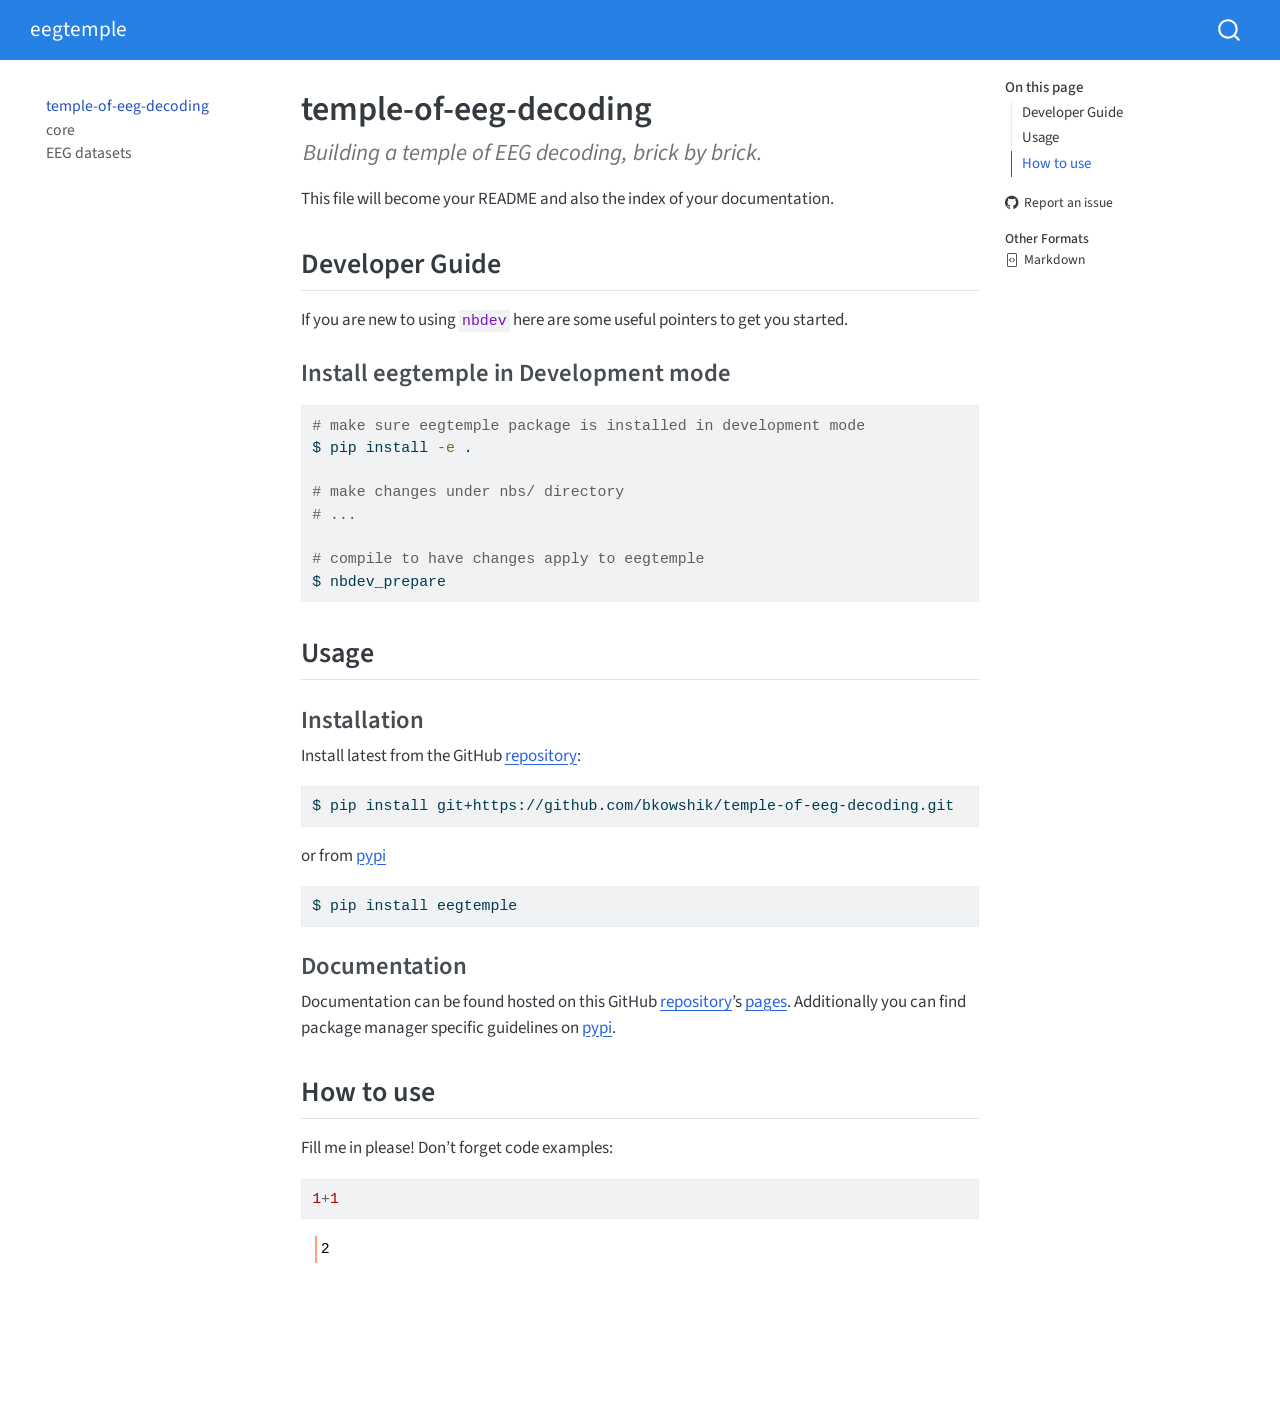
<file: index.html>
<!DOCTYPE html>
<html xmlns="http://www.w3.org/1999/xhtml" lang="en" xml:lang="en"><head>

<meta charset="utf-8">
<meta name="generator" content="quarto-1.11.9">

<meta name="viewport" content="width=device-width, initial-scale=1.0, user-scalable=yes">

<meta name="description" content="Building a temple of EEG decoding, brick by brick.">

<title>temple-of-eeg-decoding – eegtemple</title>
<style>
/* Default styles provided by pandoc.
** See https://pandoc.org/MANUAL.html#variables-for-html for config info.
*/
span.smallcaps{font-variant: small-caps;}
div.columns{display: flex; gap: 1.5em;}
div.column{flex: auto;}
@media screen {
div.columns{gap: min(4vw, 1.5em);}
div.column{overflow-x: auto;}
}
div.hanging-indent{margin-left: 1.5em; text-indent: -1.5em;}
ul.task-list{list-style: none;}
ul.task-list li input[type="checkbox"] {
  width: 0.8em;
  margin: 0 0.8em 0.2em -1em; /* quarto-specific, see https://github.com/quarto-dev/quarto-cli/issues/4556 */ 
  vertical-align: middle;
}
/* CSS for syntax highlighting */
html { -webkit-text-size-adjust: 100%; }
pre > code.sourceCode { white-space: pre; position: relative; }
pre > code.sourceCode > span { display: inline-block; line-height: 1.25; }
pre > code.sourceCode > span:empty { height: 1.2em; }
.sourceCode { overflow: visible; }
code.sourceCode > span { color: inherit; text-decoration: inherit; }
div.sourceCode { margin: 1em 0; }
pre.sourceCode { margin: 0; }
@media screen {
div.sourceCode { overflow: auto; }
}
@media print {
pre > code.sourceCode { white-space: pre-wrap; }
pre > code.sourceCode > span { text-indent: -5em; padding-left: 5em; }
}
pre.numberSource code
  { counter-reset: source-line 0; }
pre.numberSource code > span
  { position: relative; left: -4em; counter-increment: source-line; }
pre.numberSource code > span > a:first-child::before
  { content: counter(source-line);
    position: relative; left: -1em; text-align: right; vertical-align: baseline;
    border: none; display: inline-block;
    -webkit-touch-callout: none; -webkit-user-select: none;
    -khtml-user-select: none; -moz-user-select: none;
    -ms-user-select: none; user-select: none;
    padding: 0 4px; width: 4em;
  }
pre.numberSource { margin-left: 3em;  padding-left: 4px; }
div.sourceCode
  {   }
@media screen {
pre > code.sourceCode > span > a:first-child::before { text-decoration: underline; }
}
</style>


<script src="site_libs/quarto-nav/quarto-nav.js"></script>
<script src="site_libs/quarto-nav/headroom.min.js"></script>
<script src="site_libs/clipboard/clipboard.min.js"></script>
<script src="site_libs/quarto-search/autocomplete.umd.js"></script>
<script src="site_libs/quarto-search/fuse.min.js"></script>
<script src="site_libs/quarto-search/quarto-search.js"></script>
<meta name="quarto:offset" content="./">
<script src="site_libs/quarto-html/quarto.js" type="module"></script>
<script src="site_libs/quarto-html/tabsets/tabsets.js" type="module"></script>
<script src="site_libs/quarto-html/scrollable-regions/scrollable-regions.js" type="module"></script>
<script src="site_libs/quarto-html/popper.min.js"></script>
<script src="site_libs/quarto-html/tippy.umd.min.js"></script>
<script src="site_libs/quarto-html/anchor.min.js"></script>
<link href="site_libs/quarto-html/tippy.css" rel="stylesheet">
<link href="site_libs/quarto-html/quarto-syntax-highlighting-63b5708e65d6cd79cd7618c58d0c21e7.css" rel="stylesheet" id="quarto-text-highlighting-styles">
<script src="site_libs/bootstrap/bootstrap.min.js"></script>
<link href="site_libs/bootstrap/bootstrap-icons.css" rel="stylesheet">
<link href="site_libs/bootstrap/bootstrap-fd4adef244fdc67307115b663478f771.min.css" rel="stylesheet" append-hash="true" id="quarto-bootstrap" data-mode="light">
<script id="quarto-search-options" type="application/json">{
  "location": "navbar",
  "copy-button": false,
  "collapse-after": 3,
  "panel-placement": "end",
  "type": "overlay",
  "limit": 50,
  "keyboard-shortcut": [
    "f",
    "/",
    "s"
  ],
  "show-item-context": false,
  "language": {
    "search-no-results-text": "No results",
    "search-matching-documents-text": "matching documents",
    "search-copy-link-title": "Copy link to search",
    "search-hide-matches-text": "Hide additional matches",
    "search-more-match-text": "more match in this document",
    "search-more-matches-text": "more matches in this document",
    "search-clear-button-title": "Clear",
    "search-text-placeholder": "",
    "search-detached-cancel-button-title": "Cancel",
    "search-submit-button-title": "Submit",
    "search-label": "Search"
  }
}</script>


<link rel="stylesheet" href="styles.css">
<meta property="og:title" content="temple-of-eeg-decoding – eegtemple">
<meta property="og:description" content="Building a temple of EEG decoding, brick by brick.">
<meta property="og:site_name" content="eegtemple">
<meta name="twitter:title" content="temple-of-eeg-decoding – eegtemple">
<meta name="twitter:description" content="Building a temple of EEG decoding, brick by brick.">
<meta name="twitter:card" content="summary">
</head>

<body class="nav-sidebar floating nav-fixed quarto-light"><a id="quarto-skip-link" class="visually-hidden-focusable" href="#quarto-document-content">Skip to main content</a>

<div id="quarto-search-results"></div>
  <header id="quarto-header" class="headroom fixed-top">
    <nav class="navbar navbar-expand-lg " data-bs-theme="dark" aria-label="Site">
      <div class="navbar-container container-fluid">
      <div class="navbar-brand-container mx-auto">
    <a class="navbar-brand" href="./index.html">
    <span class="navbar-title">eegtemple</span>
    </a>
  </div>
        <div class="quarto-navbar-tools tools-end">
</div>
          <div id="quarto-search" class="" title="Search"></div>
      </div> <!-- /container-fluid -->
    </nav>
  <nav class="quarto-secondary-nav" aria-label="Toolbar">
    <div class="container-fluid d-flex">
      <button type="button" class="quarto-btn-toggle btn" data-bs-toggle="collapse" role="button" data-bs-target=".quarto-sidebar-collapse-item" aria-controls="quarto-sidebar" aria-expanded="false" aria-label="Toggle sidebar navigation" onclick="if (window.quartoToggleHeadroom) { window.quartoToggleHeadroom(); }">
        <i class="bi bi-layout-text-sidebar-reverse"></i>
      </button>
        <nav class="quarto-page-breadcrumbs" aria-label="Breadcrumbs"><ol class="breadcrumb"><li class="breadcrumb-item"><a href="./index.html">temple-of-eeg-decoding</a></li></ol></nav>
        <a class="flex-grow-1" data-bs-toggle="collapse" data-bs-target=".quarto-sidebar-collapse-item" onclick="if (window.quartoToggleHeadroom) { window.quartoToggleHeadroom(); }">      
        </a>
    </div>
  </nav>
</header>
<!-- content -->
<div id="quarto-content" class="quarto-container page-columns page-rows-contents page-layout-article page-navbar">
<!-- sidebar -->
  <nav id="quarto-sidebar" class="sidebar collapse collapse-horizontal quarto-sidebar-collapse-item sidebar-navigation floating overflow-auto" aria-label="Section">
    <div class="sidebar-menu-container"> 
    <ul class="list-unstyled mt-1">
        <li class="sidebar-item">
  <div class="sidebar-item-container"> 
  <a href="./index.html" class="sidebar-item-text sidebar-link active">
 <span class="menu-text">temple-of-eeg-decoding</span></a>
  </div>
</li>
        <li class="sidebar-item">
  <div class="sidebar-item-container"> 
  <a href="./core.html" class="sidebar-item-text sidebar-link">
 <span class="menu-text">core</span></a>
  </div>
</li>
        <li class="sidebar-item">
  <div class="sidebar-item-container"> 
  <a href="./datasets.html" class="sidebar-item-text sidebar-link">
 <span class="menu-text">EEG datasets</span></a>
  </div>
</li>
    </ul>
    </div>
</nav>
<div id="quarto-sidebar-glass" class="quarto-sidebar-collapse-item" data-bs-toggle="collapse" data-bs-target=".quarto-sidebar-collapse-item"></div>
<!-- margin-sidebar -->
    <div id="quarto-margin-sidebar" class="sidebar margin-sidebar">
        <nav id="TOC" role="doc-toc" aria-labelledby="toc-title" class="toc-active">
    <h2 id="toc-title">On this page</h2>
   
  <ul>
  <li><a href="#developer-guide" id="toc-developer-guide" class="nav-link active" data-scroll-target="#developer-guide">Developer Guide</a>
  <ul class="collapse">
  <li><a href="#install-eegtemple-in-development-mode" id="toc-install-eegtemple-in-development-mode" class="nav-link" data-scroll-target="#install-eegtemple-in-development-mode">Install eegtemple in Development mode</a></li>
  </ul></li>
  <li><a href="#usage" id="toc-usage" class="nav-link" data-scroll-target="#usage">Usage</a>
  <ul class="collapse">
  <li><a href="#installation" id="toc-installation" class="nav-link" data-scroll-target="#installation">Installation</a></li>
  <li><a href="#documentation" id="toc-documentation" class="nav-link" data-scroll-target="#documentation">Documentation</a></li>
  </ul></li>
  <li><a href="#how-to-use" id="toc-how-to-use" class="nav-link" data-scroll-target="#how-to-use">How to use</a></li>
  </ul>
<div class="toc-actions"><ul><li><a href="https://github.com/bkowshik/temple-of-eeg-decoding/issues/new" class="toc-action"><i class="bi bi-github"></i>Report an issue</a></li></ul></div><div class="quarto-alternate-formats"><h2>Other Formats</h2><ul><li><a href="index.html.md"><i class="bi bi-file-code"></i>Markdown</a></li></ul></div></nav>
    </div>
<!-- main -->
<main class="content" id="quarto-document-content" tabindex="-1">

<header id="title-block-header" class="quarto-title-block default">
<div class="quarto-title">
<h1 class="title">temple-of-eeg-decoding</h1>
</div>

<div>
  <div class="description">
    Building a temple of EEG decoding, brick by brick.
  </div>
</div>


<div class="quarto-title-meta">

    
  
    
  </div>
  


</header>


<!-- WARNING: THIS FILE WAS AUTOGENERATED! DO NOT EDIT! -->
<p>This file will become your README and also the index of your documentation.</p>
<section id="developer-guide" class="level2">
<h2 class="anchored" data-anchor-id="developer-guide">Developer Guide</h2>
<p>If you are new to using <code>nbdev</code> here are some useful pointers to get you started.</p>
<section id="install-eegtemple-in-development-mode" class="level3">
<h3 class="anchored" data-anchor-id="install-eegtemple-in-development-mode">Install eegtemple in Development mode</h3>
<div class="code-copy-outer-scaffold"><div class="sourceCode" id="cb1"><pre class="sourceCode sh code-with-copy"><code class="sourceCode bash"><span id="cb1-1"><a href="#cb1-1" aria-hidden="true" tabindex="-1"></a><span class="co"># make sure eegtemple package is installed in development mode</span></span>
<span id="cb1-2"><a href="#cb1-2" aria-hidden="true" tabindex="-1"></a><span class="ex">$</span> pip install <span class="at">-e</span> .</span>
<span id="cb1-3"><a href="#cb1-3" aria-hidden="true" tabindex="-1"></a></span>
<span id="cb1-4"><a href="#cb1-4" aria-hidden="true" tabindex="-1"></a><span class="co"># make changes under nbs/ directory</span></span>
<span id="cb1-5"><a href="#cb1-5" aria-hidden="true" tabindex="-1"></a><span class="co"># ...</span></span>
<span id="cb1-6"><a href="#cb1-6" aria-hidden="true" tabindex="-1"></a></span>
<span id="cb1-7"><a href="#cb1-7" aria-hidden="true" tabindex="-1"></a><span class="co"># compile to have changes apply to eegtemple</span></span>
<span id="cb1-8"><a href="#cb1-8" aria-hidden="true" tabindex="-1"></a><span class="ex">$</span> nbdev_prepare</span></code></pre></div><button title="Copy to Clipboard" class="code-copy-button"><i class="bi"></i></button></div>
</section>
</section>
<section id="usage" class="level2">
<h2 class="anchored" data-anchor-id="usage">Usage</h2>
<section id="installation" class="level3">
<h3 class="anchored" data-anchor-id="installation">Installation</h3>
<p>Install latest from the GitHub <a href="https://github.com/bkowshik/temple-of-eeg-decoding">repository</a>:</p>
<div class="code-copy-outer-scaffold"><div class="sourceCode" id="cb2"><pre class="sourceCode sh code-with-copy"><code class="sourceCode bash"><span id="cb2-1"><a href="#cb2-1" aria-hidden="true" tabindex="-1"></a><span class="ex">$</span> pip install git+https://github.com/bkowshik/temple-of-eeg-decoding.git</span></code></pre></div><button title="Copy to Clipboard" class="code-copy-button"><i class="bi"></i></button></div>
<p>or from <a href="https://pypi.org/project/eegtemple/">pypi</a></p>
<div class="code-copy-outer-scaffold"><div class="sourceCode" id="cb3"><pre class="sourceCode sh code-with-copy"><code class="sourceCode bash"><span id="cb3-1"><a href="#cb3-1" aria-hidden="true" tabindex="-1"></a><span class="ex">$</span> pip install eegtemple</span></code></pre></div><button title="Copy to Clipboard" class="code-copy-button"><i class="bi"></i></button></div>
</section>
<section id="documentation" class="level3">
<h3 class="anchored" data-anchor-id="documentation">Documentation</h3>
<p>Documentation can be found hosted on this GitHub <a href="https://github.com/bkowshik/temple-of-eeg-decoding">repository</a>’s <a href="https://bkowshik.github.io/temple-of-eeg-decoding/">pages</a>. Additionally you can find package manager specific guidelines on <a href="https://pypi.org/project/eegtemple/">pypi</a>.</p>
</section>
</section>
<section id="how-to-use" class="level2">
<h2 class="anchored" data-anchor-id="how-to-use">How to use</h2>
<p>Fill me in please! Don’t forget code examples:</p>
<div id="fc295cf3" class="cell">
<div class="code-copy-outer-scaffold"><div class="sourceCode cell-code" id="cb4"><pre class="sourceCode python code-with-copy"><code class="sourceCode python"><span id="cb4-1"><a href="#cb4-1" aria-hidden="true" tabindex="-1"></a><span class="dv">1</span><span class="op">+</span><span class="dv">1</span></span></code></pre></div><button title="Copy to Clipboard" class="code-copy-button"><i class="bi"></i></button></div>
<div class="cell-output cell-output-display">
<pre><code>2</code></pre>
</div>
</div>


</section>

</main> <!-- /main -->
<script id="quarto-html-after-body" type="application/javascript">
  window.document.addEventListener("DOMContentLoaded", function (event) {
    const icon = "";
    const anchorJS = new window.AnchorJS();
    anchorJS.options = {
      placement: 'right',
      icon: icon
    };
    anchorJS.add('.anchored');
    const isCodeAnnotation = (el) => {
      for (const clz of el.classList) {
        if (clz.startsWith('code-annotation-')) {                     
          return true;
        }
      }
      return false;
    }
    const onCopySuccess = function(e) {
      // button target
      const button = e.trigger;
      // don't keep focus
      button.blur();
      // flash "checked"
      button.classList.add('code-copy-button-checked');
      var currentTitle = button.getAttribute("title");
      button.setAttribute("title", "Copied!");
      let tooltip;
      if (window.bootstrap) {
        button.setAttribute("data-bs-toggle", "tooltip");
        button.setAttribute("data-bs-placement", "left");
        button.setAttribute("data-bs-title", "Copied!");
        tooltip = new bootstrap.Tooltip(button, 
          { trigger: "manual", 
            customClass: "code-copy-button-tooltip",
            offset: [0, -8]});
        tooltip.show();    
      }
      setTimeout(function() {
        if (tooltip) {
          tooltip.hide();
          button.removeAttribute("data-bs-title");
          button.removeAttribute("data-bs-toggle");
          button.removeAttribute("data-bs-placement");
        }
        button.setAttribute("title", currentTitle);
        button.classList.remove('code-copy-button-checked');
      }, 1000);
      // clear code selection
      e.clearSelection();
    }
    const getTextToCopy = function(trigger) {
      const outerScaffold = trigger.parentElement.cloneNode(true);
      const codeEl = outerScaffold.querySelector('code');
      for (const childEl of codeEl.children) {
        if (isCodeAnnotation(childEl)) {
          childEl.remove();
        }
      }
      return codeEl.innerText;
    }
    const clipboard = new window.ClipboardJS('.code-copy-button:not([data-in-quarto-modal])', {
      text: getTextToCopy
    });
    clipboard.on('success', onCopySuccess);
    if (window.document.getElementById('quarto-embedded-source-code-modal')) {
      const clipboardModal = new window.ClipboardJS('.code-copy-button[data-in-quarto-modal]', {
        text: getTextToCopy,
        container: window.document.getElementById('quarto-embedded-source-code-modal')
      });
      clipboardModal.on('success', onCopySuccess);
    }
      var localhostRegex = new RegExp(/^(?:http|https):\/\/localhost\:?[0-9]*\//);
      var mailtoRegex = new RegExp(/^mailto:/);
        var filterRegex = new RegExp("https:\/\/bkowshik\.github\.io\/temple-of-eeg-decoding");
      var isInternal = (href) => {
          return filterRegex.test(href) || localhostRegex.test(href) || mailtoRegex.test(href);
      }
      // Inspect non-navigation links and adorn them if external
      window.quartoDecorateExternalLinks = function (root) {
     var links = (root || window.document).querySelectorAll('a[href]:not(.nav-link):not(.navbar-brand):not(.toc-action):not(.sidebar-link):not(.sidebar-item-toggle):not(.pagination-link):not(.no-external):not([aria-hidden]):not(.dropdown-item):not(.quarto-navigation-tool):not(.about-link)');
      for (var i=0; i<links.length; i++) {
        const link = links[i];
        if (!isInternal(link.href)) {
          // undo the damage that might have been done by quarto-nav.js in the case of
          // links that we want to consider external
          if (link.dataset.originalHref !== undefined) {
            link.href = link.dataset.originalHref;
          }
          if (!link.classList.contains('no-external-icon')) {
          }
        }
      }
      };
      window.quartoDecorateExternalLinks(window.document);
    // Esc closes the popup (WCAG 1.4.13) and focus leaving both trigger and
    // popup closes it (WCAG 2.4.11); tippy handles neither for interactive popups.
    const hideOnEscAndFocusOut = {
      name: 'hideOnEscAndFocusOut',
      defaultValue: true,
      fn(instance) {
        const dismiss = () => {
          // A show scheduled by the trigger delay would otherwise reopen it
          instance.clearDelayTimeouts();
          instance.hide();
        };
        const onKeyDown = (event) => {
          if (event.key !== 'Escape') {
            return;
          }
          // Keep Esc from also reaching page handlers (e.g. reveal.js overview),
          // except an open reveal.js slide menu, which Esc should close too.
          // The menu handles keys only when its keyboard option is on.
          const menuHandlesEsc = window.Reveal?.getPlugin?.('menu')?.isOpen() &&
            window.Reveal.getConfig().menu?.keyboard !== false;
          if (!menuHandlesEsc) {
            event.stopPropagation();
          }
          if (instance.popper.contains(window.document.activeElement)) {
            // Disabled while refocusing so the focus trigger does not reopen it
            instance.disable();
            instance.reference.focus();
            instance.enable();
          }
          dismiss();
        };
        const onFocusOut = (event) => {
          const target = event.relatedTarget;
          if (target && !instance.reference.contains(target) &&
              !instance.popper.contains(target)) {
            dismiss();
          }
        };
        // On the trigger too: a click trigger (code-annotations: select) has no
        // blur handling. Attached for the instance's lifetime so leaving the
        // trigger also cancels a show still pending on the trigger delay.
        instance.reference.addEventListener('focusout', onFocusOut);
        return {
          onShow() {
            window.document.addEventListener('keydown', onKeyDown, true);
            instance.popper.addEventListener('focusout', onFocusOut);
          },
          onHide() {
            window.document.removeEventListener('keydown', onKeyDown, true);
            instance.popper.removeEventListener('focusout', onFocusOut);
          },
          onDestroy() {
            instance.reference.removeEventListener('focusout', onFocusOut);
          },
        };
      },
    };
    function tippyHover(el, contentFn, onTriggerFn, onUntriggerFn) {
      const config = {
        allowHTML: true,
        maxWidth: 500,
        delay: 100,
        arrow: false,
        appendTo: function(el) {
            return el.parentElement;
        },
        interactive: true,
        interactiveBorder: 10,
        theme: 'quarto',
        placement: 'bottom-start',
        plugins: [hideOnEscAndFocusOut],
      };
      if (contentFn) {
        config.content = contentFn;
      }
      if (onTriggerFn) {
        config.onTrigger = onTriggerFn;
      }
      if (onUntriggerFn) {
        config.onUntrigger = onUntriggerFn;
      }
      window.tippy(el, config); 
    }
    const noterefs = window.document.querySelectorAll('a[role="doc-noteref"]');
    for (var i=0; i<noterefs.length; i++) {
      const ref = noterefs[i];
      tippyHover(ref, function() {
        // use id or data attribute instead here
        let href = ref.getAttribute('data-footnote-href') || ref.getAttribute('href');
        try { href = new URL(href).hash; } catch {}
        const id = href.replace(/^#\/?/, "");
        const note = window.document.getElementById(id);
        if (note) {
          return note.innerHTML;
        } else {
          return "";
        }
      });
    }
    const xrefs = window.document.querySelectorAll('a.quarto-xref');
    const processXRef = (id, note) => {
      // Strip column container classes
      const stripColumnClz = (el) => {
        el.classList.remove("page-full", "page-columns");
        if (el.children) {
          for (const child of el.children) {
            stripColumnClz(child);
          }
        }
      }
      stripColumnClz(note)
      if (id === null || id.startsWith('sec-')) {
        // Special case sections, only their first couple elements
        const container = document.createElement("div");
        if (note.children && note.children.length > 2) {
          container.appendChild(note.children[0].cloneNode(true));
          for (let i = 1; i < note.children.length; i++) {
            const child = note.children[i];
            if (child.tagName === "P" && child.innerText === "") {
              continue;
            } else {
              container.appendChild(child.cloneNode(true));
              break;
            }
          }
          if (window.Quarto?.typesetMath) {
            window.Quarto.typesetMath(container);
          }
          return container.innerHTML
        } else {
          if (window.Quarto?.typesetMath) {
            window.Quarto.typesetMath(note);
          }
          return note.innerHTML;
        }
      } else {
        // Remove any anchor links if they are present
        const anchorLink = note.querySelector('a.anchorjs-link');
        if (anchorLink) {
          anchorLink.remove();
        }
        if (window.Quarto?.typesetMath) {
          window.Quarto.typesetMath(note);
        }
        if (note.classList.contains("callout")) {
          return note.outerHTML;
        } else {
          return note.innerHTML;
        }
      }
    }
    for (var i=0; i<xrefs.length; i++) {
      const xref = xrefs[i];
      tippyHover(xref, undefined, function(instance) {
        instance.disable();
        let url = xref.getAttribute('href');
        let hash = undefined; 
        if (url.startsWith('#')) {
          hash = url;
        } else {
          try { hash = new URL(url).hash; } catch {}
        }
        if (hash) {
          const id = hash.replace(/^#\/?/, "");
          const note = window.document.getElementById(id);
          if (note !== null) {
            try {
              const html = processXRef(id, note.cloneNode(true));
              instance.setContent(html);
            } finally {
              instance.enable();
              instance.show();
            }
          } else {
            // See if we can fetch this
            fetch(url.split('#')[0])
            .then(res => res.text())
            .then(html => {
              const parser = new DOMParser();
              const htmlDoc = parser.parseFromString(html, "text/html");
              const note = htmlDoc.getElementById(id);
              if (note !== null) {
                const html = processXRef(id, note);
                instance.setContent(html);
              } 
            }).finally(() => {
              instance.enable();
              instance.show();
            });
          }
        } else {
          // See if we can fetch a full url (with no hash to target)
          // This is a special case and we should probably do some content thinning / targeting
          fetch(url)
          .then(res => res.text())
          .then(html => {
            const parser = new DOMParser();
            const htmlDoc = parser.parseFromString(html, "text/html");
            const note = htmlDoc.querySelector('main.content');
            if (note !== null) {
              // This should only happen for chapter cross references
              // (since there is no id in the URL)
              // remove the first header
              if (note.children.length > 0 && note.children[0].tagName === "HEADER") {
                note.children[0].remove();
              }
              const html = processXRef(null, note);
              instance.setContent(html);
            } 
          }).finally(() => {
            instance.enable();
            instance.show();
          });
        }
      }, function(instance) {
      });
    }
        let selectedAnnoteEl;
        const selectorForAnnotation = ( cell, annotation) => {
          let cellAttr = 'data-code-cell="' + cell + '"';
          let lineAttr = 'data-code-annotation="' +  annotation + '"';
          const selector = 'span[' + cellAttr + '][' + lineAttr + ']';
          return selector;
        }
        const selectCodeLines = (annoteEl) => {
          const doc = window.document;
          const targetCell = annoteEl.getAttribute("data-target-cell");
          const targetAnnotation = annoteEl.getAttribute("data-target-annotation");
          const annoteSpan = window.document.querySelector(selectorForAnnotation(targetCell, targetAnnotation));
          const lines = annoteSpan.getAttribute("data-code-lines").split(",");
          const lineIds = lines.map((line) => {
            return targetCell + "-" + line;
          })
          // Each band is positioned against its own containing block, which is
          // not the offsetParent of the lines, so place it from client rects.
          const placeBand = (band, firstEl, lastEl, codeBlock) => {
            const container = band.offsetParent;
            if (container === null) {
              return;
            }
            const containerRect = container.getBoundingClientRect();
            // Reveal.js scales slides with a transform, so convert client
            // pixels back to the CSS pixels of the container.
            const scale = containerRect.height / container.offsetHeight || 1;
            const firstRect = firstEl.getBoundingClientRect();
            const lastRect = lastEl.getBoundingClientRect();
            const top = (firstRect.top - containerRect.top) / scale - container.clientTop + container.scrollTop;
            const height = (lastRect.bottom - firstRect.top) / scale;
            band.style.top = top - 2 + "px";
            band.style.height = height + 4 + "px";
            if (codeBlock) {
              // Without the copy button wrapper, the containing block is wider
              // than the code block, so span the code block explicitly.
              const blockRect = codeBlock.getBoundingClientRect();
              band.style.left = (blockRect.left - containerRect.left) / scale - container.clientLeft + container.scrollLeft + "px";
              band.style.width = blockRect.width / scale + "px";
            }
          };
          if (lineIds.length > 0) {
            const el = window.document.getElementById(lineIds[0]);
            const lastEl = window.document.getElementById(lineIds[lineIds.length - 1]);
            const parent = el.parentElement.parentElement;
            // cook up a div (if necessary) and position it
            let div = window.document.getElementById("code-annotation-line-highlight");
            if (div === null) {
              div = window.document.createElement("div");
              div.setAttribute("id", "code-annotation-line-highlight");
              div.style.position = 'absolute';
              parent.appendChild(div);
            }
            placeBand(div, el, lastEl, parent.closest("div.sourceCode") || parent);
            let gutterDiv = window.document.getElementById("code-annotation-line-highlight-gutter");
            if (gutterDiv === null) {
              gutterDiv = window.document.createElement("div");
              gutterDiv.setAttribute("id", "code-annotation-line-highlight-gutter");
              gutterDiv.style.position = 'absolute';
              const codeCell = window.document.getElementById(targetCell);
              const gutter = codeCell.querySelector('.code-annotation-gutter');
              gutter.appendChild(gutterDiv);
            }
            placeBand(gutterDiv, el, lastEl);
            selectedAnnoteEl = annoteEl;
          }
        };
        const unselectCodeLines = () => {
          const elementsIds = ["code-annotation-line-highlight", "code-annotation-line-highlight-gutter"];
          elementsIds.forEach((elId) => {
            const div = window.document.getElementById(elId);
            if (div) {
              div.remove();
            }
          });
          selectedAnnoteEl = undefined;
        };
          // Handle positioning of the toggle
      window.addEventListener(
        "resize",
        throttle(() => {
          elRect = undefined;
          if (selectedAnnoteEl) {
            selectCodeLines(selectedAnnoteEl);
          }
        }, 10)
      );
      function throttle(fn, ms) {
      let throttle = false;
      let timer;
        return (...args) => {
          if(!throttle) { // first call gets through
              fn.apply(this, args);
              throttle = true;
          } else { // all the others get throttled
              if(timer) clearTimeout(timer); // cancel #2
              timer = setTimeout(() => {
                fn.apply(this, args);
                timer = throttle = false;
              }, ms);
          }
        };
      }
        // Attach click handler to the DT
        const annoteDls = window.document.querySelectorAll('dt[data-target-cell]');
        for (const annoteDlNode of annoteDls) {
          annoteDlNode.addEventListener('click', (event) => {
            const clickedEl = event.target;
            if (clickedEl !== selectedAnnoteEl) {
              unselectCodeLines();
              const activeEl = window.document.querySelector('dt[data-target-cell].code-annotation-active');
              if (activeEl) {
                activeEl.classList.remove('code-annotation-active');
              }
              selectCodeLines(clickedEl);
              clickedEl.classList.add('code-annotation-active');
            } else {
              // Unselect the line
              unselectCodeLines();
              clickedEl.classList.remove('code-annotation-active');
            }
          });
        }
    const findCites = (el) => {
      const parentEl = el.parentElement;
      if (parentEl) {
        const cites = parentEl.dataset.cites;
        if (cites) {
          return {
            el,
            cites: cites.split(' ')
          };
        } else {
          return findCites(el.parentElement)
        }
      } else {
        return undefined;
      }
    };
    var bibliorefs = window.document.querySelectorAll('a[role="doc-biblioref"]');
    for (var i=0; i<bibliorefs.length; i++) {
      const ref = bibliorefs[i];
      const citeInfo = findCites(ref);
      if (citeInfo) {
        tippyHover(citeInfo.el, function() {
          var popup = window.document.createElement('div');
          citeInfo.cites.forEach(function(cite) {
            var citeDiv = window.document.createElement('div');
            citeDiv.classList.add('hanging-indent');
            citeDiv.classList.add('csl-entry');
            var biblioDiv = window.document.getElementById('ref-' + cite);
            if (biblioDiv) {
              citeDiv.innerHTML = biblioDiv.innerHTML;
            }
            popup.appendChild(citeDiv);
          });
          return popup.innerHTML;
        });
      }
    }
  });
  </script>
  <script type="application/javascript">
  window.quartoScrollableRegionsLabels = {"code":"Scrollable code","output":"Scrollable output"};
  </script>
</div> <!-- /content -->




<footer class="footer"><div class="nav-footer"><div class="nav-footer-center"><div class="toc-actions d-sm-block d-md-none"><ul><li><a href="https://github.com/bkowshik/temple-of-eeg-decoding/issues/new" class="toc-action"><i class="bi bi-github"></i>Report an issue</a></li></ul></div></div></div></footer></body></html>
</file>
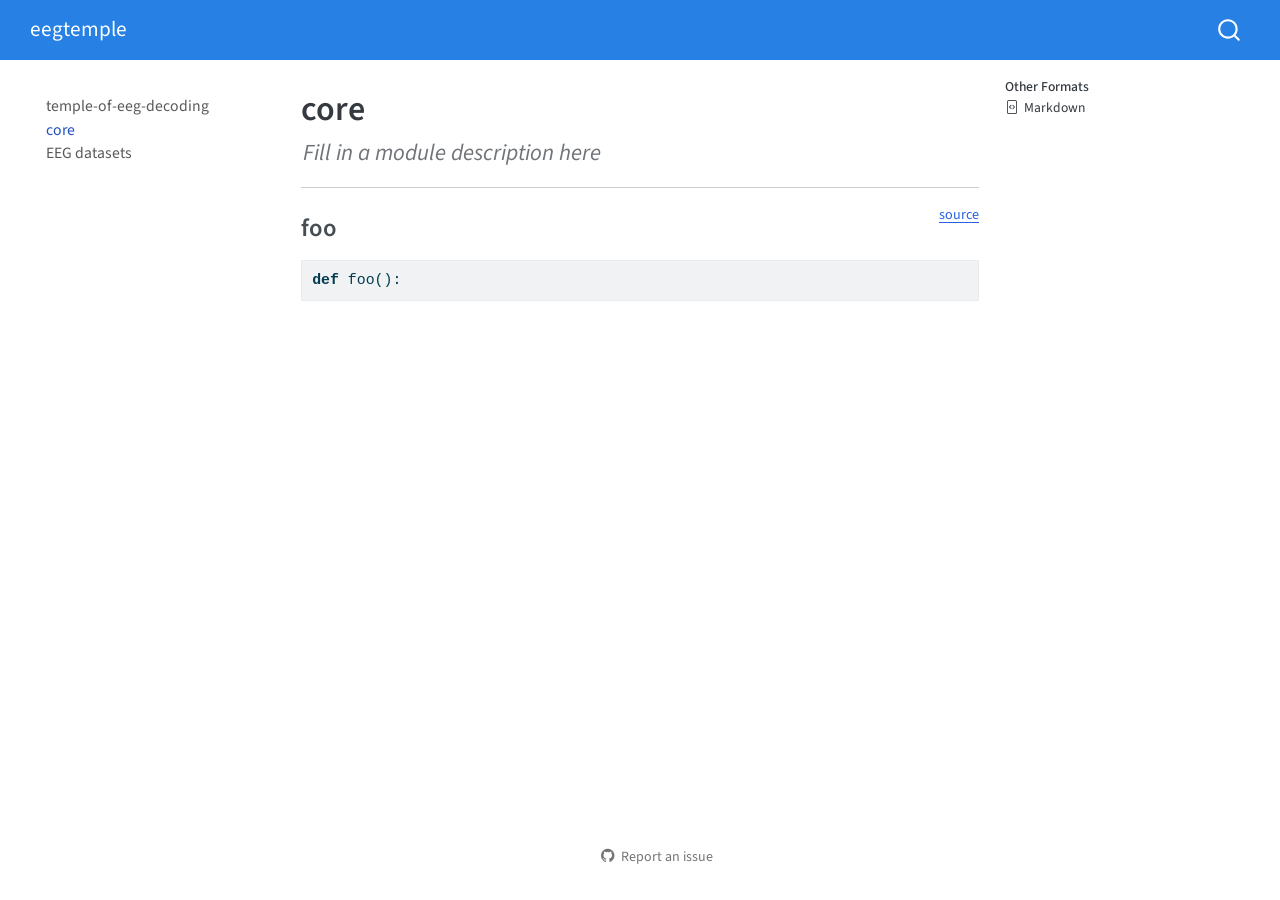
<file: core.html>
<!DOCTYPE html>
<html xmlns="http://www.w3.org/1999/xhtml" lang="en" xml:lang="en"><head>

<meta charset="utf-8">
<meta name="generator" content="quarto-1.11.9">

<meta name="viewport" content="width=device-width, initial-scale=1.0, user-scalable=yes">

<meta name="description" content="Fill in a module description here">

<title>core – eegtemple</title>
<style>
/* Default styles provided by pandoc.
** See https://pandoc.org/MANUAL.html#variables-for-html for config info.
*/
span.smallcaps{font-variant: small-caps;}
div.columns{display: flex; gap: 1.5em;}
div.column{flex: auto;}
@media screen {
div.columns{gap: min(4vw, 1.5em);}
div.column{overflow-x: auto;}
}
div.hanging-indent{margin-left: 1.5em; text-indent: -1.5em;}
ul.task-list{list-style: none;}
ul.task-list li input[type="checkbox"] {
  width: 0.8em;
  margin: 0 0.8em 0.2em -1em; /* quarto-specific, see https://github.com/quarto-dev/quarto-cli/issues/4556 */ 
  vertical-align: middle;
}
/* CSS for syntax highlighting */
html { -webkit-text-size-adjust: 100%; }
pre > code.sourceCode { white-space: pre; position: relative; }
pre > code.sourceCode > span { display: inline-block; line-height: 1.25; }
pre > code.sourceCode > span:empty { height: 1.2em; }
.sourceCode { overflow: visible; }
code.sourceCode > span { color: inherit; text-decoration: inherit; }
div.sourceCode { margin: 1em 0; }
pre.sourceCode { margin: 0; }
@media screen {
div.sourceCode { overflow: auto; }
}
@media print {
pre > code.sourceCode { white-space: pre-wrap; }
pre > code.sourceCode > span { text-indent: -5em; padding-left: 5em; }
}
pre.numberSource code
  { counter-reset: source-line 0; }
pre.numberSource code > span
  { position: relative; left: -4em; counter-increment: source-line; }
pre.numberSource code > span > a:first-child::before
  { content: counter(source-line);
    position: relative; left: -1em; text-align: right; vertical-align: baseline;
    border: none; display: inline-block;
    -webkit-touch-callout: none; -webkit-user-select: none;
    -khtml-user-select: none; -moz-user-select: none;
    -ms-user-select: none; user-select: none;
    padding: 0 4px; width: 4em;
  }
pre.numberSource { margin-left: 3em;  padding-left: 4px; }
div.sourceCode
  {   }
@media screen {
pre > code.sourceCode > span > a:first-child::before { text-decoration: underline; }
}
</style>


<script src="site_libs/quarto-nav/quarto-nav.js"></script>
<script src="site_libs/quarto-nav/headroom.min.js"></script>
<script src="site_libs/clipboard/clipboard.min.js"></script>
<script src="site_libs/quarto-search/autocomplete.umd.js"></script>
<script src="site_libs/quarto-search/fuse.min.js"></script>
<script src="site_libs/quarto-search/quarto-search.js"></script>
<meta name="quarto:offset" content="./">
<script src="site_libs/quarto-html/quarto.js" type="module"></script>
<script src="site_libs/quarto-html/tabsets/tabsets.js" type="module"></script>
<script src="site_libs/quarto-html/scrollable-regions/scrollable-regions.js" type="module"></script>
<script src="site_libs/quarto-html/popper.min.js"></script>
<script src="site_libs/quarto-html/tippy.umd.min.js"></script>
<script src="site_libs/quarto-html/anchor.min.js"></script>
<link href="site_libs/quarto-html/tippy.css" rel="stylesheet">
<link href="site_libs/quarto-html/quarto-syntax-highlighting-63b5708e65d6cd79cd7618c58d0c21e7.css" rel="stylesheet" id="quarto-text-highlighting-styles">
<script src="site_libs/bootstrap/bootstrap.min.js"></script>
<link href="site_libs/bootstrap/bootstrap-icons.css" rel="stylesheet">
<link href="site_libs/bootstrap/bootstrap-fd4adef244fdc67307115b663478f771.min.css" rel="stylesheet" append-hash="true" id="quarto-bootstrap" data-mode="light">
<script id="quarto-search-options" type="application/json">{
  "location": "navbar",
  "copy-button": false,
  "collapse-after": 3,
  "panel-placement": "end",
  "type": "overlay",
  "limit": 50,
  "keyboard-shortcut": [
    "f",
    "/",
    "s"
  ],
  "show-item-context": false,
  "language": {
    "search-no-results-text": "No results",
    "search-matching-documents-text": "matching documents",
    "search-copy-link-title": "Copy link to search",
    "search-hide-matches-text": "Hide additional matches",
    "search-more-match-text": "more match in this document",
    "search-more-matches-text": "more matches in this document",
    "search-clear-button-title": "Clear",
    "search-text-placeholder": "",
    "search-detached-cancel-button-title": "Cancel",
    "search-submit-button-title": "Submit",
    "search-label": "Search"
  }
}</script>


<link rel="stylesheet" href="styles.css">
<meta property="og:title" content="core – eegtemple">
<meta property="og:description" content="Fill in a module description here">
<meta property="og:site_name" content="eegtemple">
<meta name="twitter:title" content="core – eegtemple">
<meta name="twitter:description" content="Fill in a module description here">
<meta name="twitter:card" content="summary">
</head>

<body class="nav-sidebar floating nav-fixed quarto-light"><a id="quarto-skip-link" class="visually-hidden-focusable" href="#quarto-document-content">Skip to main content</a>

<div id="quarto-search-results"></div>
  <header id="quarto-header" class="headroom fixed-top">
    <nav class="navbar navbar-expand-lg " data-bs-theme="dark" aria-label="Site">
      <div class="navbar-container container-fluid">
      <div class="navbar-brand-container mx-auto">
    <a class="navbar-brand" href="./index.html">
    <span class="navbar-title">eegtemple</span>
    </a>
  </div>
        <div class="quarto-navbar-tools tools-end">
</div>
          <div id="quarto-search" class="" title="Search"></div>
      </div> <!-- /container-fluid -->
    </nav>
  <nav class="quarto-secondary-nav" aria-label="Toolbar">
    <div class="container-fluid d-flex">
      <button type="button" class="quarto-btn-toggle btn" data-bs-toggle="collapse" role="button" data-bs-target=".quarto-sidebar-collapse-item" aria-controls="quarto-sidebar" aria-expanded="false" aria-label="Toggle sidebar navigation" onclick="if (window.quartoToggleHeadroom) { window.quartoToggleHeadroom(); }">
        <i class="bi bi-layout-text-sidebar-reverse"></i>
      </button>
        <nav class="quarto-page-breadcrumbs" aria-label="Breadcrumbs"><ol class="breadcrumb"><li class="breadcrumb-item"><a href="./core.html">core</a></li></ol></nav>
        <a class="flex-grow-1" data-bs-toggle="collapse" data-bs-target=".quarto-sidebar-collapse-item" onclick="if (window.quartoToggleHeadroom) { window.quartoToggleHeadroom(); }">      
        </a>
    </div>
  </nav>
</header>
<!-- content -->
<div id="quarto-content" class="quarto-container page-columns page-rows-contents page-layout-article page-navbar">
<!-- sidebar -->
  <nav id="quarto-sidebar" class="sidebar collapse collapse-horizontal quarto-sidebar-collapse-item sidebar-navigation floating overflow-auto" aria-label="Section">
    <div class="sidebar-menu-container"> 
    <ul class="list-unstyled mt-1">
        <li class="sidebar-item">
  <div class="sidebar-item-container"> 
  <a href="./index.html" class="sidebar-item-text sidebar-link">
 <span class="menu-text">temple-of-eeg-decoding</span></a>
  </div>
</li>
        <li class="sidebar-item">
  <div class="sidebar-item-container"> 
  <a href="./core.html" class="sidebar-item-text sidebar-link active">
 <span class="menu-text">core</span></a>
  </div>
</li>
        <li class="sidebar-item">
  <div class="sidebar-item-container"> 
  <a href="./datasets.html" class="sidebar-item-text sidebar-link">
 <span class="menu-text">EEG datasets</span></a>
  </div>
</li>
    </ul>
    </div>
</nav>
<div id="quarto-sidebar-glass" class="quarto-sidebar-collapse-item" data-bs-toggle="collapse" data-bs-target=".quarto-sidebar-collapse-item"></div>
<!-- margin-sidebar -->
    <div id="quarto-margin-sidebar" class="sidebar margin-sidebar">
        
    <div class="quarto-alternate-formats"><h2>Other Formats</h2><ul><li><a href="core.html.md"><i class="bi bi-file-code"></i>Markdown</a></li></ul></div></div>
<!-- main -->
<main class="content" id="quarto-document-content" tabindex="-1">

<header id="title-block-header" class="quarto-title-block default">
<div class="quarto-title">
<h1 class="title">core</h1>
</div>

<div>
  <div class="description">
    Fill in a module description here
  </div>
</div>


<div class="quarto-title-meta">

    
  
    
  </div>
  


</header>


<!-- WARNING: THIS FILE WAS AUTOGENERATED! DO NOT EDIT! -->
<div id="4b116a64" class="cell" data-quarto-private-1="{&quot;key&quot;:&quot;execution&quot;,&quot;value&quot;:{&quot;iopub.execute_input&quot;:&quot;2026-11-03T16:44:20.591757+00:00&quot;,&quot;shell.execute_reply&quot;:&quot;2026-11-03T16:44:20.676279+00:00&quot;,&quot;total&quot;:0.08452790200000493}}" data-execution_count="3">
<hr>
<p><a href="https://github.com/bkowshik/temple-of-eeg-decoding/blob/main/eegtemple/core.py#L11" target="_blank" style="float:right; font-size:smaller">source</a></p>
<section id="foo" class="level3">
<h3 class="anchored" data-anchor-id="foo">foo</h3>
<div class="code-copy-outer-scaffold"><div class="sourceCode" id="cb1"><pre class="sourceCode python code-with-copy"><code class="sourceCode python"><span id="cb1-1"><a href="#cb1-1" aria-hidden="true" tabindex="-1"></a><span class="kw">def</span> foo():</span></code></pre></div><button title="Copy to Clipboard" class="code-copy-button"><i class="bi"></i></button></div>
</section>
</div>



</main> <!-- /main -->
<script id="quarto-html-after-body" type="application/javascript">
  window.document.addEventListener("DOMContentLoaded", function (event) {
    const icon = "";
    const anchorJS = new window.AnchorJS();
    anchorJS.options = {
      placement: 'right',
      icon: icon
    };
    anchorJS.add('.anchored');
    const isCodeAnnotation = (el) => {
      for (const clz of el.classList) {
        if (clz.startsWith('code-annotation-')) {                     
          return true;
        }
      }
      return false;
    }
    const onCopySuccess = function(e) {
      // button target
      const button = e.trigger;
      // don't keep focus
      button.blur();
      // flash "checked"
      button.classList.add('code-copy-button-checked');
      var currentTitle = button.getAttribute("title");
      button.setAttribute("title", "Copied!");
      let tooltip;
      if (window.bootstrap) {
        button.setAttribute("data-bs-toggle", "tooltip");
        button.setAttribute("data-bs-placement", "left");
        button.setAttribute("data-bs-title", "Copied!");
        tooltip = new bootstrap.Tooltip(button, 
          { trigger: "manual", 
            customClass: "code-copy-button-tooltip",
            offset: [0, -8]});
        tooltip.show();    
      }
      setTimeout(function() {
        if (tooltip) {
          tooltip.hide();
          button.removeAttribute("data-bs-title");
          button.removeAttribute("data-bs-toggle");
          button.removeAttribute("data-bs-placement");
        }
        button.setAttribute("title", currentTitle);
        button.classList.remove('code-copy-button-checked');
      }, 1000);
      // clear code selection
      e.clearSelection();
    }
    const getTextToCopy = function(trigger) {
      const outerScaffold = trigger.parentElement.cloneNode(true);
      const codeEl = outerScaffold.querySelector('code');
      for (const childEl of codeEl.children) {
        if (isCodeAnnotation(childEl)) {
          childEl.remove();
        }
      }
      return codeEl.innerText;
    }
    const clipboard = new window.ClipboardJS('.code-copy-button:not([data-in-quarto-modal])', {
      text: getTextToCopy
    });
    clipboard.on('success', onCopySuccess);
    if (window.document.getElementById('quarto-embedded-source-code-modal')) {
      const clipboardModal = new window.ClipboardJS('.code-copy-button[data-in-quarto-modal]', {
        text: getTextToCopy,
        container: window.document.getElementById('quarto-embedded-source-code-modal')
      });
      clipboardModal.on('success', onCopySuccess);
    }
      var localhostRegex = new RegExp(/^(?:http|https):\/\/localhost\:?[0-9]*\//);
      var mailtoRegex = new RegExp(/^mailto:/);
        var filterRegex = new RegExp("https:\/\/bkowshik\.github\.io\/temple-of-eeg-decoding");
      var isInternal = (href) => {
          return filterRegex.test(href) || localhostRegex.test(href) || mailtoRegex.test(href);
      }
      // Inspect non-navigation links and adorn them if external
      window.quartoDecorateExternalLinks = function (root) {
     var links = (root || window.document).querySelectorAll('a[href]:not(.nav-link):not(.navbar-brand):not(.toc-action):not(.sidebar-link):not(.sidebar-item-toggle):not(.pagination-link):not(.no-external):not([aria-hidden]):not(.dropdown-item):not(.quarto-navigation-tool):not(.about-link)');
      for (var i=0; i<links.length; i++) {
        const link = links[i];
        if (!isInternal(link.href)) {
          // undo the damage that might have been done by quarto-nav.js in the case of
          // links that we want to consider external
          if (link.dataset.originalHref !== undefined) {
            link.href = link.dataset.originalHref;
          }
          if (!link.classList.contains('no-external-icon')) {
          }
        }
      }
      };
      window.quartoDecorateExternalLinks(window.document);
    // Esc closes the popup (WCAG 1.4.13) and focus leaving both trigger and
    // popup closes it (WCAG 2.4.11); tippy handles neither for interactive popups.
    const hideOnEscAndFocusOut = {
      name: 'hideOnEscAndFocusOut',
      defaultValue: true,
      fn(instance) {
        const dismiss = () => {
          // A show scheduled by the trigger delay would otherwise reopen it
          instance.clearDelayTimeouts();
          instance.hide();
        };
        const onKeyDown = (event) => {
          if (event.key !== 'Escape') {
            return;
          }
          // Keep Esc from also reaching page handlers (e.g. reveal.js overview),
          // except an open reveal.js slide menu, which Esc should close too.
          // The menu handles keys only when its keyboard option is on.
          const menuHandlesEsc = window.Reveal?.getPlugin?.('menu')?.isOpen() &&
            window.Reveal.getConfig().menu?.keyboard !== false;
          if (!menuHandlesEsc) {
            event.stopPropagation();
          }
          if (instance.popper.contains(window.document.activeElement)) {
            // Disabled while refocusing so the focus trigger does not reopen it
            instance.disable();
            instance.reference.focus();
            instance.enable();
          }
          dismiss();
        };
        const onFocusOut = (event) => {
          const target = event.relatedTarget;
          if (target && !instance.reference.contains(target) &&
              !instance.popper.contains(target)) {
            dismiss();
          }
        };
        // On the trigger too: a click trigger (code-annotations: select) has no
        // blur handling. Attached for the instance's lifetime so leaving the
        // trigger also cancels a show still pending on the trigger delay.
        instance.reference.addEventListener('focusout', onFocusOut);
        return {
          onShow() {
            window.document.addEventListener('keydown', onKeyDown, true);
            instance.popper.addEventListener('focusout', onFocusOut);
          },
          onHide() {
            window.document.removeEventListener('keydown', onKeyDown, true);
            instance.popper.removeEventListener('focusout', onFocusOut);
          },
          onDestroy() {
            instance.reference.removeEventListener('focusout', onFocusOut);
          },
        };
      },
    };
    function tippyHover(el, contentFn, onTriggerFn, onUntriggerFn) {
      const config = {
        allowHTML: true,
        maxWidth: 500,
        delay: 100,
        arrow: false,
        appendTo: function(el) {
            return el.parentElement;
        },
        interactive: true,
        interactiveBorder: 10,
        theme: 'quarto',
        placement: 'bottom-start',
        plugins: [hideOnEscAndFocusOut],
      };
      if (contentFn) {
        config.content = contentFn;
      }
      if (onTriggerFn) {
        config.onTrigger = onTriggerFn;
      }
      if (onUntriggerFn) {
        config.onUntrigger = onUntriggerFn;
      }
      window.tippy(el, config); 
    }
    const noterefs = window.document.querySelectorAll('a[role="doc-noteref"]');
    for (var i=0; i<noterefs.length; i++) {
      const ref = noterefs[i];
      tippyHover(ref, function() {
        // use id or data attribute instead here
        let href = ref.getAttribute('data-footnote-href') || ref.getAttribute('href');
        try { href = new URL(href).hash; } catch {}
        const id = href.replace(/^#\/?/, "");
        const note = window.document.getElementById(id);
        if (note) {
          return note.innerHTML;
        } else {
          return "";
        }
      });
    }
    const xrefs = window.document.querySelectorAll('a.quarto-xref');
    const processXRef = (id, note) => {
      // Strip column container classes
      const stripColumnClz = (el) => {
        el.classList.remove("page-full", "page-columns");
        if (el.children) {
          for (const child of el.children) {
            stripColumnClz(child);
          }
        }
      }
      stripColumnClz(note)
      if (id === null || id.startsWith('sec-')) {
        // Special case sections, only their first couple elements
        const container = document.createElement("div");
        if (note.children && note.children.length > 2) {
          container.appendChild(note.children[0].cloneNode(true));
          for (let i = 1; i < note.children.length; i++) {
            const child = note.children[i];
            if (child.tagName === "P" && child.innerText === "") {
              continue;
            } else {
              container.appendChild(child.cloneNode(true));
              break;
            }
          }
          if (window.Quarto?.typesetMath) {
            window.Quarto.typesetMath(container);
          }
          return container.innerHTML
        } else {
          if (window.Quarto?.typesetMath) {
            window.Quarto.typesetMath(note);
          }
          return note.innerHTML;
        }
      } else {
        // Remove any anchor links if they are present
        const anchorLink = note.querySelector('a.anchorjs-link');
        if (anchorLink) {
          anchorLink.remove();
        }
        if (window.Quarto?.typesetMath) {
          window.Quarto.typesetMath(note);
        }
        if (note.classList.contains("callout")) {
          return note.outerHTML;
        } else {
          return note.innerHTML;
        }
      }
    }
    for (var i=0; i<xrefs.length; i++) {
      const xref = xrefs[i];
      tippyHover(xref, undefined, function(instance) {
        instance.disable();
        let url = xref.getAttribute('href');
        let hash = undefined; 
        if (url.startsWith('#')) {
          hash = url;
        } else {
          try { hash = new URL(url).hash; } catch {}
        }
        if (hash) {
          const id = hash.replace(/^#\/?/, "");
          const note = window.document.getElementById(id);
          if (note !== null) {
            try {
              const html = processXRef(id, note.cloneNode(true));
              instance.setContent(html);
            } finally {
              instance.enable();
              instance.show();
            }
          } else {
            // See if we can fetch this
            fetch(url.split('#')[0])
            .then(res => res.text())
            .then(html => {
              const parser = new DOMParser();
              const htmlDoc = parser.parseFromString(html, "text/html");
              const note = htmlDoc.getElementById(id);
              if (note !== null) {
                const html = processXRef(id, note);
                instance.setContent(html);
              } 
            }).finally(() => {
              instance.enable();
              instance.show();
            });
          }
        } else {
          // See if we can fetch a full url (with no hash to target)
          // This is a special case and we should probably do some content thinning / targeting
          fetch(url)
          .then(res => res.text())
          .then(html => {
            const parser = new DOMParser();
            const htmlDoc = parser.parseFromString(html, "text/html");
            const note = htmlDoc.querySelector('main.content');
            if (note !== null) {
              // This should only happen for chapter cross references
              // (since there is no id in the URL)
              // remove the first header
              if (note.children.length > 0 && note.children[0].tagName === "HEADER") {
                note.children[0].remove();
              }
              const html = processXRef(null, note);
              instance.setContent(html);
            } 
          }).finally(() => {
            instance.enable();
            instance.show();
          });
        }
      }, function(instance) {
      });
    }
        let selectedAnnoteEl;
        const selectorForAnnotation = ( cell, annotation) => {
          let cellAttr = 'data-code-cell="' + cell + '"';
          let lineAttr = 'data-code-annotation="' +  annotation + '"';
          const selector = 'span[' + cellAttr + '][' + lineAttr + ']';
          return selector;
        }
        const selectCodeLines = (annoteEl) => {
          const doc = window.document;
          const targetCell = annoteEl.getAttribute("data-target-cell");
          const targetAnnotation = annoteEl.getAttribute("data-target-annotation");
          const annoteSpan = window.document.querySelector(selectorForAnnotation(targetCell, targetAnnotation));
          const lines = annoteSpan.getAttribute("data-code-lines").split(",");
          const lineIds = lines.map((line) => {
            return targetCell + "-" + line;
          })
          // Each band is positioned against its own containing block, which is
          // not the offsetParent of the lines, so place it from client rects.
          const placeBand = (band, firstEl, lastEl, codeBlock) => {
            const container = band.offsetParent;
            if (container === null) {
              return;
            }
            const containerRect = container.getBoundingClientRect();
            // Reveal.js scales slides with a transform, so convert client
            // pixels back to the CSS pixels of the container.
            const scale = containerRect.height / container.offsetHeight || 1;
            const firstRect = firstEl.getBoundingClientRect();
            const lastRect = lastEl.getBoundingClientRect();
            const top = (firstRect.top - containerRect.top) / scale - container.clientTop + container.scrollTop;
            const height = (lastRect.bottom - firstRect.top) / scale;
            band.style.top = top - 2 + "px";
            band.style.height = height + 4 + "px";
            if (codeBlock) {
              // Without the copy button wrapper, the containing block is wider
              // than the code block, so span the code block explicitly.
              const blockRect = codeBlock.getBoundingClientRect();
              band.style.left = (blockRect.left - containerRect.left) / scale - container.clientLeft + container.scrollLeft + "px";
              band.style.width = blockRect.width / scale + "px";
            }
          };
          if (lineIds.length > 0) {
            const el = window.document.getElementById(lineIds[0]);
            const lastEl = window.document.getElementById(lineIds[lineIds.length - 1]);
            const parent = el.parentElement.parentElement;
            // cook up a div (if necessary) and position it
            let div = window.document.getElementById("code-annotation-line-highlight");
            if (div === null) {
              div = window.document.createElement("div");
              div.setAttribute("id", "code-annotation-line-highlight");
              div.style.position = 'absolute';
              parent.appendChild(div);
            }
            placeBand(div, el, lastEl, parent.closest("div.sourceCode") || parent);
            let gutterDiv = window.document.getElementById("code-annotation-line-highlight-gutter");
            if (gutterDiv === null) {
              gutterDiv = window.document.createElement("div");
              gutterDiv.setAttribute("id", "code-annotation-line-highlight-gutter");
              gutterDiv.style.position = 'absolute';
              const codeCell = window.document.getElementById(targetCell);
              const gutter = codeCell.querySelector('.code-annotation-gutter');
              gutter.appendChild(gutterDiv);
            }
            placeBand(gutterDiv, el, lastEl);
            selectedAnnoteEl = annoteEl;
          }
        };
        const unselectCodeLines = () => {
          const elementsIds = ["code-annotation-line-highlight", "code-annotation-line-highlight-gutter"];
          elementsIds.forEach((elId) => {
            const div = window.document.getElementById(elId);
            if (div) {
              div.remove();
            }
          });
          selectedAnnoteEl = undefined;
        };
          // Handle positioning of the toggle
      window.addEventListener(
        "resize",
        throttle(() => {
          elRect = undefined;
          if (selectedAnnoteEl) {
            selectCodeLines(selectedAnnoteEl);
          }
        }, 10)
      );
      function throttle(fn, ms) {
      let throttle = false;
      let timer;
        return (...args) => {
          if(!throttle) { // first call gets through
              fn.apply(this, args);
              throttle = true;
          } else { // all the others get throttled
              if(timer) clearTimeout(timer); // cancel #2
              timer = setTimeout(() => {
                fn.apply(this, args);
                timer = throttle = false;
              }, ms);
          }
        };
      }
        // Attach click handler to the DT
        const annoteDls = window.document.querySelectorAll('dt[data-target-cell]');
        for (const annoteDlNode of annoteDls) {
          annoteDlNode.addEventListener('click', (event) => {
            const clickedEl = event.target;
            if (clickedEl !== selectedAnnoteEl) {
              unselectCodeLines();
              const activeEl = window.document.querySelector('dt[data-target-cell].code-annotation-active');
              if (activeEl) {
                activeEl.classList.remove('code-annotation-active');
              }
              selectCodeLines(clickedEl);
              clickedEl.classList.add('code-annotation-active');
            } else {
              // Unselect the line
              unselectCodeLines();
              clickedEl.classList.remove('code-annotation-active');
            }
          });
        }
    const findCites = (el) => {
      const parentEl = el.parentElement;
      if (parentEl) {
        const cites = parentEl.dataset.cites;
        if (cites) {
          return {
            el,
            cites: cites.split(' ')
          };
        } else {
          return findCites(el.parentElement)
        }
      } else {
        return undefined;
      }
    };
    var bibliorefs = window.document.querySelectorAll('a[role="doc-biblioref"]');
    for (var i=0; i<bibliorefs.length; i++) {
      const ref = bibliorefs[i];
      const citeInfo = findCites(ref);
      if (citeInfo) {
        tippyHover(citeInfo.el, function() {
          var popup = window.document.createElement('div');
          citeInfo.cites.forEach(function(cite) {
            var citeDiv = window.document.createElement('div');
            citeDiv.classList.add('hanging-indent');
            citeDiv.classList.add('csl-entry');
            var biblioDiv = window.document.getElementById('ref-' + cite);
            if (biblioDiv) {
              citeDiv.innerHTML = biblioDiv.innerHTML;
            }
            popup.appendChild(citeDiv);
          });
          return popup.innerHTML;
        });
      }
    }
  });
  </script>
  <script type="application/javascript">
  window.quartoScrollableRegionsLabels = {"code":"Scrollable code","output":"Scrollable output"};
  </script>
</div> <!-- /content -->




<footer class="footer"><div class="nav-footer"><div class="nav-footer-center"><div class="toc-actions"><ul><li><a href="https://github.com/bkowshik/temple-of-eeg-decoding/issues/new" class="toc-action"><i class="bi bi-github"></i>Report an issue</a></li></ul></div></div></div></footer></body></html>
</file>
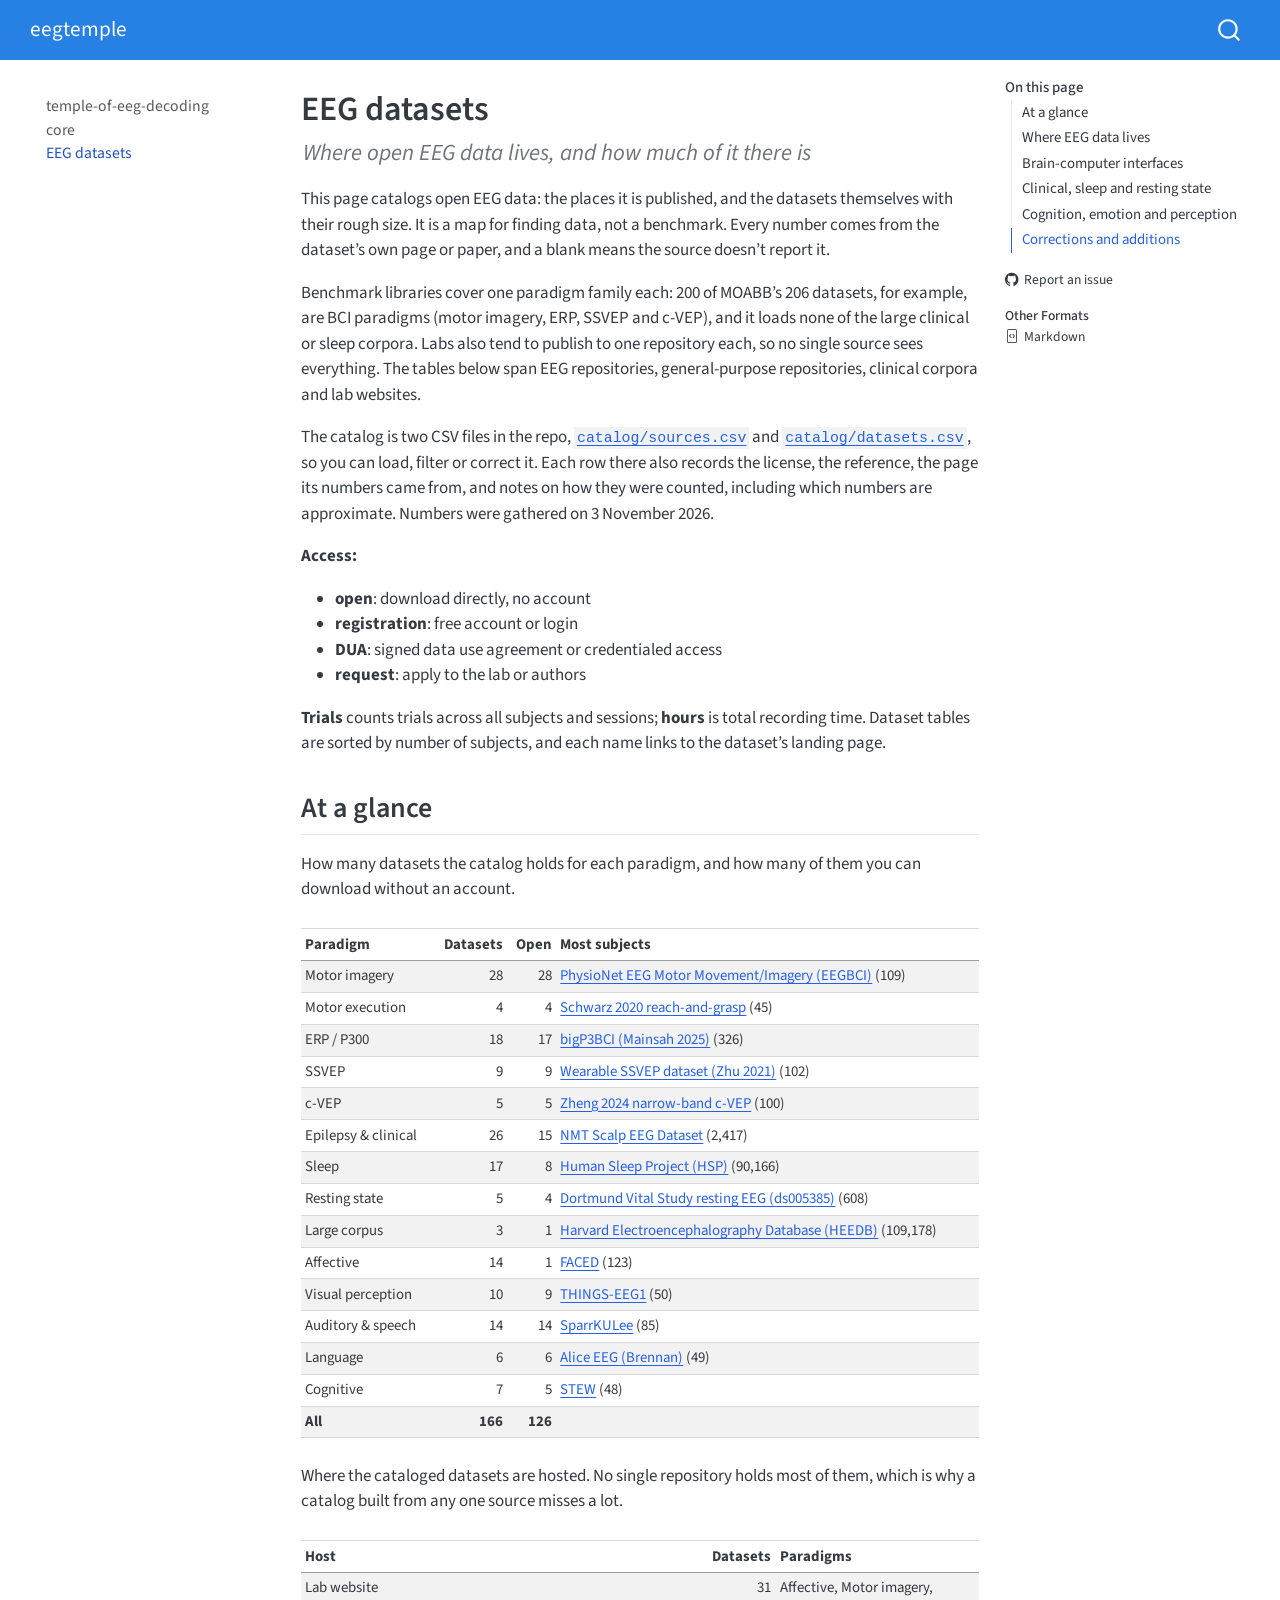
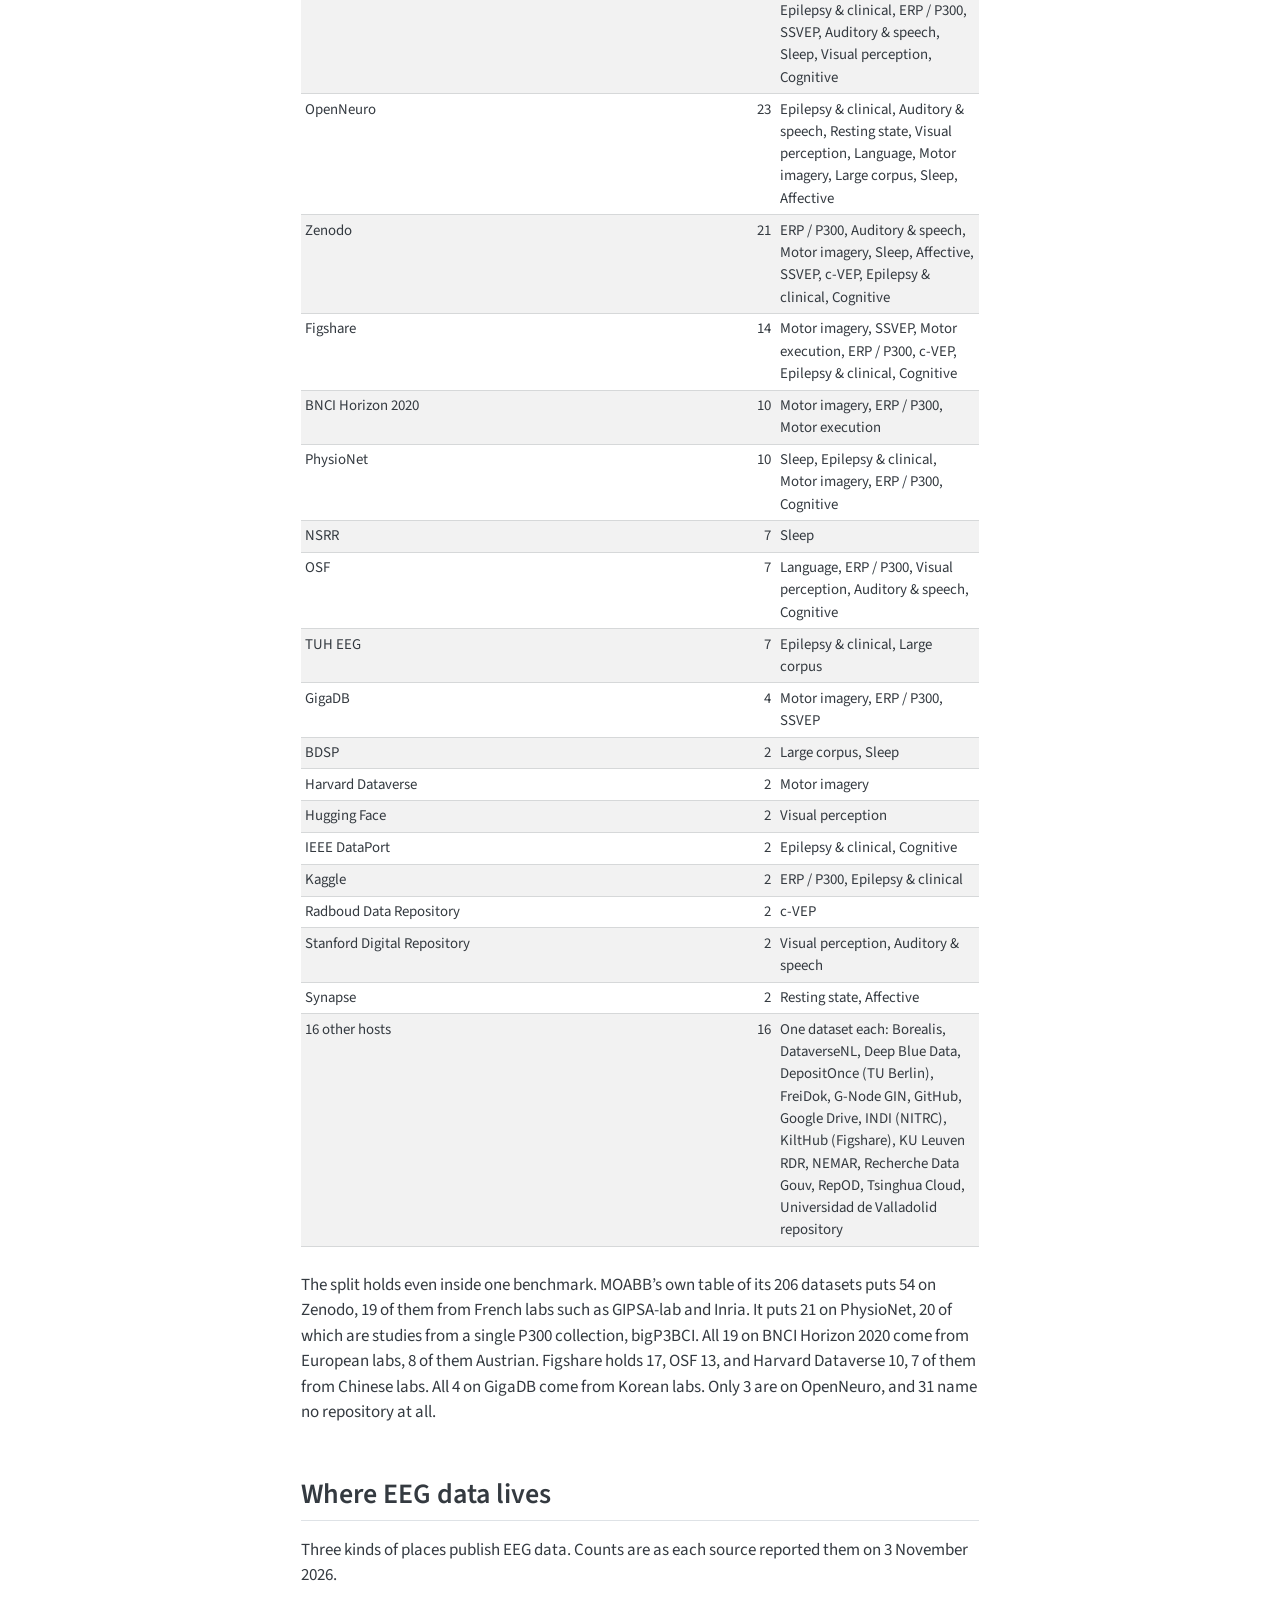
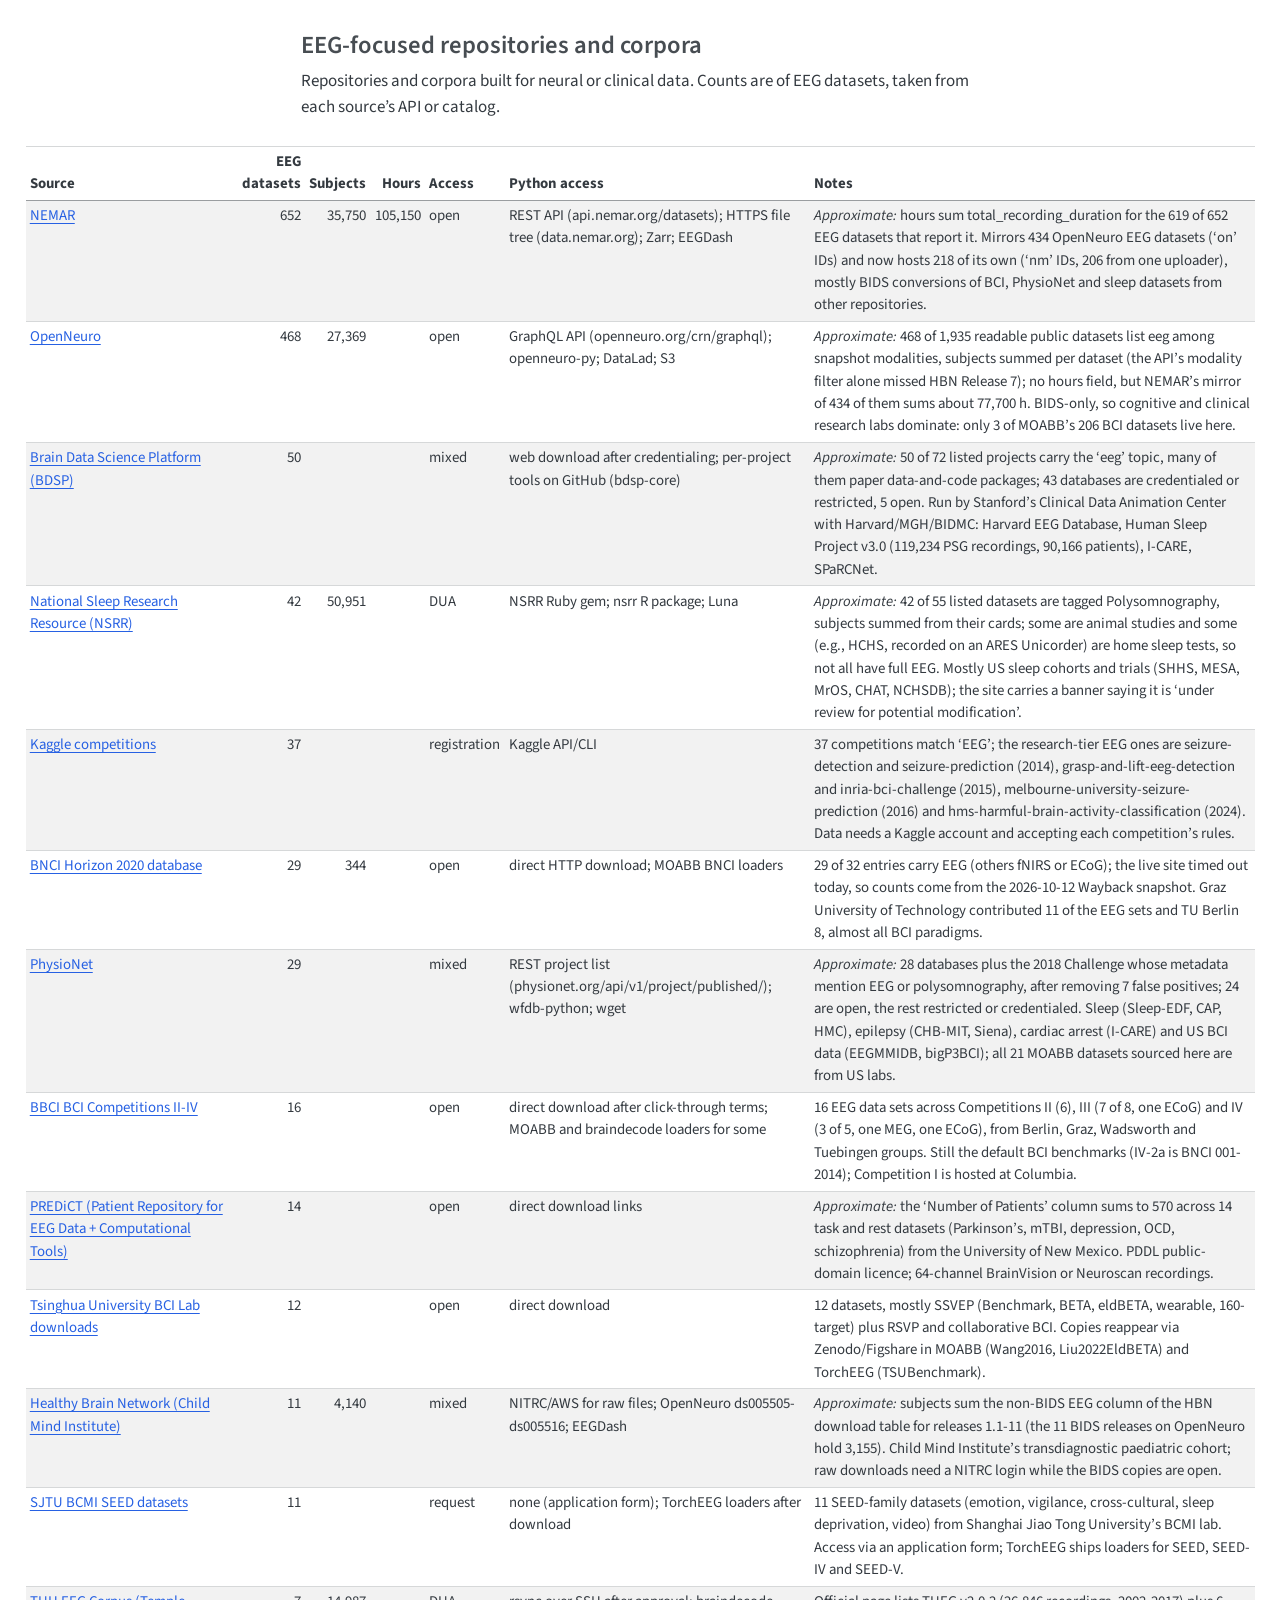
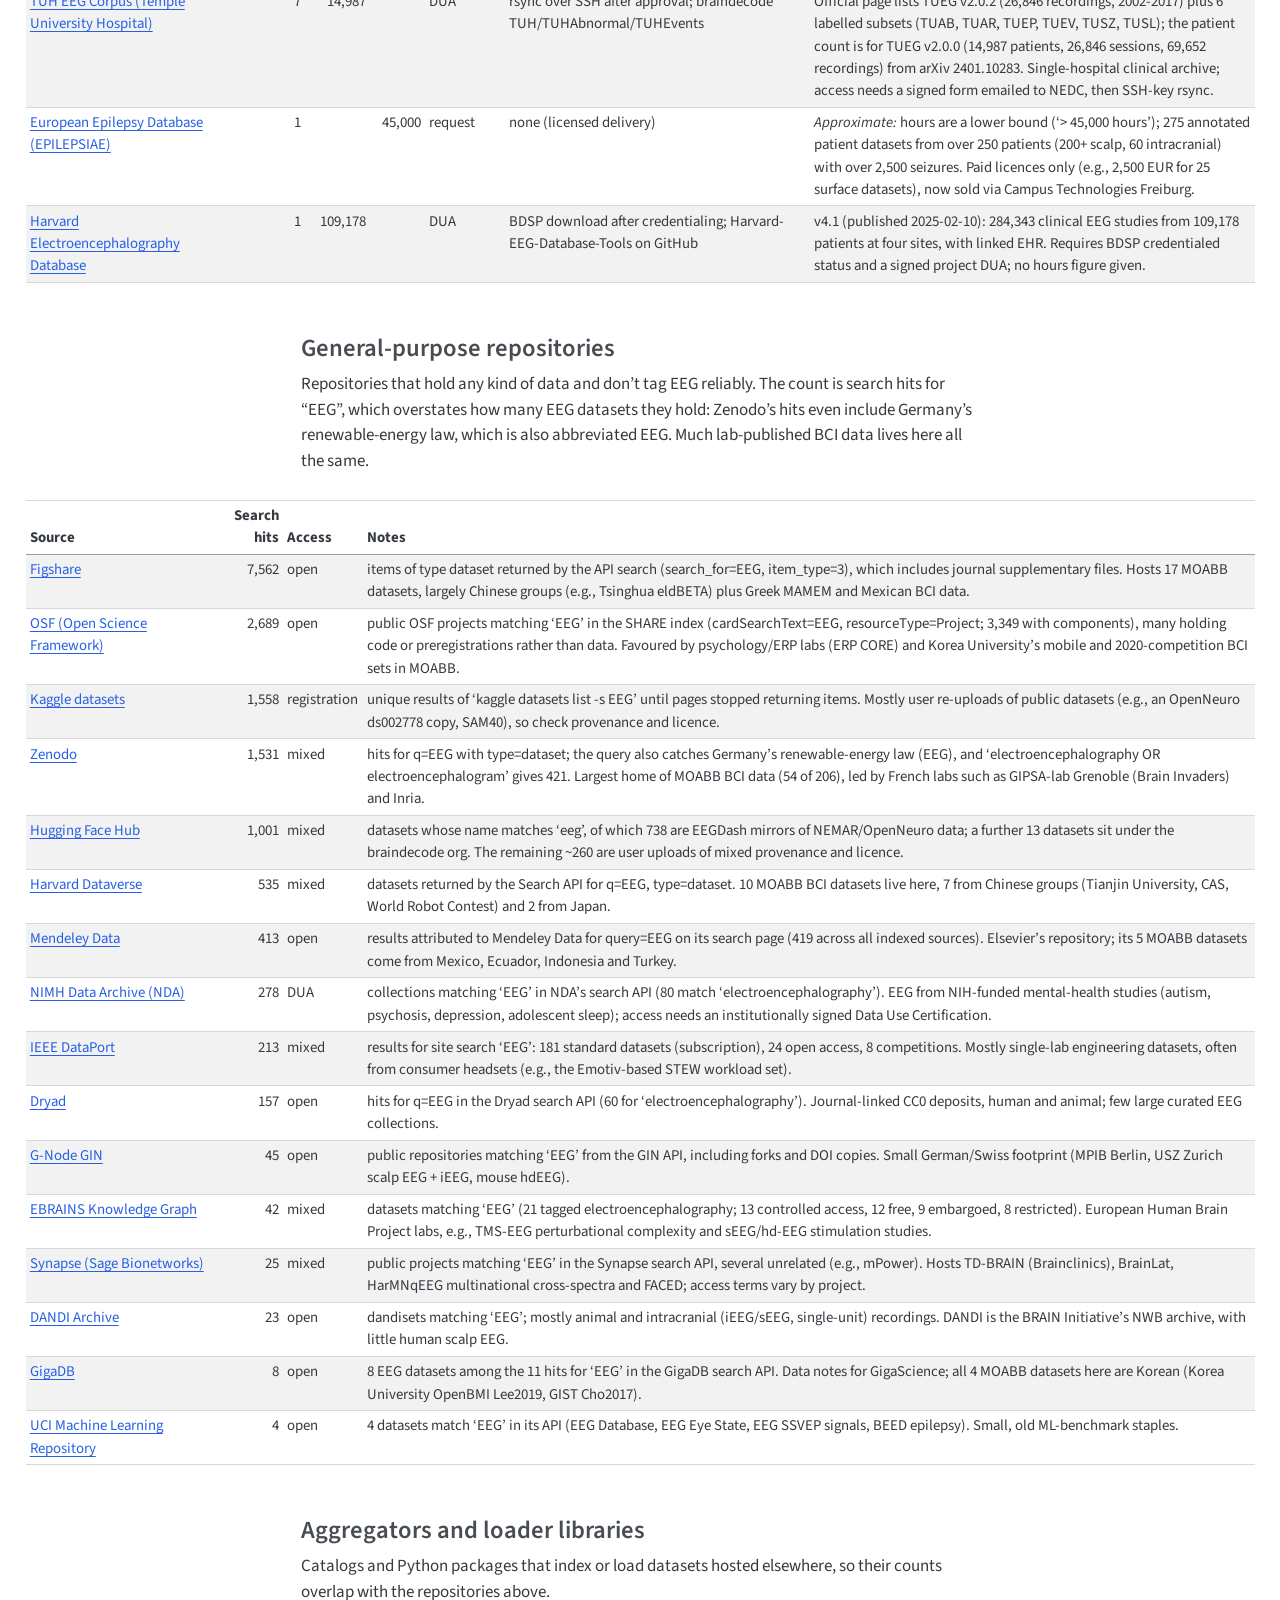
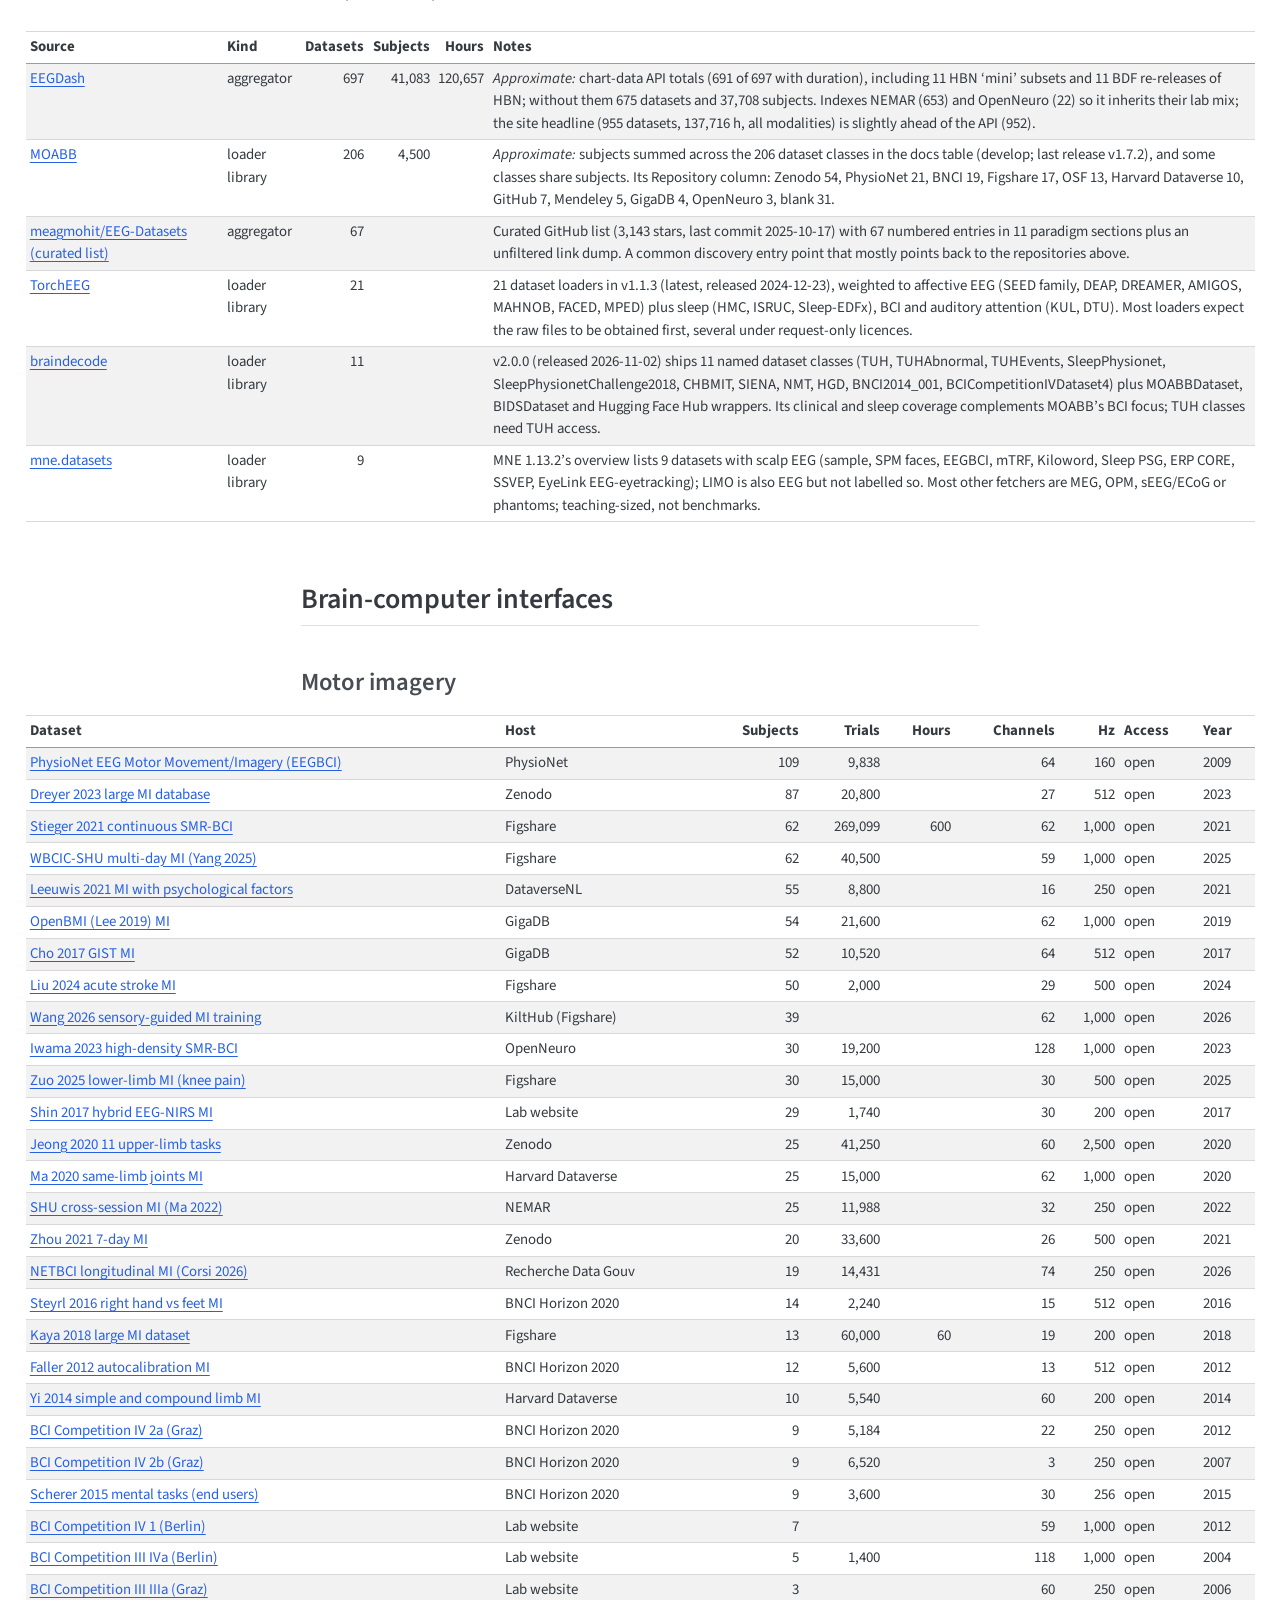
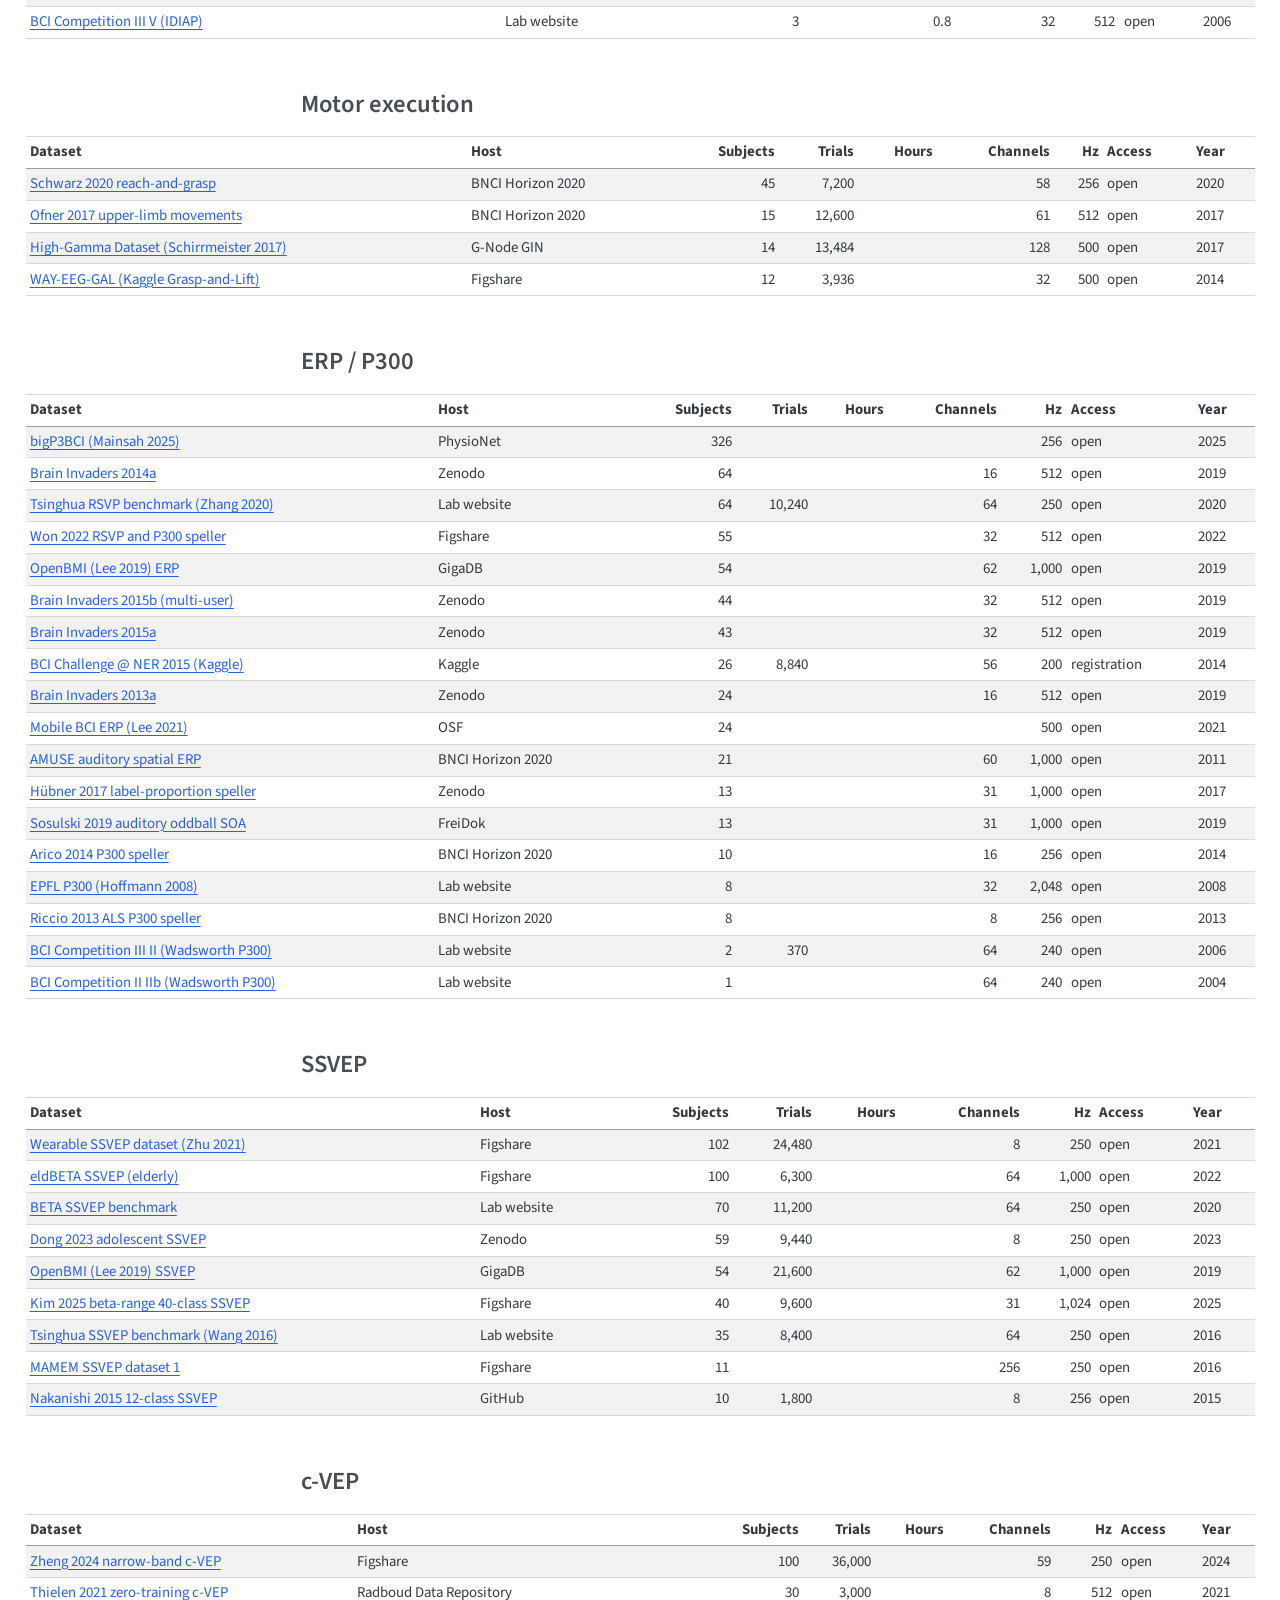
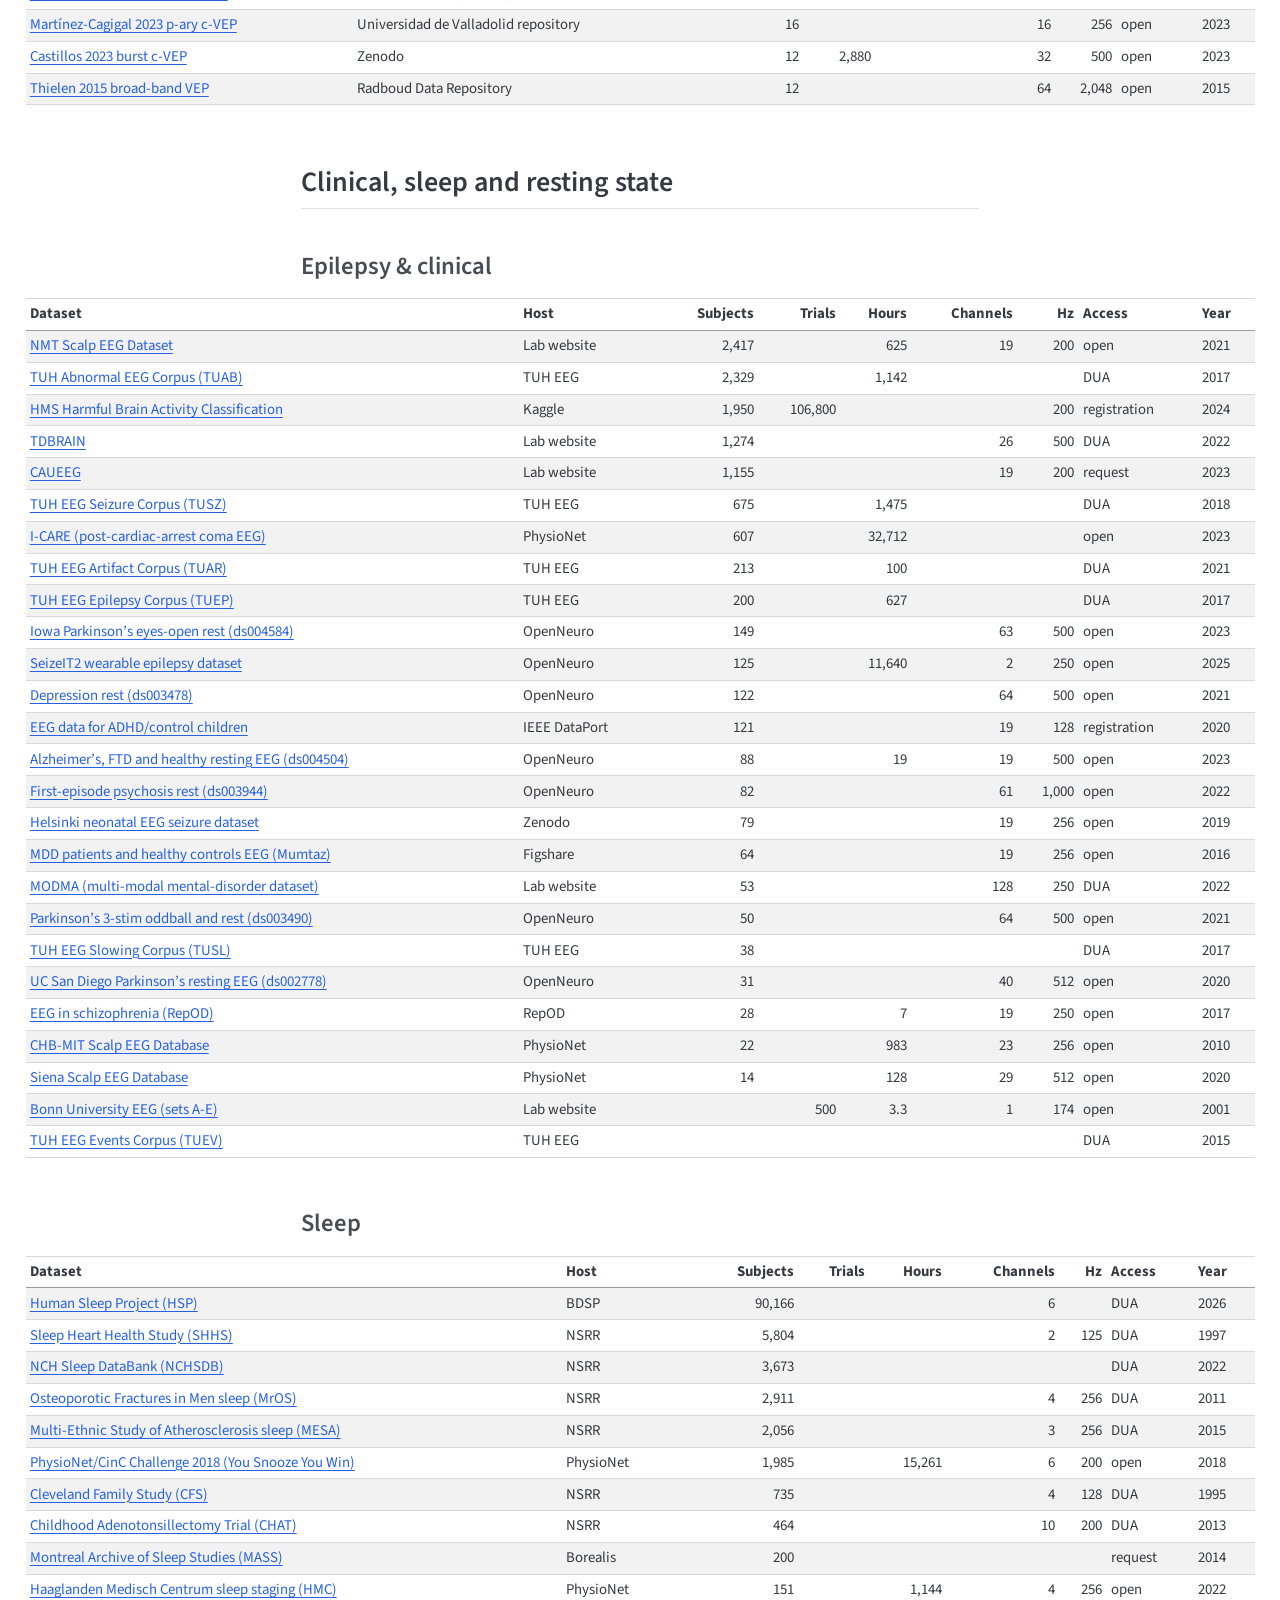
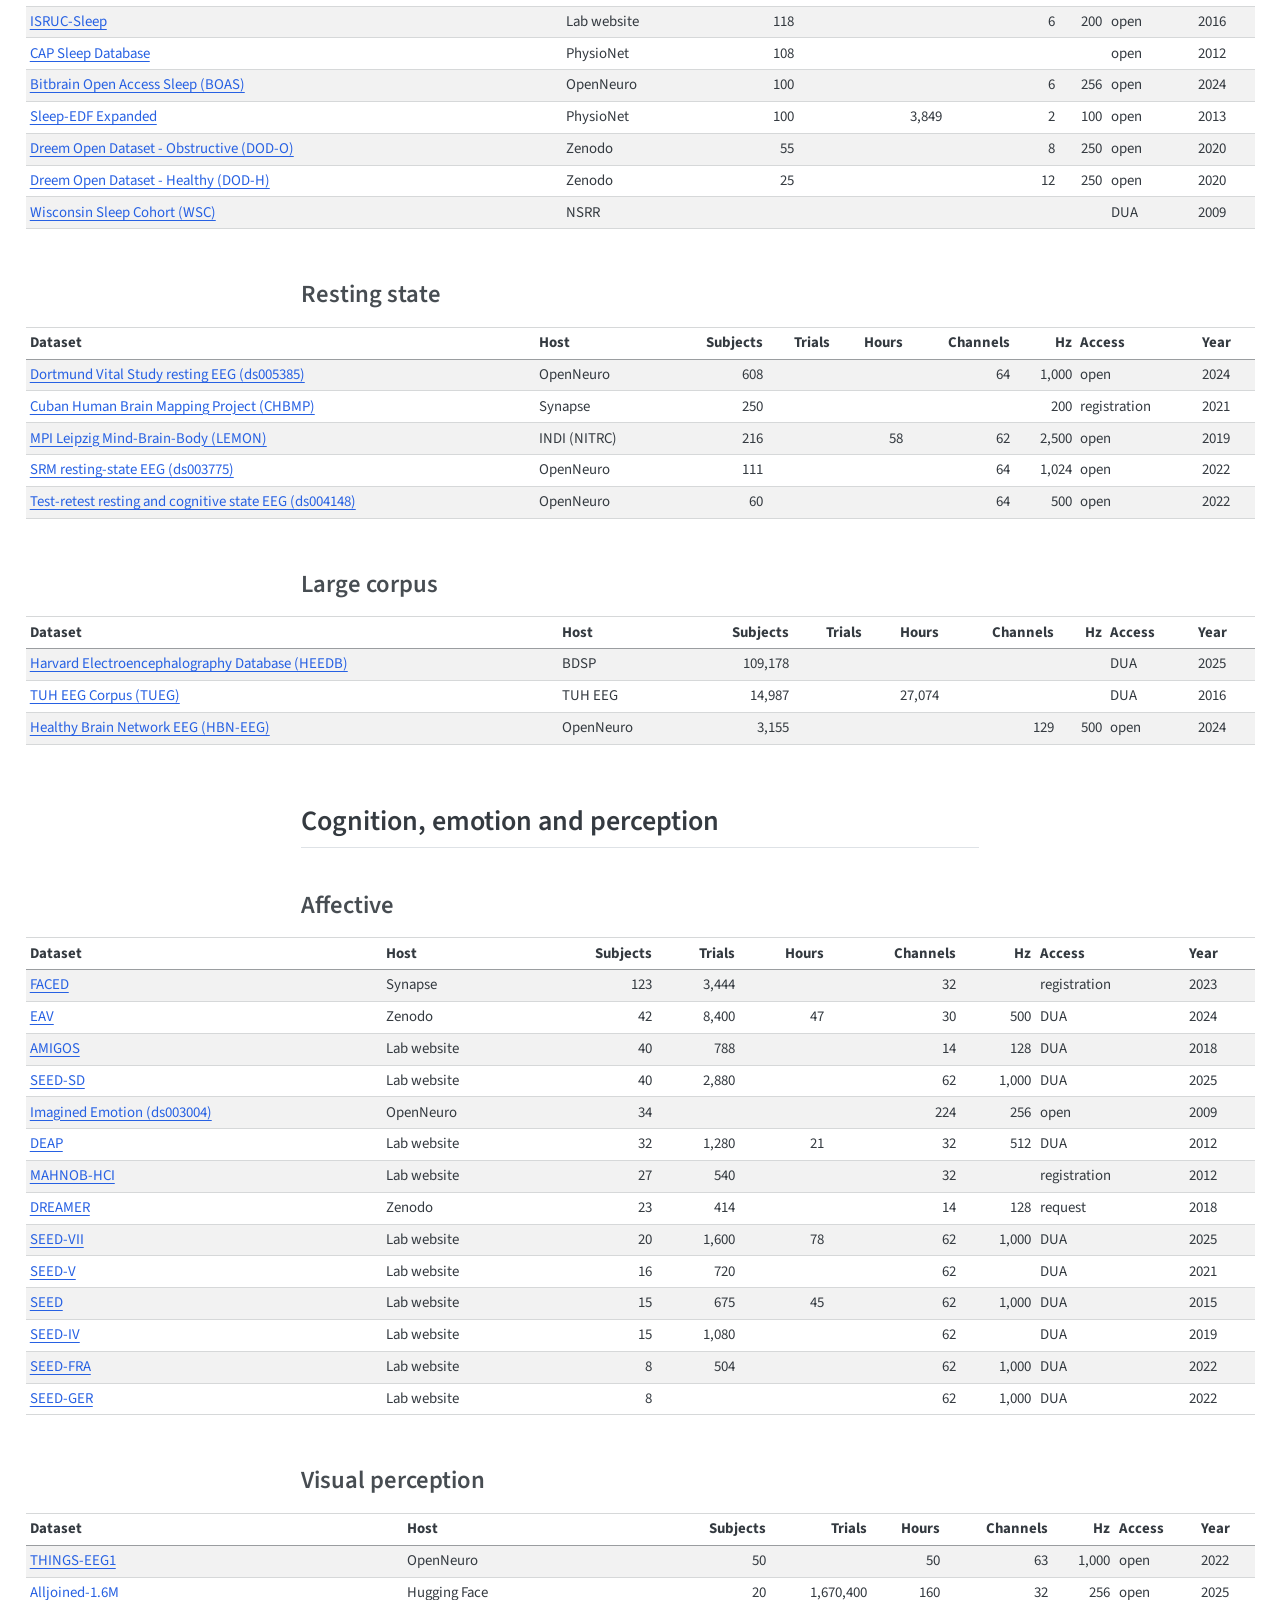
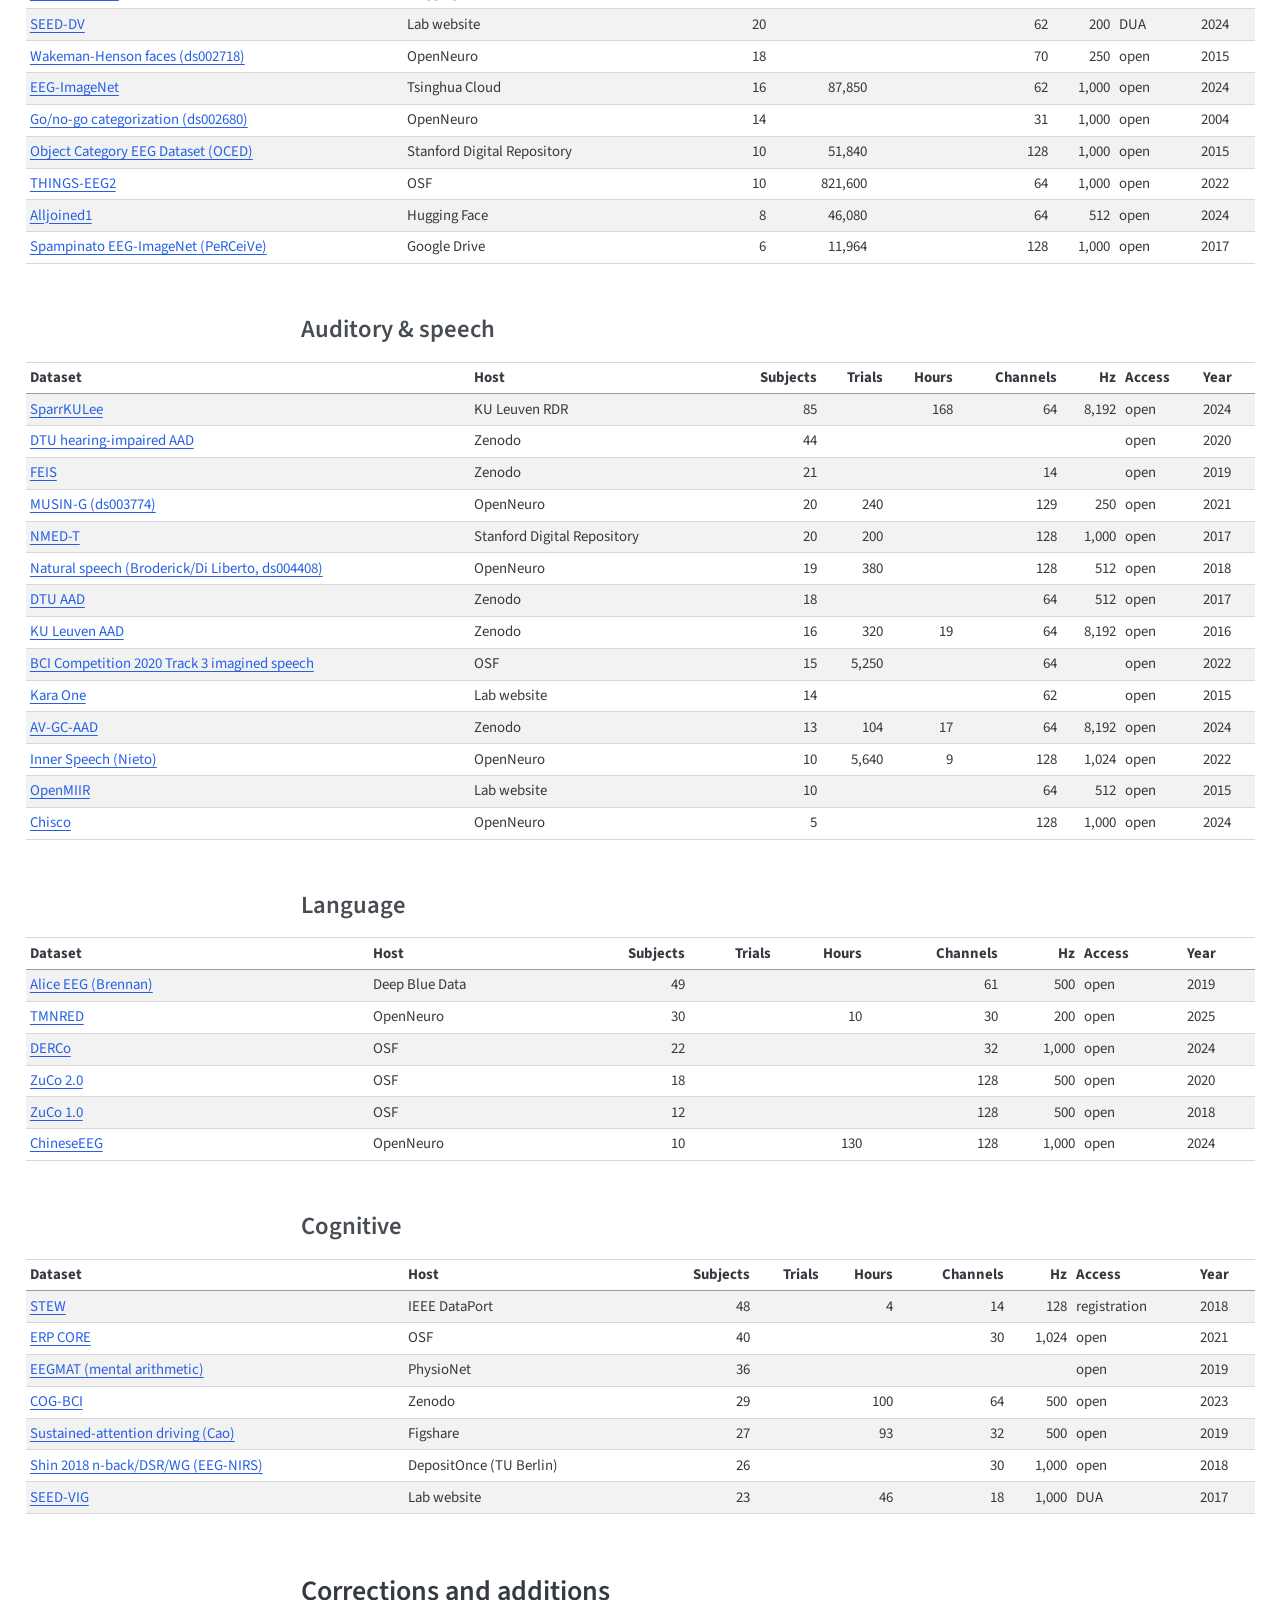
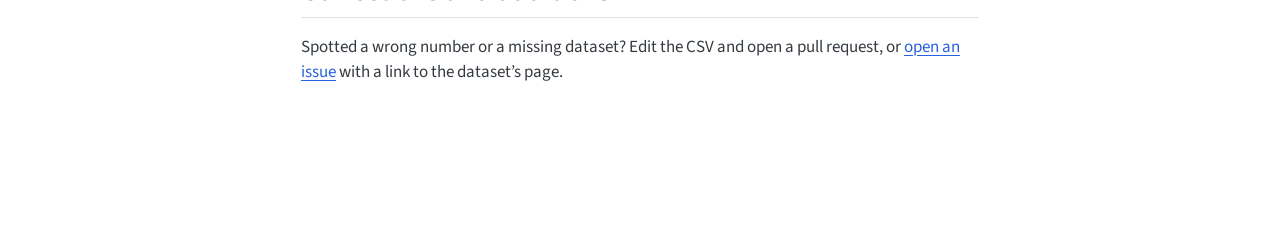
<file: datasets.html>
<!DOCTYPE html>
<html xmlns="http://www.w3.org/1999/xhtml" lang="en" xml:lang="en"><head>

<meta charset="utf-8">
<meta name="generator" content="quarto-1.11.9">

<meta name="viewport" content="width=device-width, initial-scale=1.0, user-scalable=yes">

<meta name="description" content="Where open EEG data lives, and how much of it there is">

<title>EEG datasets – eegtemple</title>
<style>
/* Default styles provided by pandoc.
** See https://pandoc.org/MANUAL.html#variables-for-html for config info.
*/
span.smallcaps{font-variant: small-caps;}
div.columns{display: flex; gap: 1.5em;}
div.column{flex: auto;}
@media screen {
div.columns{gap: min(4vw, 1.5em);}
div.column{overflow-x: auto;}
}
div.hanging-indent{margin-left: 1.5em; text-indent: -1.5em;}
ul.task-list{list-style: none;}
ul.task-list li input[type="checkbox"] {
  width: 0.8em;
  margin: 0 0.8em 0.2em -1em; /* quarto-specific, see https://github.com/quarto-dev/quarto-cli/issues/4556 */ 
  vertical-align: middle;
}
</style>


<script src="site_libs/quarto-nav/quarto-nav.js"></script>
<script src="site_libs/quarto-nav/headroom.min.js"></script>
<script src="site_libs/clipboard/clipboard.min.js"></script>
<script src="site_libs/quarto-search/autocomplete.umd.js"></script>
<script src="site_libs/quarto-search/fuse.min.js"></script>
<script src="site_libs/quarto-search/quarto-search.js"></script>
<meta name="quarto:offset" content="./">
<script src="site_libs/quarto-html/quarto.js" type="module"></script>
<script src="site_libs/quarto-html/tabsets/tabsets.js" type="module"></script>
<script src="site_libs/quarto-html/scrollable-regions/scrollable-regions.js" type="module"></script>
<script src="site_libs/quarto-html/popper.min.js"></script>
<script src="site_libs/quarto-html/tippy.umd.min.js"></script>
<script src="site_libs/quarto-html/anchor.min.js"></script>
<link href="site_libs/quarto-html/tippy.css" rel="stylesheet">
<link href="site_libs/quarto-html/quarto-syntax-highlighting-63b5708e65d6cd79cd7618c58d0c21e7.css" rel="stylesheet" id="quarto-text-highlighting-styles">
<script src="site_libs/bootstrap/bootstrap.min.js"></script>
<link href="site_libs/bootstrap/bootstrap-icons.css" rel="stylesheet">
<link href="site_libs/bootstrap/bootstrap-fd4adef244fdc67307115b663478f771.min.css" rel="stylesheet" append-hash="true" id="quarto-bootstrap" data-mode="light">
<script id="quarto-search-options" type="application/json">{
  "location": "navbar",
  "copy-button": false,
  "collapse-after": 3,
  "panel-placement": "end",
  "type": "overlay",
  "limit": 50,
  "keyboard-shortcut": [
    "f",
    "/",
    "s"
  ],
  "show-item-context": false,
  "language": {
    "search-no-results-text": "No results",
    "search-matching-documents-text": "matching documents",
    "search-copy-link-title": "Copy link to search",
    "search-hide-matches-text": "Hide additional matches",
    "search-more-match-text": "more match in this document",
    "search-more-matches-text": "more matches in this document",
    "search-clear-button-title": "Clear",
    "search-text-placeholder": "",
    "search-detached-cancel-button-title": "Cancel",
    "search-submit-button-title": "Submit",
    "search-label": "Search"
  }
}</script>


<link rel="stylesheet" href="styles.css">
<meta property="og:title" content="EEG datasets – eegtemple">
<meta property="og:description" content="Where open EEG data lives, and how much of it there is">
<meta property="og:site_name" content="eegtemple">
<meta name="twitter:title" content="EEG datasets – eegtemple">
<meta name="twitter:description" content="Where open EEG data lives, and how much of it there is">
<meta name="twitter:card" content="summary">
</head>

<body class="nav-sidebar floating nav-fixed quarto-light"><a id="quarto-skip-link" class="visually-hidden-focusable" href="#quarto-document-content">Skip to main content</a>

<div id="quarto-search-results"></div>
  <header id="quarto-header" class="headroom fixed-top">
    <nav class="navbar navbar-expand-lg " data-bs-theme="dark" aria-label="Site">
      <div class="navbar-container container-fluid">
      <div class="navbar-brand-container mx-auto">
    <a class="navbar-brand" href="./index.html">
    <span class="navbar-title">eegtemple</span>
    </a>
  </div>
        <div class="quarto-navbar-tools tools-end">
</div>
          <div id="quarto-search" class="" title="Search"></div>
      </div> <!-- /container-fluid -->
    </nav>
  <nav class="quarto-secondary-nav" aria-label="Toolbar">
    <div class="container-fluid d-flex">
      <button type="button" class="quarto-btn-toggle btn" data-bs-toggle="collapse" role="button" data-bs-target=".quarto-sidebar-collapse-item" aria-controls="quarto-sidebar" aria-expanded="false" aria-label="Toggle sidebar navigation" onclick="if (window.quartoToggleHeadroom) { window.quartoToggleHeadroom(); }">
        <i class="bi bi-layout-text-sidebar-reverse"></i>
      </button>
        <nav class="quarto-page-breadcrumbs" aria-label="Breadcrumbs"><ol class="breadcrumb"><li class="breadcrumb-item"><a href="./datasets.html">EEG datasets</a></li></ol></nav>
        <a class="flex-grow-1" data-bs-toggle="collapse" data-bs-target=".quarto-sidebar-collapse-item" onclick="if (window.quartoToggleHeadroom) { window.quartoToggleHeadroom(); }">      
        </a>
    </div>
  </nav>
</header>
<!-- content -->
<div id="quarto-content" class="quarto-container page-columns page-rows-contents page-layout-article page-navbar">
<!-- sidebar -->
  <nav id="quarto-sidebar" class="sidebar collapse collapse-horizontal quarto-sidebar-collapse-item sidebar-navigation floating overflow-auto" aria-label="Section">
    <div class="sidebar-menu-container"> 
    <ul class="list-unstyled mt-1">
        <li class="sidebar-item">
  <div class="sidebar-item-container"> 
  <a href="./index.html" class="sidebar-item-text sidebar-link">
 <span class="menu-text">temple-of-eeg-decoding</span></a>
  </div>
</li>
        <li class="sidebar-item">
  <div class="sidebar-item-container"> 
  <a href="./core.html" class="sidebar-item-text sidebar-link">
 <span class="menu-text">core</span></a>
  </div>
</li>
        <li class="sidebar-item">
  <div class="sidebar-item-container"> 
  <a href="./datasets.html" class="sidebar-item-text sidebar-link active">
 <span class="menu-text">EEG datasets</span></a>
  </div>
</li>
    </ul>
    </div>
</nav>
<div id="quarto-sidebar-glass" class="quarto-sidebar-collapse-item" data-bs-toggle="collapse" data-bs-target=".quarto-sidebar-collapse-item"></div>
<!-- margin-sidebar -->
    <div id="quarto-margin-sidebar" class="sidebar margin-sidebar">
        <nav id="TOC" role="doc-toc" aria-labelledby="toc-title" class="toc-active">
    <h2 id="toc-title">On this page</h2>
   
  <ul>
  <li><a href="#at-a-glance" id="toc-at-a-glance" class="nav-link active" data-scroll-target="#at-a-glance">At a glance</a></li>
  <li><a href="#where-eeg-data-lives" id="toc-where-eeg-data-lives" class="nav-link" data-scroll-target="#where-eeg-data-lives">Where EEG data lives</a>
  <ul class="collapse">
  <li><a href="#eeg-focused-repositories-and-corpora" id="toc-eeg-focused-repositories-and-corpora" class="nav-link" data-scroll-target="#eeg-focused-repositories-and-corpora">EEG-focused repositories and corpora</a></li>
  <li><a href="#general-purpose-repositories" id="toc-general-purpose-repositories" class="nav-link" data-scroll-target="#general-purpose-repositories">General-purpose repositories</a></li>
  <li><a href="#aggregators-and-loader-libraries" id="toc-aggregators-and-loader-libraries" class="nav-link" data-scroll-target="#aggregators-and-loader-libraries">Aggregators and loader libraries</a></li>
  </ul></li>
  <li><a href="#brain-computer-interfaces" id="toc-brain-computer-interfaces" class="nav-link" data-scroll-target="#brain-computer-interfaces">Brain-computer interfaces</a>
  <ul class="collapse">
  <li><a href="#motor-imagery" id="toc-motor-imagery" class="nav-link" data-scroll-target="#motor-imagery">Motor imagery</a></li>
  <li><a href="#motor-execution" id="toc-motor-execution" class="nav-link" data-scroll-target="#motor-execution">Motor execution</a></li>
  <li><a href="#erp-p300" id="toc-erp-p300" class="nav-link" data-scroll-target="#erp-p300">ERP / P300</a></li>
  <li><a href="#ssvep" id="toc-ssvep" class="nav-link" data-scroll-target="#ssvep">SSVEP</a></li>
  <li><a href="#c-vep" id="toc-c-vep" class="nav-link" data-scroll-target="#c-vep">c-VEP</a></li>
  </ul></li>
  <li><a href="#clinical-sleep-and-resting-state" id="toc-clinical-sleep-and-resting-state" class="nav-link" data-scroll-target="#clinical-sleep-and-resting-state">Clinical, sleep and resting state</a>
  <ul class="collapse">
  <li><a href="#epilepsy-clinical" id="toc-epilepsy-clinical" class="nav-link" data-scroll-target="#epilepsy-clinical">Epilepsy &amp; clinical</a></li>
  <li><a href="#sleep" id="toc-sleep" class="nav-link" data-scroll-target="#sleep">Sleep</a></li>
  <li><a href="#resting-state" id="toc-resting-state" class="nav-link" data-scroll-target="#resting-state">Resting state</a></li>
  <li><a href="#large-corpus" id="toc-large-corpus" class="nav-link" data-scroll-target="#large-corpus">Large corpus</a></li>
  </ul></li>
  <li><a href="#cognition-emotion-and-perception" id="toc-cognition-emotion-and-perception" class="nav-link" data-scroll-target="#cognition-emotion-and-perception">Cognition, emotion and perception</a>
  <ul class="collapse">
  <li><a href="#affective" id="toc-affective" class="nav-link" data-scroll-target="#affective">Affective</a></li>
  <li><a href="#visual-perception" id="toc-visual-perception" class="nav-link" data-scroll-target="#visual-perception">Visual perception</a></li>
  <li><a href="#auditory-speech" id="toc-auditory-speech" class="nav-link" data-scroll-target="#auditory-speech">Auditory &amp; speech</a></li>
  <li><a href="#language" id="toc-language" class="nav-link" data-scroll-target="#language">Language</a></li>
  <li><a href="#cognitive" id="toc-cognitive" class="nav-link" data-scroll-target="#cognitive">Cognitive</a></li>
  </ul></li>
  <li><a href="#corrections-and-additions" id="toc-corrections-and-additions" class="nav-link" data-scroll-target="#corrections-and-additions">Corrections and additions</a></li>
  </ul>
<div class="toc-actions"><ul><li><a href="https://github.com/bkowshik/temple-of-eeg-decoding/issues/new" class="toc-action"><i class="bi bi-github"></i>Report an issue</a></li></ul></div><div class="quarto-alternate-formats"><h2>Other Formats</h2><ul><li><a href="datasets.html.md"><i class="bi bi-file-code"></i>Markdown</a></li></ul></div></nav>
    </div>
<!-- main -->
<main class="content page-columns page-full" id="quarto-document-content" tabindex="-1">

<header id="title-block-header" class="quarto-title-block default">
<div class="quarto-title">
<h1 class="title">EEG datasets</h1>
</div>

<div>
  <div class="description">
    Where open EEG data lives, and how much of it there is
  </div>
</div>


<div class="quarto-title-meta">

    
  
    
  </div>
  


</header>


<!-- WARNING: THIS FILE WAS AUTOGENERATED! DO NOT EDIT! -->
<p>This page catalogs open EEG data: the places it is published, and the datasets themselves with their rough size. It is a map for finding data, not a benchmark. Every number comes from the dataset’s own page or paper, and a blank means the source doesn’t report it.</p>
<p>Benchmark libraries cover one paradigm family each: 200 of MOABB’s 206 datasets, for example, are BCI paradigms (motor imagery, ERP, SSVEP and c-VEP), and it loads none of the large clinical or sleep corpora. Labs also tend to publish to one repository each, so no single source sees everything. The tables below span EEG repositories, general-purpose repositories, clinical corpora and lab websites.</p>
<p>The catalog is two CSV files in the repo, <a href="https://github.com/bkowshik/temple-of-eeg-decoding/blob/main/catalog/sources.csv"><code>catalog/sources.csv</code></a> and <a href="https://github.com/bkowshik/temple-of-eeg-decoding/blob/main/catalog/datasets.csv"><code>catalog/datasets.csv</code></a>, so you can load, filter or correct it. Each row there also records the license, the reference, the page its numbers came from, and notes on how they were counted, including which numbers are approximate. Numbers were gathered on 3 November 2026.</p>
<p><strong>Access:</strong></p>
<ul>
<li><strong>open</strong>: download directly, no account</li>
<li><strong>registration</strong>: free account or login</li>
<li><strong>DUA</strong>: signed data use agreement or credentialed access</li>
<li><strong>request</strong>: apply to the lab or authors</li>
</ul>
<p><strong>Trials</strong> counts trials across all subjects and sessions; <strong>hours</strong> is total recording time. Dataset tables are sorted by number of subjects, and each name links to the dataset’s landing page.</p>
<section id="at-a-glance" class="level2">
<h2 class="anchored" data-anchor-id="at-a-glance">At a glance</h2>
<p>How many datasets the catalog holds for each paradigm, and how many of them you can download without an account.</p>
<div id="a7f84023" class="cell">
<div class="cell-output cell-output-display cell-output-markdown">
<table class="caption-top table table-sm table-striped small">
<thead>
<tr class="header">
<th>Paradigm</th>
<th style="text-align: right;">Datasets</th>
<th style="text-align: right;">Open</th>
<th>Most subjects</th>
</tr>
</thead>
<tbody>
<tr class="odd">
<td>Motor imagery</td>
<td style="text-align: right;">28</td>
<td style="text-align: right;">28</td>
<td><a href="https://physionet.org/content/eegmmidb/1.0.0/">PhysioNet EEG Motor Movement/Imagery (EEGBCI)</a> (109)</td>
</tr>
<tr class="even">
<td>Motor execution</td>
<td style="text-align: right;">4</td>
<td style="text-align: right;">4</td>
<td><a href="https://bnci-horizon-2020.eu/database/data-sets">Schwarz 2020 reach-and-grasp</a> (45)</td>
</tr>
<tr class="odd">
<td>ERP / P300</td>
<td style="text-align: right;">18</td>
<td style="text-align: right;">17</td>
<td><a href="https://physionet.org/content/bigp3bci/1.0.0/">bigP3BCI (Mainsah 2025)</a> (326)</td>
</tr>
<tr class="even">
<td>SSVEP</td>
<td style="text-align: right;">9</td>
<td style="text-align: right;">9</td>
<td><a href="https://doi.org/10.6084/m9.figshare.13560281">Wearable SSVEP dataset (Zhu 2021)</a> (102)</td>
</tr>
<tr class="odd">
<td>c-VEP</td>
<td style="text-align: right;">5</td>
<td style="text-align: right;">5</td>
<td><a href="https://doi.org/10.6084/m9.figshare.24864243">Zheng 2024 narrow-band c-VEP</a> (100)</td>
</tr>
<tr class="even">
<td>Epilepsy &amp; clinical</td>
<td style="text-align: right;">26</td>
<td style="text-align: right;">15</td>
<td><a href="https://dll.seecs.nust.edu.pk/downloads/">NMT Scalp EEG Dataset</a> (2,417)</td>
</tr>
<tr class="odd">
<td>Sleep</td>
<td style="text-align: right;">17</td>
<td style="text-align: right;">8</td>
<td><a href="https://bdsp.io/content/hsp/">Human Sleep Project (HSP)</a> (90,166)</td>
</tr>
<tr class="even">
<td>Resting state</td>
<td style="text-align: right;">5</td>
<td style="text-align: right;">4</td>
<td><a href="https://openneuro.org/datasets/ds005385">Dortmund Vital Study resting EEG (ds005385)</a> (608)</td>
</tr>
<tr class="odd">
<td>Large corpus</td>
<td style="text-align: right;">3</td>
<td style="text-align: right;">1</td>
<td><a href="https://bdsp.io/content/harvard-eeg-db/">Harvard Electroencephalography Database (HEEDB)</a> (109,178)</td>
</tr>
<tr class="even">
<td>Affective</td>
<td style="text-align: right;">14</td>
<td style="text-align: right;">1</td>
<td><a href="https://doi.org/10.7303/syn50614194">FACED</a> (123)</td>
</tr>
<tr class="odd">
<td>Visual perception</td>
<td style="text-align: right;">10</td>
<td style="text-align: right;">9</td>
<td><a href="https://openneuro.org/datasets/ds003825">THINGS-EEG1</a> (50)</td>
</tr>
<tr class="even">
<td>Auditory &amp; speech</td>
<td style="text-align: right;">14</td>
<td style="text-align: right;">14</td>
<td><a href="https://doi.org/10.48804/K3VSND">SparrKULee</a> (85)</td>
</tr>
<tr class="odd">
<td>Language</td>
<td style="text-align: right;">6</td>
<td style="text-align: right;">6</td>
<td><a href="https://deepblue.lib.umich.edu/data/concern/data_sets/bg257f92t">Alice EEG (Brennan)</a> (49)</td>
</tr>
<tr class="even">
<td>Cognitive</td>
<td style="text-align: right;">7</td>
<td style="text-align: right;">5</td>
<td><a href="https://ieee-dataport.org/open-access/stew-simultaneous-task-eeg-workload-dataset">STEW</a> (48)</td>
</tr>
<tr class="odd">
<td><strong>All</strong></td>
<td style="text-align: right;"><strong>166</strong></td>
<td style="text-align: right;"><strong>126</strong></td>
<td></td>
</tr>
</tbody>
</table>
</div>
</div>
<p>Where the cataloged datasets are hosted. No single repository holds most of them, which is why a catalog built from any one source misses a lot.</p>
<div id="1c48b5a0" class="cell">
<div class="cell-output cell-output-display cell-output-markdown">
<table class="caption-top table table-sm table-striped small">
<colgroup>
<col style="width: 30%">
<col style="width: 40%">
<col style="width: 30%">
</colgroup>
<thead>
<tr class="header">
<th>Host</th>
<th style="text-align: right;">Datasets</th>
<th>Paradigms</th>
</tr>
</thead>
<tbody>
<tr class="odd">
<td>Lab website</td>
<td style="text-align: right;">31</td>
<td>Affective, Motor imagery, Epilepsy &amp; clinical, ERP / P300, SSVEP, Auditory &amp; speech, Sleep, Visual perception, Cognitive</td>
</tr>
<tr class="even">
<td>OpenNeuro</td>
<td style="text-align: right;">23</td>
<td>Epilepsy &amp; clinical, Auditory &amp; speech, Resting state, Visual perception, Language, Motor imagery, Large corpus, Sleep, Affective</td>
</tr>
<tr class="odd">
<td>Zenodo</td>
<td style="text-align: right;">21</td>
<td>ERP / P300, Auditory &amp; speech, Motor imagery, Sleep, Affective, SSVEP, c-VEP, Epilepsy &amp; clinical, Cognitive</td>
</tr>
<tr class="even">
<td>Figshare</td>
<td style="text-align: right;">14</td>
<td>Motor imagery, SSVEP, Motor execution, ERP / P300, c-VEP, Epilepsy &amp; clinical, Cognitive</td>
</tr>
<tr class="odd">
<td>BNCI Horizon 2020</td>
<td style="text-align: right;">10</td>
<td>Motor imagery, ERP / P300, Motor execution</td>
</tr>
<tr class="even">
<td>PhysioNet</td>
<td style="text-align: right;">10</td>
<td>Sleep, Epilepsy &amp; clinical, Motor imagery, ERP / P300, Cognitive</td>
</tr>
<tr class="odd">
<td>NSRR</td>
<td style="text-align: right;">7</td>
<td>Sleep</td>
</tr>
<tr class="even">
<td>OSF</td>
<td style="text-align: right;">7</td>
<td>Language, ERP / P300, Visual perception, Auditory &amp; speech, Cognitive</td>
</tr>
<tr class="odd">
<td>TUH EEG</td>
<td style="text-align: right;">7</td>
<td>Epilepsy &amp; clinical, Large corpus</td>
</tr>
<tr class="even">
<td>GigaDB</td>
<td style="text-align: right;">4</td>
<td>Motor imagery, ERP / P300, SSVEP</td>
</tr>
<tr class="odd">
<td>BDSP</td>
<td style="text-align: right;">2</td>
<td>Large corpus, Sleep</td>
</tr>
<tr class="even">
<td>Harvard Dataverse</td>
<td style="text-align: right;">2</td>
<td>Motor imagery</td>
</tr>
<tr class="odd">
<td>Hugging Face</td>
<td style="text-align: right;">2</td>
<td>Visual perception</td>
</tr>
<tr class="even">
<td>IEEE DataPort</td>
<td style="text-align: right;">2</td>
<td>Epilepsy &amp; clinical, Cognitive</td>
</tr>
<tr class="odd">
<td>Kaggle</td>
<td style="text-align: right;">2</td>
<td>ERP / P300, Epilepsy &amp; clinical</td>
</tr>
<tr class="even">
<td>Radboud Data Repository</td>
<td style="text-align: right;">2</td>
<td>c-VEP</td>
</tr>
<tr class="odd">
<td>Stanford Digital Repository</td>
<td style="text-align: right;">2</td>
<td>Visual perception, Auditory &amp; speech</td>
</tr>
<tr class="even">
<td>Synapse</td>
<td style="text-align: right;">2</td>
<td>Resting state, Affective</td>
</tr>
<tr class="odd">
<td>16 other hosts</td>
<td style="text-align: right;">16</td>
<td>One dataset each: Borealis, DataverseNL, Deep Blue Data, DepositOnce (TU Berlin), FreiDok, G-Node GIN, GitHub, Google Drive, INDI (NITRC), KiltHub (Figshare), KU Leuven RDR, NEMAR, Recherche Data Gouv, RepOD, Tsinghua Cloud, Universidad de Valladolid repository</td>
</tr>
</tbody>
</table>
</div>
</div>
<p>The split holds even inside one benchmark. MOABB’s own table of its 206 datasets puts 54 on Zenodo, 19 of them from French labs such as GIPSA-lab and Inria. It puts 21 on PhysioNet, 20 of which are studies from a single P300 collection, bigP3BCI. All 19 on BNCI Horizon 2020 come from European labs, 8 of them Austrian. Figshare holds 17, OSF 13, and Harvard Dataverse 10, 7 of them from Chinese labs. All 4 on GigaDB come from Korean labs. Only 3 are on OpenNeuro, and 31 name no repository at all.</p>
</section>
<section id="where-eeg-data-lives" class="level2 page-columns page-full">
<h2 class="anchored" data-anchor-id="where-eeg-data-lives">Where EEG data lives</h2>
<p>Three kinds of places publish EEG data. Counts are as each source reported them on 3 November 2026.</p>
<section id="eeg-focused-repositories-and-corpora" class="level3 page-columns page-full">
<h3 class="anchored" data-anchor-id="eeg-focused-repositories-and-corpora">EEG-focused repositories and corpora</h3>
<p>Repositories and corpora built for neural or clinical data. Counts are of EEG datasets, taken from each source’s API or catalog.</p>
<div id="86276901" class="cell page-columns page-full">
<div class="cell-output cell-output-display cell-output-markdown column-page">
<table class="caption-top table table-sm table-striped small">
<thead>
<tr class="header">
<th>Source</th>
<th style="text-align: right;">EEG datasets</th>
<th style="text-align: right;">Subjects</th>
<th style="text-align: right;">Hours</th>
<th>Access</th>
<th>Python access</th>
<th>Notes</th>
</tr>
</thead>
<tbody>
<tr class="odd">
<td><a href="https://nemar.org">NEMAR</a></td>
<td style="text-align: right;">652</td>
<td style="text-align: right;">35,750</td>
<td style="text-align: right;">105,150</td>
<td>open</td>
<td>REST API (api.nemar.org/datasets); HTTPS file tree (data.nemar.org); Zarr; EEGDash</td>
<td><em>Approximate:</em> hours sum total_recording_duration for the 619 of 652 EEG datasets that report it. Mirrors 434 OpenNeuro EEG datasets (‘on’ IDs) and now hosts 218 of its own (‘nm’ IDs, 206 from one uploader), mostly BIDS conversions of BCI, PhysioNet and sleep datasets from other repositories.</td>
</tr>
<tr class="even">
<td><a href="https://openneuro.org">OpenNeuro</a></td>
<td style="text-align: right;">468</td>
<td style="text-align: right;">27,369</td>
<td style="text-align: right;"></td>
<td>open</td>
<td>GraphQL API (openneuro.org/crn/graphql); openneuro-py; DataLad; S3</td>
<td><em>Approximate:</em> 468 of 1,935 readable public datasets list eeg among snapshot modalities, subjects summed per dataset (the API’s modality filter alone missed HBN Release 7); no hours field, but NEMAR’s mirror of 434 of them sums about 77,700 h. BIDS-only, so cognitive and clinical research labs dominate: only 3 of MOABB’s 206 BCI datasets live here.</td>
</tr>
<tr class="odd">
<td><a href="https://bdsp.io">Brain Data Science Platform (BDSP)</a></td>
<td style="text-align: right;">50</td>
<td style="text-align: right;"></td>
<td style="text-align: right;"></td>
<td>mixed</td>
<td>web download after credentialing; per-project tools on GitHub (bdsp-core)</td>
<td><em>Approximate:</em> 50 of 72 listed projects carry the ‘eeg’ topic, many of them paper data-and-code packages; 43 databases are credentialed or restricted, 5 open. Run by Stanford’s Clinical Data Animation Center with Harvard/MGH/BIDMC: Harvard EEG Database, Human Sleep Project v3.0 (119,234 PSG recordings, 90,166 patients), I-CARE, SPaRCNet.</td>
</tr>
<tr class="even">
<td><a href="https://sleepdata.org">National Sleep Research Resource (NSRR)</a></td>
<td style="text-align: right;">42</td>
<td style="text-align: right;">50,951</td>
<td style="text-align: right;"></td>
<td>DUA</td>
<td>NSRR Ruby gem; nsrr R package; Luna</td>
<td><em>Approximate:</em> 42 of 55 listed datasets are tagged Polysomnography, subjects summed from their cards; some are animal studies and some (e.g., HCHS, recorded on an ARES Unicorder) are home sleep tests, so not all have full EEG. Mostly US sleep cohorts and trials (SHHS, MESA, MrOS, CHAT, NCHSDB); the site carries a banner saying it is ‘under review for potential modification’.</td>
</tr>
<tr class="odd">
<td><a href="https://www.kaggle.com/competitions?search=EEG">Kaggle competitions</a></td>
<td style="text-align: right;">37</td>
<td style="text-align: right;"></td>
<td style="text-align: right;"></td>
<td>registration</td>
<td>Kaggle API/CLI</td>
<td>37 competitions match ‘EEG’; the research-tier EEG ones are seizure-detection and seizure-prediction (2014), grasp-and-lift-eeg-detection and inria-bci-challenge (2015), melbourne-university-seizure-prediction (2016) and hms-harmful-brain-activity-classification (2024). Data needs a Kaggle account and accepting each competition’s rules.</td>
</tr>
<tr class="even">
<td><a href="http://bnci-horizon-2020.eu/database/data-sets">BNCI Horizon 2020 database</a></td>
<td style="text-align: right;">29</td>
<td style="text-align: right;">344</td>
<td style="text-align: right;"></td>
<td>open</td>
<td>direct HTTP download; MOABB BNCI loaders</td>
<td>29 of 32 entries carry EEG (others fNIRS or ECoG); the live site timed out today, so counts come from the 2026-10-12 Wayback snapshot. Graz University of Technology contributed 11 of the EEG sets and TU Berlin 8, almost all BCI paradigms.</td>
</tr>
<tr class="odd">
<td><a href="https://physionet.org">PhysioNet</a></td>
<td style="text-align: right;">29</td>
<td style="text-align: right;"></td>
<td style="text-align: right;"></td>
<td>mixed</td>
<td>REST project list (physionet.org/api/v1/project/published/); wfdb-python; wget</td>
<td><em>Approximate:</em> 28 databases plus the 2018 Challenge whose metadata mention EEG or polysomnography, after removing 7 false positives; 24 are open, the rest restricted or credentialed. Sleep (Sleep-EDF, CAP, HMC), epilepsy (CHB-MIT, Siena), cardiac arrest (I-CARE) and US BCI data (EEGMMIDB, bigP3BCI); all 21 MOABB datasets sourced here are from US labs.</td>
</tr>
<tr class="even">
<td><a href="https://www.bbci.de/competition/">BBCI BCI Competitions II-IV</a></td>
<td style="text-align: right;">16</td>
<td style="text-align: right;"></td>
<td style="text-align: right;"></td>
<td>open</td>
<td>direct download after click-through terms; MOABB and braindecode loaders for some</td>
<td>16 EEG data sets across Competitions II (6), III (7 of 8, one ECoG) and IV (3 of 5, one MEG, one ECoG), from Berlin, Graz, Wadsworth and Tuebingen groups. Still the default BCI benchmarks (IV-2a is BNCI 001-2014); Competition I is hosted at Columbia.</td>
</tr>
<tr class="odd">
<td><a href="http://predict.cs.unm.edu">PREDiCT (Patient Repository for EEG Data + Computational Tools)</a></td>
<td style="text-align: right;">14</td>
<td style="text-align: right;"></td>
<td style="text-align: right;"></td>
<td>open</td>
<td>direct download links</td>
<td><em>Approximate:</em> the ‘Number of Patients’ column sums to 570 across 14 task and rest datasets (Parkinson’s, mTBI, depression, OCD, schizophrenia) from the University of New Mexico. PDDL public-domain licence; 64-channel BrainVision or Neuroscan recordings.</td>
</tr>
<tr class="even">
<td><a href="https://bci.med.tsinghua.edu.cn/download.html">Tsinghua University BCI Lab downloads</a></td>
<td style="text-align: right;">12</td>
<td style="text-align: right;"></td>
<td style="text-align: right;"></td>
<td>open</td>
<td>direct download</td>
<td>12 datasets, mostly SSVEP (Benchmark, BETA, eldBETA, wearable, 160-target) plus RSVP and collaborative BCI. Copies reappear via Zenodo/Figshare in MOABB (Wang2016, Liu2022EldBETA) and TorchEEG (TSUBenchmark).</td>
</tr>
<tr class="odd">
<td><a href="https://fcon_1000.projects.nitrc.org/indi/cmi_healthy_brain_network/">Healthy Brain Network (Child Mind Institute)</a></td>
<td style="text-align: right;">11</td>
<td style="text-align: right;">4,140</td>
<td style="text-align: right;"></td>
<td>mixed</td>
<td>NITRC/AWS for raw files; OpenNeuro ds005505-ds005516; EEGDash</td>
<td><em>Approximate:</em> subjects sum the non-BIDS EEG column of the HBN download table for releases 1.1-11 (the 11 BIDS releases on OpenNeuro hold 3,155). Child Mind Institute’s transdiagnostic paediatric cohort; raw downloads need a NITRC login while the BIDS copies are open.</td>
</tr>
<tr class="even">
<td><a href="https://bcmi.sjtu.edu.cn/home/seed/">SJTU BCMI SEED datasets</a></td>
<td style="text-align: right;">11</td>
<td style="text-align: right;"></td>
<td style="text-align: right;"></td>
<td>request</td>
<td>none (application form); TorchEEG loaders after download</td>
<td>11 SEED-family datasets (emotion, vigilance, cross-cultural, sleep deprivation, video) from Shanghai Jiao Tong University’s BCMI lab. Access via an application form; TorchEEG ships loaders for SEED, SEED-IV and SEED-V.</td>
</tr>
<tr class="odd">
<td><a href="https://isip.piconepress.com/projects/nedc/html/tuh_eeg/">TUH EEG Corpus (Temple University Hospital)</a></td>
<td style="text-align: right;">7</td>
<td style="text-align: right;">14,987</td>
<td style="text-align: right;"></td>
<td>DUA</td>
<td>rsync over SSH after approval; braindecode TUH/TUHAbnormal/TUHEvents</td>
<td>Official page lists TUEG v2.0.2 (26,846 recordings, 2002-2017) plus 6 labelled subsets (TUAB, TUAR, TUEP, TUEV, TUSZ, TUSL); the patient count is for TUEG v2.0.0 (14,987 patients, 26,846 sessions, 69,652 recordings) from arXiv 2401.10283. Single-hospital clinical archive; access needs a signed form emailed to NEDC, then SSH-key rsync.</td>
</tr>
<tr class="even">
<td><a href="https://www.epilepsy-database.eu">European Epilepsy Database (EPILEPSIAE)</a></td>
<td style="text-align: right;">1</td>
<td style="text-align: right;"></td>
<td style="text-align: right;">45,000</td>
<td>request</td>
<td>none (licensed delivery)</td>
<td><em>Approximate:</em> hours are a lower bound (‘&gt; 45,000 hours’); 275 annotated patient datasets from over 250 patients (200+ scalp, 60 intracranial) with over 2,500 seizures. Paid licences only (e.g., 2,500 EUR for 25 surface datasets), now sold via Campus Technologies Freiburg.</td>
</tr>
<tr class="odd">
<td><a href="https://bdsp.io/content/harvard-eeg-db/4.1/">Harvard Electroencephalography Database</a></td>
<td style="text-align: right;">1</td>
<td style="text-align: right;">109,178</td>
<td style="text-align: right;"></td>
<td>DUA</td>
<td>BDSP download after credentialing; Harvard-EEG-Database-Tools on GitHub</td>
<td>v4.1 (published 2025-02-10): 284,343 clinical EEG studies from 109,178 patients at four sites, with linked EHR. Requires BDSP credentialed status and a signed project DUA; no hours figure given.</td>
</tr>
</tbody>
</table>
</div>
</div>
</section>
<section id="general-purpose-repositories" class="level3 page-columns page-full">
<h3 class="anchored" data-anchor-id="general-purpose-repositories">General-purpose repositories</h3>
<p>Repositories that hold any kind of data and don’t tag EEG reliably. The count is search hits for “EEG”, which overstates how many EEG datasets they hold: Zenodo’s hits even include Germany’s renewable-energy law, which is also abbreviated EEG. Much lab-published BCI data lives here all the same.</p>
<div id="58b41ecb" class="cell page-columns page-full">
<div class="cell-output cell-output-display cell-output-markdown column-page">
<table class="caption-top table table-sm table-striped small">
<thead>
<tr class="header">
<th>Source</th>
<th style="text-align: right;">Search hits</th>
<th>Access</th>
<th>Notes</th>
</tr>
</thead>
<tbody>
<tr class="odd">
<td><a href="https://figshare.com">Figshare</a></td>
<td style="text-align: right;">7,562</td>
<td>open</td>
<td>items of type dataset returned by the API search (search_for=EEG, item_type=3), which includes journal supplementary files. Hosts 17 MOABB datasets, largely Chinese groups (e.g., Tsinghua eldBETA) plus Greek MAMEM and Mexican BCI data.</td>
</tr>
<tr class="even">
<td><a href="https://osf.io">OSF (Open Science Framework)</a></td>
<td style="text-align: right;">2,689</td>
<td>open</td>
<td>public OSF projects matching ‘EEG’ in the SHARE index (cardSearchText=EEG, resourceType=Project; 3,349 with components), many holding code or preregistrations rather than data. Favoured by psychology/ERP labs (ERP CORE) and Korea University’s mobile and 2020-competition BCI sets in MOABB.</td>
</tr>
<tr class="odd">
<td><a href="https://www.kaggle.com/datasets?search=EEG">Kaggle datasets</a></td>
<td style="text-align: right;">1,558</td>
<td>registration</td>
<td>unique results of ‘kaggle datasets list -s EEG’ until pages stopped returning items. Mostly user re-uploads of public datasets (e.g., an OpenNeuro ds002778 copy, SAM40), so check provenance and licence.</td>
</tr>
<tr class="even">
<td><a href="https://zenodo.org">Zenodo</a></td>
<td style="text-align: right;">1,531</td>
<td>mixed</td>
<td>hits for q=EEG with type=dataset; the query also catches Germany’s renewable-energy law (EEG), and ‘electroencephalography OR electroencephalogram’ gives 421. Largest home of MOABB BCI data (54 of 206), led by French labs such as GIPSA-lab Grenoble (Brain Invaders) and Inria.</td>
</tr>
<tr class="odd">
<td><a href="https://huggingface.co/datasets?search=eeg">Hugging Face Hub</a></td>
<td style="text-align: right;">1,001</td>
<td>mixed</td>
<td>datasets whose name matches ‘eeg’, of which 738 are EEGDash mirrors of NEMAR/OpenNeuro data; a further 13 datasets sit under the braindecode org. The remaining ~260 are user uploads of mixed provenance and licence.</td>
</tr>
<tr class="even">
<td><a href="https://dataverse.harvard.edu">Harvard Dataverse</a></td>
<td style="text-align: right;">535</td>
<td>mixed</td>
<td>datasets returned by the Search API for q=EEG, type=dataset. 10 MOABB BCI datasets live here, 7 from Chinese groups (Tianjin University, CAS, World Robot Contest) and 2 from Japan.</td>
</tr>
<tr class="odd">
<td><a href="https://data.mendeley.com">Mendeley Data</a></td>
<td style="text-align: right;">413</td>
<td>open</td>
<td>results attributed to Mendeley Data for query=EEG on its search page (419 across all indexed sources). Elsevier’s repository; its 5 MOABB datasets come from Mexico, Ecuador, Indonesia and Turkey.</td>
</tr>
<tr class="even">
<td><a href="https://nda.nih.gov">NIMH Data Archive (NDA)</a></td>
<td style="text-align: right;">278</td>
<td>DUA</td>
<td>collections matching ‘EEG’ in NDA’s search API (80 match ‘electroencephalography’). EEG from NIH-funded mental-health studies (autism, psychosis, depression, adolescent sleep); access needs an institutionally signed Data Use Certification.</td>
</tr>
<tr class="odd">
<td><a href="https://ieee-dataport.org">IEEE DataPort</a></td>
<td style="text-align: right;">213</td>
<td>mixed</td>
<td>results for site search ‘EEG’: 181 standard datasets (subscription), 24 open access, 8 competitions. Mostly single-lab engineering datasets, often from consumer headsets (e.g., the Emotiv-based STEW workload set).</td>
</tr>
<tr class="even">
<td><a href="https://datadryad.org">Dryad</a></td>
<td style="text-align: right;">157</td>
<td>open</td>
<td>hits for q=EEG in the Dryad search API (60 for ‘electroencephalography’). Journal-linked CC0 deposits, human and animal; few large curated EEG collections.</td>
</tr>
<tr class="odd">
<td><a href="https://gin.g-node.org">G-Node GIN</a></td>
<td style="text-align: right;">45</td>
<td>open</td>
<td>public repositories matching ‘EEG’ from the GIN API, including forks and DOI copies. Small German/Swiss footprint (MPIB Berlin, USZ Zurich scalp EEG + iEEG, mouse hdEEG).</td>
</tr>
<tr class="even">
<td><a href="https://search.kg.ebrains.eu">EBRAINS Knowledge Graph</a></td>
<td style="text-align: right;">42</td>
<td>mixed</td>
<td>datasets matching ‘EEG’ (21 tagged electroencephalography; 13 controlled access, 12 free, 9 embargoed, 8 restricted). European Human Brain Project labs, e.g., TMS-EEG perturbational complexity and sEEG/hd-EEG stimulation studies.</td>
</tr>
<tr class="odd">
<td><a href="https://www.synapse.org">Synapse (Sage Bionetworks)</a></td>
<td style="text-align: right;">25</td>
<td>mixed</td>
<td>public projects matching ‘EEG’ in the Synapse search API, several unrelated (e.g., mPower). Hosts TD-BRAIN (Brainclinics), BrainLat, HarMNqEEG multinational cross-spectra and FACED; access terms vary by project.</td>
</tr>
<tr class="even">
<td><a href="https://dandiarchive.org">DANDI Archive</a></td>
<td style="text-align: right;">23</td>
<td>open</td>
<td>dandisets matching ‘EEG’; mostly animal and intracranial (iEEG/sEEG, single-unit) recordings. DANDI is the BRAIN Initiative’s NWB archive, with little human scalp EEG.</td>
</tr>
<tr class="odd">
<td><a href="https://gigadb.org">GigaDB</a></td>
<td style="text-align: right;">8</td>
<td>open</td>
<td>8 EEG datasets among the 11 hits for ‘EEG’ in the GigaDB search API. Data notes for GigaScience; all 4 MOABB datasets here are Korean (Korea University OpenBMI Lee2019, GIST Cho2017).</td>
</tr>
<tr class="even">
<td><a href="https://archive.ics.uci.edu">UCI Machine Learning Repository</a></td>
<td style="text-align: right;">4</td>
<td>open</td>
<td>4 datasets match ‘EEG’ in its API (EEG Database, EEG Eye State, EEG SSVEP signals, BEED epilepsy). Small, old ML-benchmark staples.</td>
</tr>
</tbody>
</table>
</div>
</div>
</section>
<section id="aggregators-and-loader-libraries" class="level3 page-columns page-full">
<h3 class="anchored" data-anchor-id="aggregators-and-loader-libraries">Aggregators and loader libraries</h3>
<p>Catalogs and Python packages that index or load datasets hosted elsewhere, so their counts overlap with the repositories above.</p>
<div id="bf9708a0" class="cell page-columns page-full">
<div class="cell-output cell-output-display cell-output-markdown column-page">
<table class="caption-top table table-sm table-striped small">
<thead>
<tr class="header">
<th>Source</th>
<th>Kind</th>
<th style="text-align: right;">Datasets</th>
<th style="text-align: right;">Subjects</th>
<th style="text-align: right;">Hours</th>
<th>Notes</th>
</tr>
</thead>
<tbody>
<tr class="odd">
<td><a href="https://eegdash.org">EEGDash</a></td>
<td>aggregator</td>
<td style="text-align: right;">697</td>
<td style="text-align: right;">41,083</td>
<td style="text-align: right;">120,657</td>
<td><em>Approximate:</em> chart-data API totals (691 of 697 with duration), including 11 HBN ‘mini’ subsets and 11 BDF re-releases of HBN; without them 675 datasets and 37,708 subjects. Indexes NEMAR (653) and OpenNeuro (22) so it inherits their lab mix; the site headline (955 datasets, 137,716 h, all modalities) is slightly ahead of the API (952).</td>
</tr>
<tr class="even">
<td><a href="https://moabb.neurotechx.com">MOABB</a></td>
<td>loader library</td>
<td style="text-align: right;">206</td>
<td style="text-align: right;">4,500</td>
<td style="text-align: right;"></td>
<td><em>Approximate:</em> subjects summed across the 206 dataset classes in the docs table (develop; last release v1.7.2), and some classes share subjects. Its Repository column: Zenodo 54, PhysioNet 21, BNCI 19, Figshare 17, OSF 13, Harvard Dataverse 10, GitHub 7, Mendeley 5, GigaDB 4, OpenNeuro 3, blank 31.</td>
</tr>
<tr class="odd">
<td><a href="https://github.com/meagmohit/EEG-Datasets">meagmohit/EEG-Datasets (curated list)</a></td>
<td>aggregator</td>
<td style="text-align: right;">67</td>
<td style="text-align: right;"></td>
<td style="text-align: right;"></td>
<td>Curated GitHub list (3,143 stars, last commit 2025-10-17) with 67 numbered entries in 11 paradigm sections plus an unfiltered link dump. A common discovery entry point that mostly points back to the repositories above.</td>
</tr>
<tr class="even">
<td><a href="https://torcheeg.readthedocs.io">TorchEEG</a></td>
<td>loader library</td>
<td style="text-align: right;">21</td>
<td style="text-align: right;"></td>
<td style="text-align: right;"></td>
<td>21 dataset loaders in v1.1.3 (latest, released 2024-12-23), weighted to affective EEG (SEED family, DEAP, DREAMER, AMIGOS, MAHNOB, FACED, MPED) plus sleep (HMC, ISRUC, Sleep-EDFx), BCI and auditory attention (KUL, DTU). Most loaders expect the raw files to be obtained first, several under request-only licences.</td>
</tr>
<tr class="odd">
<td><a href="https://braindecode.org">braindecode</a></td>
<td>loader library</td>
<td style="text-align: right;">11</td>
<td style="text-align: right;"></td>
<td style="text-align: right;"></td>
<td>v2.0.0 (released 2026-11-02) ships 11 named dataset classes (TUH, TUHAbnormal, TUHEvents, SleepPhysionet, SleepPhysionetChallenge2018, CHBMIT, SIENA, NMT, HGD, BNCI2014_001, BCICompetitionIVDataset4) plus MOABBDataset, BIDSDataset and Hugging Face Hub wrappers. Its clinical and sleep coverage complements MOABB’s BCI focus; TUH classes need TUH access.</td>
</tr>
<tr class="even">
<td><a href="https://mne.tools/stable/documentation/datasets.html">mne.datasets</a></td>
<td>loader library</td>
<td style="text-align: right;">9</td>
<td style="text-align: right;"></td>
<td style="text-align: right;"></td>
<td>MNE 1.13.2’s overview lists 9 datasets with scalp EEG (sample, SPM faces, EEGBCI, mTRF, Kiloword, Sleep PSG, ERP CORE, SSVEP, EyeLink EEG-eyetracking); LIMO is also EEG but not labelled so. Most other fetchers are MEG, OPM, sEEG/ECoG or phantoms; teaching-sized, not benchmarks.</td>
</tr>
</tbody>
</table>
</div>
</div>
</section>
</section>
<section id="brain-computer-interfaces" class="level2 page-columns page-full">
<h2 class="anchored" data-anchor-id="brain-computer-interfaces">Brain-computer interfaces</h2>
<section id="motor-imagery" class="level3 page-columns page-full">
<h3 class="anchored" data-anchor-id="motor-imagery">Motor imagery</h3>
<div id="8ac20003" class="cell page-columns page-full">
<div class="cell-output cell-output-display cell-output-markdown column-page">
<table class="caption-top table table-sm table-striped small">
<thead>
<tr class="header">
<th>Dataset</th>
<th>Host</th>
<th style="text-align: right;">Subjects</th>
<th style="text-align: right;">Trials</th>
<th style="text-align: right;">Hours</th>
<th style="text-align: right;">Channels</th>
<th style="text-align: right;">Hz</th>
<th>Access</th>
<th>Year</th>
</tr>
</thead>
<tbody>
<tr class="odd">
<td><a href="https://physionet.org/content/eegmmidb/1.0.0/">PhysioNet EEG Motor Movement/Imagery (EEGBCI)</a></td>
<td>PhysioNet</td>
<td style="text-align: right;">109</td>
<td style="text-align: right;">9,838</td>
<td style="text-align: right;"></td>
<td style="text-align: right;">64</td>
<td style="text-align: right;">160</td>
<td>open</td>
<td>2009</td>
</tr>
<tr class="even">
<td><a href="https://doi.org/10.5281/zenodo.8089820">Dreyer 2023 large MI database</a></td>
<td>Zenodo</td>
<td style="text-align: right;">87</td>
<td style="text-align: right;">20,800</td>
<td style="text-align: right;"></td>
<td style="text-align: right;">27</td>
<td style="text-align: right;">512</td>
<td>open</td>
<td>2023</td>
</tr>
<tr class="odd">
<td><a href="https://figshare.com/articles/dataset/Human_EEG_Dataset_for_Brain-Computer_Interface_and_Meditation/13123148">Stieger 2021 continuous SMR-BCI</a></td>
<td>Figshare</td>
<td style="text-align: right;">62</td>
<td style="text-align: right;">269,099</td>
<td style="text-align: right;">600</td>
<td style="text-align: right;">62</td>
<td style="text-align: right;">1,000</td>
<td>open</td>
<td>2021</td>
</tr>
<tr class="even">
<td><a href="https://plus.figshare.com/articles/dataset/Brain_Computer_Interface_Motor_Imagery-EEG_Dataset/22671172">WBCIC-SHU multi-day MI (Yang 2025)</a></td>
<td>Figshare</td>
<td style="text-align: right;">62</td>
<td style="text-align: right;">40,500</td>
<td style="text-align: right;"></td>
<td style="text-align: right;">59</td>
<td style="text-align: right;">1,000</td>
<td>open</td>
<td>2025</td>
</tr>
<tr class="odd">
<td><a href="https://doi.org/10.34894/Z7ZVOD">Leeuwis 2021 MI with psychological factors</a></td>
<td>DataverseNL</td>
<td style="text-align: right;">55</td>
<td style="text-align: right;">8,800</td>
<td style="text-align: right;"></td>
<td style="text-align: right;">16</td>
<td style="text-align: right;">250</td>
<td>open</td>
<td>2021</td>
</tr>
<tr class="even">
<td><a href="https://doi.org/10.5524/100542">OpenBMI (Lee 2019) MI</a></td>
<td>GigaDB</td>
<td style="text-align: right;">54</td>
<td style="text-align: right;">21,600</td>
<td style="text-align: right;"></td>
<td style="text-align: right;">62</td>
<td style="text-align: right;">1,000</td>
<td>open</td>
<td>2019</td>
</tr>
<tr class="odd">
<td><a href="http://dx.doi.org/10.5524/100295">Cho 2017 GIST MI</a></td>
<td>GigaDB</td>
<td style="text-align: right;">52</td>
<td style="text-align: right;">10,520</td>
<td style="text-align: right;"></td>
<td style="text-align: right;">64</td>
<td style="text-align: right;">512</td>
<td>open</td>
<td>2017</td>
</tr>
<tr class="even">
<td><a href="https://figshare.com/articles/dataset/EEG_datasets_of_stroke_patients/21679035">Liu 2024 acute stroke MI</a></td>
<td>Figshare</td>
<td style="text-align: right;">50</td>
<td style="text-align: right;">2,000</td>
<td style="text-align: right;"></td>
<td style="text-align: right;">29</td>
<td style="text-align: right;">500</td>
<td>open</td>
<td>2024</td>
</tr>
<tr class="odd">
<td><a href="https://doi.org/10.1184/R1/32293995.v1">Wang 2026 sensory-guided MI training</a></td>
<td>KiltHub (Figshare)</td>
<td style="text-align: right;">39</td>
<td style="text-align: right;"></td>
<td style="text-align: right;"></td>
<td style="text-align: right;">62</td>
<td style="text-align: right;">1,000</td>
<td>open</td>
<td>2026</td>
</tr>
<tr class="even">
<td><a href="https://openneuro.org/datasets/ds004444">Iwama 2023 high-density SMR-BCI</a></td>
<td>OpenNeuro</td>
<td style="text-align: right;">30</td>
<td style="text-align: right;">19,200</td>
<td style="text-align: right;"></td>
<td style="text-align: right;">128</td>
<td style="text-align: right;">1,000</td>
<td>open</td>
<td>2023</td>
</tr>
<tr class="odd">
<td><a href="https://figshare.com/articles/dataset/28740260">Zuo 2025 lower-limb MI (knee pain)</a></td>
<td>Figshare</td>
<td style="text-align: right;">30</td>
<td style="text-align: right;">15,000</td>
<td style="text-align: right;"></td>
<td style="text-align: right;">30</td>
<td style="text-align: right;">500</td>
<td>open</td>
<td>2025</td>
</tr>
<tr class="even">
<td><a href="http://doc.ml.tu-berlin.de/hBCI">Shin 2017 hybrid EEG-NIRS MI</a></td>
<td>Lab website</td>
<td style="text-align: right;">29</td>
<td style="text-align: right;">1,740</td>
<td style="text-align: right;"></td>
<td style="text-align: right;">30</td>
<td style="text-align: right;">200</td>
<td>open</td>
<td>2017</td>
</tr>
<tr class="odd">
<td><a href="https://zenodo.org/records/19021436">Jeong 2020 11 upper-limb tasks</a></td>
<td>Zenodo</td>
<td style="text-align: right;">25</td>
<td style="text-align: right;">41,250</td>
<td style="text-align: right;"></td>
<td style="text-align: right;">60</td>
<td style="text-align: right;">2,500</td>
<td>open</td>
<td>2020</td>
</tr>
<tr class="even">
<td><a href="https://doi.org/10.7910/DVN/RBN3XG">Ma 2020 same-limb joints MI</a></td>
<td>Harvard Dataverse</td>
<td style="text-align: right;">25</td>
<td style="text-align: right;">15,000</td>
<td style="text-align: right;"></td>
<td style="text-align: right;">62</td>
<td style="text-align: right;">1,000</td>
<td>open</td>
<td>2020</td>
</tr>
<tr class="odd">
<td><a href="https://nemar.org/dataexplorer/detail?dataset_id=nm000288">SHU cross-session MI (Ma 2022)</a></td>
<td>NEMAR</td>
<td style="text-align: right;">25</td>
<td style="text-align: right;">11,988</td>
<td style="text-align: right;"></td>
<td style="text-align: right;">32</td>
<td style="text-align: right;">250</td>
<td>open</td>
<td>2022</td>
</tr>
<tr class="even">
<td><a href="https://zenodo.org/records/18988317">Zhou 2021 7-day MI</a></td>
<td>Zenodo</td>
<td style="text-align: right;">20</td>
<td style="text-align: right;">33,600</td>
<td style="text-align: right;"></td>
<td style="text-align: right;">26</td>
<td style="text-align: right;">500</td>
<td>open</td>
<td>2021</td>
</tr>
<tr class="odd">
<td><a href="https://doi.org/10.57745/RBJRC7">NETBCI longitudinal MI (Corsi 2026)</a></td>
<td>Recherche Data Gouv</td>
<td style="text-align: right;">19</td>
<td style="text-align: right;">14,431</td>
<td style="text-align: right;"></td>
<td style="text-align: right;">74</td>
<td style="text-align: right;">250</td>
<td>open</td>
<td>2026</td>
</tr>
<tr class="even">
<td><a href="https://bnci-horizon-2020.eu/database/data-sets">Steyrl 2016 right hand vs feet MI</a></td>
<td>BNCI Horizon 2020</td>
<td style="text-align: right;">14</td>
<td style="text-align: right;">2,240</td>
<td style="text-align: right;"></td>
<td style="text-align: right;">15</td>
<td style="text-align: right;">512</td>
<td>open</td>
<td>2016</td>
</tr>
<tr class="odd">
<td><a href="https://doi.org/10.6084/m9.figshare.c.3917698">Kaya 2018 large MI dataset</a></td>
<td>Figshare</td>
<td style="text-align: right;">13</td>
<td style="text-align: right;">60,000</td>
<td style="text-align: right;">60</td>
<td style="text-align: right;">19</td>
<td style="text-align: right;">200</td>
<td>open</td>
<td>2018</td>
</tr>
<tr class="even">
<td><a href="https://bnci-horizon-2020.eu/database/data-sets">Faller 2012 autocalibration MI</a></td>
<td>BNCI Horizon 2020</td>
<td style="text-align: right;">12</td>
<td style="text-align: right;">5,600</td>
<td style="text-align: right;"></td>
<td style="text-align: right;">13</td>
<td style="text-align: right;">512</td>
<td>open</td>
<td>2012</td>
</tr>
<tr class="odd">
<td><a href="http://dx.doi.org/10.7910/DVN/27306">Yi 2014 simple and compound limb MI</a></td>
<td>Harvard Dataverse</td>
<td style="text-align: right;">10</td>
<td style="text-align: right;">5,540</td>
<td style="text-align: right;"></td>
<td style="text-align: right;">60</td>
<td style="text-align: right;">200</td>
<td>open</td>
<td>2014</td>
</tr>
<tr class="even">
<td><a href="https://bnci-horizon-2020.eu/database/data-sets">BCI Competition IV 2a (Graz)</a></td>
<td>BNCI Horizon 2020</td>
<td style="text-align: right;">9</td>
<td style="text-align: right;">5,184</td>
<td style="text-align: right;"></td>
<td style="text-align: right;">22</td>
<td style="text-align: right;">250</td>
<td>open</td>
<td>2012</td>
</tr>
<tr class="odd">
<td><a href="https://bnci-horizon-2020.eu/database/data-sets">BCI Competition IV 2b (Graz)</a></td>
<td>BNCI Horizon 2020</td>
<td style="text-align: right;">9</td>
<td style="text-align: right;">6,520</td>
<td style="text-align: right;"></td>
<td style="text-align: right;">3</td>
<td style="text-align: right;">250</td>
<td>open</td>
<td>2007</td>
</tr>
<tr class="even">
<td><a href="https://bnci-horizon-2020.eu/database/data-sets">Scherer 2015 mental tasks (end users)</a></td>
<td>BNCI Horizon 2020</td>
<td style="text-align: right;">9</td>
<td style="text-align: right;">3,600</td>
<td style="text-align: right;"></td>
<td style="text-align: right;">30</td>
<td style="text-align: right;">256</td>
<td>open</td>
<td>2015</td>
</tr>
<tr class="odd">
<td><a href="https://www.bbci.de/competition/iv/">BCI Competition IV 1 (Berlin)</a></td>
<td>Lab website</td>
<td style="text-align: right;">7</td>
<td style="text-align: right;"></td>
<td style="text-align: right;"></td>
<td style="text-align: right;">59</td>
<td style="text-align: right;">1,000</td>
<td>open</td>
<td>2012</td>
</tr>
<tr class="even">
<td><a href="https://www.bbci.de/competition/iii/">BCI Competition III IVa (Berlin)</a></td>
<td>Lab website</td>
<td style="text-align: right;">5</td>
<td style="text-align: right;">1,400</td>
<td style="text-align: right;"></td>
<td style="text-align: right;">118</td>
<td style="text-align: right;">1,000</td>
<td>open</td>
<td>2004</td>
</tr>
<tr class="odd">
<td><a href="https://www.bbci.de/competition/iii/">BCI Competition III IIIa (Graz)</a></td>
<td>Lab website</td>
<td style="text-align: right;">3</td>
<td style="text-align: right;"></td>
<td style="text-align: right;"></td>
<td style="text-align: right;">60</td>
<td style="text-align: right;">250</td>
<td>open</td>
<td>2006</td>
</tr>
<tr class="even">
<td><a href="https://www.bbci.de/competition/iii/">BCI Competition III V (IDIAP)</a></td>
<td>Lab website</td>
<td style="text-align: right;">3</td>
<td style="text-align: right;"></td>
<td style="text-align: right;">0.8</td>
<td style="text-align: right;">32</td>
<td style="text-align: right;">512</td>
<td>open</td>
<td>2006</td>
</tr>
</tbody>
</table>
</div>
</div>
</section>
<section id="motor-execution" class="level3 page-columns page-full">
<h3 class="anchored" data-anchor-id="motor-execution">Motor execution</h3>
<div id="83e191c8" class="cell page-columns page-full">
<div class="cell-output cell-output-display cell-output-markdown column-page">
<table class="caption-top table table-sm table-striped small">
<thead>
<tr class="header">
<th>Dataset</th>
<th>Host</th>
<th style="text-align: right;">Subjects</th>
<th style="text-align: right;">Trials</th>
<th style="text-align: right;">Hours</th>
<th style="text-align: right;">Channels</th>
<th style="text-align: right;">Hz</th>
<th>Access</th>
<th>Year</th>
</tr>
</thead>
<tbody>
<tr class="odd">
<td><a href="https://bnci-horizon-2020.eu/database/data-sets">Schwarz 2020 reach-and-grasp</a></td>
<td>BNCI Horizon 2020</td>
<td style="text-align: right;">45</td>
<td style="text-align: right;">7,200</td>
<td style="text-align: right;"></td>
<td style="text-align: right;">58</td>
<td style="text-align: right;">256</td>
<td>open</td>
<td>2020</td>
</tr>
<tr class="even">
<td><a href="https://bnci-horizon-2020.eu/database/data-sets">Ofner 2017 upper-limb movements</a></td>
<td>BNCI Horizon 2020</td>
<td style="text-align: right;">15</td>
<td style="text-align: right;">12,600</td>
<td style="text-align: right;"></td>
<td style="text-align: right;">61</td>
<td style="text-align: right;">512</td>
<td>open</td>
<td>2017</td>
</tr>
<tr class="odd">
<td><a href="https://web.gin.g-node.org/robintibor/high-gamma-dataset/">High-Gamma Dataset (Schirrmeister 2017)</a></td>
<td>G-Node GIN</td>
<td style="text-align: right;">14</td>
<td style="text-align: right;">13,484</td>
<td style="text-align: right;"></td>
<td style="text-align: right;">128</td>
<td style="text-align: right;">500</td>
<td>open</td>
<td>2017</td>
</tr>
<tr class="even">
<td><a href="https://doi.org/10.6084/m9.figshare.c.988376.v2">WAY-EEG-GAL (Kaggle Grasp-and-Lift)</a></td>
<td>Figshare</td>
<td style="text-align: right;">12</td>
<td style="text-align: right;">3,936</td>
<td style="text-align: right;"></td>
<td style="text-align: right;">32</td>
<td style="text-align: right;">500</td>
<td>open</td>
<td>2014</td>
</tr>
</tbody>
</table>
</div>
</div>
</section>
<section id="erp-p300" class="level3 page-columns page-full">
<h3 class="anchored" data-anchor-id="erp-p300">ERP / P300</h3>
<div id="8d4e46a2" class="cell page-columns page-full">
<div class="cell-output cell-output-display cell-output-markdown column-page">
<table class="caption-top table table-sm table-striped small">
<thead>
<tr class="header">
<th>Dataset</th>
<th>Host</th>
<th style="text-align: right;">Subjects</th>
<th style="text-align: right;">Trials</th>
<th style="text-align: right;">Hours</th>
<th style="text-align: right;">Channels</th>
<th style="text-align: right;">Hz</th>
<th>Access</th>
<th>Year</th>
</tr>
</thead>
<tbody>
<tr class="odd">
<td><a href="https://physionet.org/content/bigp3bci/1.0.0/">bigP3BCI (Mainsah 2025)</a></td>
<td>PhysioNet</td>
<td style="text-align: right;">326</td>
<td style="text-align: right;"></td>
<td style="text-align: right;"></td>
<td style="text-align: right;"></td>
<td style="text-align: right;">256</td>
<td>open</td>
<td>2025</td>
</tr>
<tr class="even">
<td><a href="https://doi.org/10.5281/zenodo.3266223">Brain Invaders 2014a</a></td>
<td>Zenodo</td>
<td style="text-align: right;">64</td>
<td style="text-align: right;"></td>
<td style="text-align: right;"></td>
<td style="text-align: right;">16</td>
<td style="text-align: right;">512</td>
<td>open</td>
<td>2019</td>
</tr>
<tr class="odd">
<td><a href="http://bci.med.tsinghua.edu.cn/download.html">Tsinghua RSVP benchmark (Zhang 2020)</a></td>
<td>Lab website</td>
<td style="text-align: right;">64</td>
<td style="text-align: right;">10,240</td>
<td style="text-align: right;"></td>
<td style="text-align: right;">64</td>
<td style="text-align: right;">250</td>
<td>open</td>
<td>2020</td>
</tr>
<tr class="even">
<td><a href="https://doi.org/10.6084/m9.figshare.c.5769449.v1">Won 2022 RSVP and P300 speller</a></td>
<td>Figshare</td>
<td style="text-align: right;">55</td>
<td style="text-align: right;"></td>
<td style="text-align: right;"></td>
<td style="text-align: right;">32</td>
<td style="text-align: right;">512</td>
<td>open</td>
<td>2022</td>
</tr>
<tr class="odd">
<td><a href="https://doi.org/10.5524/100542">OpenBMI (Lee 2019) ERP</a></td>
<td>GigaDB</td>
<td style="text-align: right;">54</td>
<td style="text-align: right;"></td>
<td style="text-align: right;"></td>
<td style="text-align: right;">62</td>
<td style="text-align: right;">1,000</td>
<td>open</td>
<td>2019</td>
</tr>
<tr class="even">
<td><a href="https://doi.org/10.5281/zenodo.3267307">Brain Invaders 2015b (multi-user)</a></td>
<td>Zenodo</td>
<td style="text-align: right;">44</td>
<td style="text-align: right;"></td>
<td style="text-align: right;"></td>
<td style="text-align: right;">32</td>
<td style="text-align: right;">512</td>
<td>open</td>
<td>2019</td>
</tr>
<tr class="odd">
<td><a href="https://doi.org/10.5281/zenodo.3266930">Brain Invaders 2015a</a></td>
<td>Zenodo</td>
<td style="text-align: right;">43</td>
<td style="text-align: right;"></td>
<td style="text-align: right;"></td>
<td style="text-align: right;">32</td>
<td style="text-align: right;">512</td>
<td>open</td>
<td>2019</td>
</tr>
<tr class="even">
<td><a href="https://www.kaggle.com/competitions/inria-bci-challenge">BCI Challenge @ NER 2015 (Kaggle)</a></td>
<td>Kaggle</td>
<td style="text-align: right;">26</td>
<td style="text-align: right;">8,840</td>
<td style="text-align: right;"></td>
<td style="text-align: right;">56</td>
<td style="text-align: right;">200</td>
<td>registration</td>
<td>2014</td>
</tr>
<tr class="odd">
<td><a href="https://doi.org/10.5281/zenodo.1494163">Brain Invaders 2013a</a></td>
<td>Zenodo</td>
<td style="text-align: right;">24</td>
<td style="text-align: right;"></td>
<td style="text-align: right;"></td>
<td style="text-align: right;">16</td>
<td style="text-align: right;">512</td>
<td>open</td>
<td>2019</td>
</tr>
<tr class="even">
<td><a href="https://osf.io/r7s9b/">Mobile BCI ERP (Lee 2021)</a></td>
<td>OSF</td>
<td style="text-align: right;">24</td>
<td style="text-align: right;"></td>
<td style="text-align: right;"></td>
<td style="text-align: right;"></td>
<td style="text-align: right;">500</td>
<td>open</td>
<td>2021</td>
</tr>
<tr class="odd">
<td><a href="https://bnci-horizon-2020.eu/database/data-sets">AMUSE auditory spatial ERP</a></td>
<td>BNCI Horizon 2020</td>
<td style="text-align: right;">21</td>
<td style="text-align: right;"></td>
<td style="text-align: right;"></td>
<td style="text-align: right;">60</td>
<td style="text-align: right;">1,000</td>
<td>open</td>
<td>2011</td>
</tr>
<tr class="even">
<td><a href="http://doi.org/10.5281/zenodo.192684">Hübner 2017 label-proportion speller</a></td>
<td>Zenodo</td>
<td style="text-align: right;">13</td>
<td style="text-align: right;"></td>
<td style="text-align: right;"></td>
<td style="text-align: right;">31</td>
<td style="text-align: right;">1,000</td>
<td>open</td>
<td>2017</td>
</tr>
<tr class="odd">
<td><a href="https://freidok.uni-freiburg.de/data/154576">Sosulski 2019 auditory oddball SOA</a></td>
<td>FreiDok</td>
<td style="text-align: right;">13</td>
<td style="text-align: right;"></td>
<td style="text-align: right;"></td>
<td style="text-align: right;">31</td>
<td style="text-align: right;">1,000</td>
<td>open</td>
<td>2019</td>
</tr>
<tr class="even">
<td><a href="https://bnci-horizon-2020.eu/database/data-sets">Arico 2014 P300 speller</a></td>
<td>BNCI Horizon 2020</td>
<td style="text-align: right;">10</td>
<td style="text-align: right;"></td>
<td style="text-align: right;"></td>
<td style="text-align: right;">16</td>
<td style="text-align: right;">256</td>
<td>open</td>
<td>2014</td>
</tr>
<tr class="odd">
<td><a href="http://bci.epfl.ch/p300">EPFL P300 (Hoffmann 2008)</a></td>
<td>Lab website</td>
<td style="text-align: right;">8</td>
<td style="text-align: right;"></td>
<td style="text-align: right;"></td>
<td style="text-align: right;">32</td>
<td style="text-align: right;">2,048</td>
<td>open</td>
<td>2008</td>
</tr>
<tr class="even">
<td><a href="https://bnci-horizon-2020.eu/database/data-sets">Riccio 2013 ALS P300 speller</a></td>
<td>BNCI Horizon 2020</td>
<td style="text-align: right;">8</td>
<td style="text-align: right;"></td>
<td style="text-align: right;"></td>
<td style="text-align: right;">8</td>
<td style="text-align: right;">256</td>
<td>open</td>
<td>2013</td>
</tr>
<tr class="odd">
<td><a href="https://www.bbci.de/competition/iii/">BCI Competition III II (Wadsworth P300)</a></td>
<td>Lab website</td>
<td style="text-align: right;">2</td>
<td style="text-align: right;">370</td>
<td style="text-align: right;"></td>
<td style="text-align: right;">64</td>
<td style="text-align: right;">240</td>
<td>open</td>
<td>2006</td>
</tr>
<tr class="even">
<td><a href="https://www.bbci.de/competition/ii/">BCI Competition II IIb (Wadsworth P300)</a></td>
<td>Lab website</td>
<td style="text-align: right;">1</td>
<td style="text-align: right;"></td>
<td style="text-align: right;"></td>
<td style="text-align: right;">64</td>
<td style="text-align: right;">240</td>
<td>open</td>
<td>2004</td>
</tr>
</tbody>
</table>
</div>
</div>
</section>
<section id="ssvep" class="level3 page-columns page-full">
<h3 class="anchored" data-anchor-id="ssvep">SSVEP</h3>
<div id="0b9bc3e6" class="cell page-columns page-full">
<div class="cell-output cell-output-display cell-output-markdown column-page">
<table class="caption-top table table-sm table-striped small">
<thead>
<tr class="header">
<th>Dataset</th>
<th>Host</th>
<th style="text-align: right;">Subjects</th>
<th style="text-align: right;">Trials</th>
<th style="text-align: right;">Hours</th>
<th style="text-align: right;">Channels</th>
<th style="text-align: right;">Hz</th>
<th>Access</th>
<th>Year</th>
</tr>
</thead>
<tbody>
<tr class="odd">
<td><a href="https://doi.org/10.6084/m9.figshare.13560281">Wearable SSVEP dataset (Zhu 2021)</a></td>
<td>Figshare</td>
<td style="text-align: right;">102</td>
<td style="text-align: right;">24,480</td>
<td style="text-align: right;"></td>
<td style="text-align: right;">8</td>
<td style="text-align: right;">250</td>
<td>open</td>
<td>2021</td>
</tr>
<tr class="even">
<td><a href="https://doi.org/10.6084/m9.figshare.18032669">eldBETA SSVEP (elderly)</a></td>
<td>Figshare</td>
<td style="text-align: right;">100</td>
<td style="text-align: right;">6,300</td>
<td style="text-align: right;"></td>
<td style="text-align: right;">64</td>
<td style="text-align: right;">1,000</td>
<td>open</td>
<td>2022</td>
</tr>
<tr class="odd">
<td><a href="http://bci.med.tsinghua.edu.cn/download.html">BETA SSVEP benchmark</a></td>
<td>Lab website</td>
<td style="text-align: right;">70</td>
<td style="text-align: right;">11,200</td>
<td style="text-align: right;"></td>
<td style="text-align: right;">64</td>
<td style="text-align: right;">250</td>
<td>open</td>
<td>2020</td>
</tr>
<tr class="even">
<td><a href="https://zenodo.org/records/18847318">Dong 2023 adolescent SSVEP</a></td>
<td>Zenodo</td>
<td style="text-align: right;">59</td>
<td style="text-align: right;">9,440</td>
<td style="text-align: right;"></td>
<td style="text-align: right;">8</td>
<td style="text-align: right;">250</td>
<td>open</td>
<td>2023</td>
</tr>
<tr class="odd">
<td><a href="https://doi.org/10.5524/100542">OpenBMI (Lee 2019) SSVEP</a></td>
<td>GigaDB</td>
<td style="text-align: right;">54</td>
<td style="text-align: right;">21,600</td>
<td style="text-align: right;"></td>
<td style="text-align: right;">62</td>
<td style="text-align: right;">1,000</td>
<td>open</td>
<td>2019</td>
</tr>
<tr class="even">
<td><a href="https://doi.org/10.6084/m9.figshare.28806815.v2">Kim 2025 beta-range 40-class SSVEP</a></td>
<td>Figshare</td>
<td style="text-align: right;">40</td>
<td style="text-align: right;">9,600</td>
<td style="text-align: right;"></td>
<td style="text-align: right;">31</td>
<td style="text-align: right;">1,024</td>
<td>open</td>
<td>2025</td>
</tr>
<tr class="odd">
<td><a href="http://bci.med.tsinghua.edu.cn/download.html">Tsinghua SSVEP benchmark (Wang 2016)</a></td>
<td>Lab website</td>
<td style="text-align: right;">35</td>
<td style="text-align: right;">8,400</td>
<td style="text-align: right;"></td>
<td style="text-align: right;">64</td>
<td style="text-align: right;">250</td>
<td>open</td>
<td>2016</td>
</tr>
<tr class="even">
<td><a href="https://dx.doi.org/10.6084/m9.figshare.2068677.v1">MAMEM SSVEP dataset 1</a></td>
<td>Figshare</td>
<td style="text-align: right;">11</td>
<td style="text-align: right;"></td>
<td style="text-align: right;"></td>
<td style="text-align: right;">256</td>
<td style="text-align: right;">250</td>
<td>open</td>
<td>2016</td>
</tr>
<tr class="odd">
<td><a href="https://github.com/mnakanishi/12JFPM_SSVEP">Nakanishi 2015 12-class SSVEP</a></td>
<td>GitHub</td>
<td style="text-align: right;">10</td>
<td style="text-align: right;">1,800</td>
<td style="text-align: right;"></td>
<td style="text-align: right;">8</td>
<td style="text-align: right;">256</td>
<td>open</td>
<td>2015</td>
</tr>
</tbody>
</table>
</div>
</div>
</section>
<section id="c-vep" class="level3 page-columns page-full">
<h3 class="anchored" data-anchor-id="c-vep">c-VEP</h3>
<div id="18da6b78" class="cell page-columns page-full">
<div class="cell-output cell-output-display cell-output-markdown column-page">
<table class="caption-top table table-sm table-striped small">
<thead>
<tr class="header">
<th>Dataset</th>
<th>Host</th>
<th style="text-align: right;">Subjects</th>
<th style="text-align: right;">Trials</th>
<th style="text-align: right;">Hours</th>
<th style="text-align: right;">Channels</th>
<th style="text-align: right;">Hz</th>
<th>Access</th>
<th>Year</th>
</tr>
</thead>
<tbody>
<tr class="odd">
<td><a href="https://doi.org/10.6084/m9.figshare.24864243">Zheng 2024 narrow-band c-VEP</a></td>
<td>Figshare</td>
<td style="text-align: right;">100</td>
<td style="text-align: right;">36,000</td>
<td style="text-align: right;"></td>
<td style="text-align: right;">59</td>
<td style="text-align: right;">250</td>
<td>open</td>
<td>2024</td>
</tr>
<tr class="even">
<td><a href="https://doi.org/10.34973/9txv-z787">Thielen 2021 zero-training c-VEP</a></td>
<td>Radboud Data Repository</td>
<td style="text-align: right;">30</td>
<td style="text-align: right;">3,000</td>
<td style="text-align: right;"></td>
<td style="text-align: right;">8</td>
<td style="text-align: right;">512</td>
<td>open</td>
<td>2021</td>
</tr>
<tr class="odd">
<td><a href="https://doi.org/10.71569/025s-eq10">Martínez-Cagigal 2023 p-ary c-VEP</a></td>
<td>Universidad de Valladolid repository</td>
<td style="text-align: right;">16</td>
<td style="text-align: right;"></td>
<td style="text-align: right;"></td>
<td style="text-align: right;">16</td>
<td style="text-align: right;">256</td>
<td>open</td>
<td>2023</td>
</tr>
<tr class="even">
<td><a href="https://zenodo.org/record/8255618">Castillos 2023 burst c-VEP</a></td>
<td>Zenodo</td>
<td style="text-align: right;">12</td>
<td style="text-align: right;">2,880</td>
<td style="text-align: right;"></td>
<td style="text-align: right;">32</td>
<td style="text-align: right;">500</td>
<td>open</td>
<td>2023</td>
</tr>
<tr class="odd">
<td><a href="https://doi.org/10.34973/1ecz-1232">Thielen 2015 broad-band VEP</a></td>
<td>Radboud Data Repository</td>
<td style="text-align: right;">12</td>
<td style="text-align: right;"></td>
<td style="text-align: right;"></td>
<td style="text-align: right;">64</td>
<td style="text-align: right;">2,048</td>
<td>open</td>
<td>2015</td>
</tr>
</tbody>
</table>
</div>
</div>
</section>
</section>
<section id="clinical-sleep-and-resting-state" class="level2 page-columns page-full">
<h2 class="anchored" data-anchor-id="clinical-sleep-and-resting-state">Clinical, sleep and resting state</h2>
<section id="epilepsy-clinical" class="level3 page-columns page-full">
<h3 class="anchored" data-anchor-id="epilepsy-clinical">Epilepsy &amp; clinical</h3>
<div id="cc9e3dc2" class="cell page-columns page-full">
<div class="cell-output cell-output-display cell-output-markdown column-page">
<table class="caption-top table table-sm table-striped small">
<thead>
<tr class="header">
<th>Dataset</th>
<th>Host</th>
<th style="text-align: right;">Subjects</th>
<th style="text-align: right;">Trials</th>
<th style="text-align: right;">Hours</th>
<th style="text-align: right;">Channels</th>
<th style="text-align: right;">Hz</th>
<th>Access</th>
<th>Year</th>
</tr>
</thead>
<tbody>
<tr class="odd">
<td><a href="https://dll.seecs.nust.edu.pk/downloads/">NMT Scalp EEG Dataset</a></td>
<td>Lab website</td>
<td style="text-align: right;">2,417</td>
<td style="text-align: right;"></td>
<td style="text-align: right;">625</td>
<td style="text-align: right;">19</td>
<td style="text-align: right;">200</td>
<td>open</td>
<td>2021</td>
</tr>
<tr class="even">
<td><a href="https://isip.piconepress.com/projects/nedc/html/tuh_eeg/">TUH Abnormal EEG Corpus (TUAB)</a></td>
<td>TUH EEG</td>
<td style="text-align: right;">2,329</td>
<td style="text-align: right;"></td>
<td style="text-align: right;">1,142</td>
<td style="text-align: right;"></td>
<td style="text-align: right;"></td>
<td>DUA</td>
<td>2017</td>
</tr>
<tr class="odd">
<td><a href="https://www.kaggle.com/competitions/hms-harmful-brain-activity-classification">HMS Harmful Brain Activity Classification</a></td>
<td>Kaggle</td>
<td style="text-align: right;">1,950</td>
<td style="text-align: right;">106,800</td>
<td style="text-align: right;"></td>
<td style="text-align: right;"></td>
<td style="text-align: right;">200</td>
<td>registration</td>
<td>2024</td>
</tr>
<tr class="even">
<td><a href="https://www.brainclinics.com/resources/tdbrain-dataset">TDBRAIN</a></td>
<td>Lab website</td>
<td style="text-align: right;">1,274</td>
<td style="text-align: right;"></td>
<td style="text-align: right;"></td>
<td style="text-align: right;">26</td>
<td style="text-align: right;">500</td>
<td>DUA</td>
<td>2022</td>
</tr>
<tr class="odd">
<td><a href="https://github.com/ipis-mjkim/caueeg-dataset">CAUEEG</a></td>
<td>Lab website</td>
<td style="text-align: right;">1,155</td>
<td style="text-align: right;"></td>
<td style="text-align: right;"></td>
<td style="text-align: right;">19</td>
<td style="text-align: right;">200</td>
<td>request</td>
<td>2023</td>
</tr>
<tr class="even">
<td><a href="https://isip.piconepress.com/projects/nedc/html/tuh_eeg/">TUH EEG Seizure Corpus (TUSZ)</a></td>
<td>TUH EEG</td>
<td style="text-align: right;">675</td>
<td style="text-align: right;"></td>
<td style="text-align: right;">1,475</td>
<td style="text-align: right;"></td>
<td style="text-align: right;"></td>
<td>DUA</td>
<td>2018</td>
</tr>
<tr class="odd">
<td><a href="https://physionet.org/content/i-care/2.1/">I-CARE (post-cardiac-arrest coma EEG)</a></td>
<td>PhysioNet</td>
<td style="text-align: right;">607</td>
<td style="text-align: right;"></td>
<td style="text-align: right;">32,712</td>
<td style="text-align: right;"></td>
<td style="text-align: right;"></td>
<td>open</td>
<td>2023</td>
</tr>
<tr class="even">
<td><a href="https://isip.piconepress.com/projects/nedc/html/tuh_eeg/">TUH EEG Artifact Corpus (TUAR)</a></td>
<td>TUH EEG</td>
<td style="text-align: right;">213</td>
<td style="text-align: right;"></td>
<td style="text-align: right;">100</td>
<td style="text-align: right;"></td>
<td style="text-align: right;"></td>
<td>DUA</td>
<td>2021</td>
</tr>
<tr class="odd">
<td><a href="https://isip.piconepress.com/projects/nedc/html/tuh_eeg/">TUH EEG Epilepsy Corpus (TUEP)</a></td>
<td>TUH EEG</td>
<td style="text-align: right;">200</td>
<td style="text-align: right;"></td>
<td style="text-align: right;">627</td>
<td style="text-align: right;"></td>
<td style="text-align: right;"></td>
<td>DUA</td>
<td>2017</td>
</tr>
<tr class="even">
<td><a href="https://openneuro.org/datasets/ds004584">Iowa Parkinson’s eyes-open rest (ds004584)</a></td>
<td>OpenNeuro</td>
<td style="text-align: right;">149</td>
<td style="text-align: right;"></td>
<td style="text-align: right;"></td>
<td style="text-align: right;">63</td>
<td style="text-align: right;">500</td>
<td>open</td>
<td>2023</td>
</tr>
<tr class="odd">
<td><a href="https://openneuro.org/datasets/ds005873">SeizeIT2 wearable epilepsy dataset</a></td>
<td>OpenNeuro</td>
<td style="text-align: right;">125</td>
<td style="text-align: right;"></td>
<td style="text-align: right;">11,640</td>
<td style="text-align: right;">2</td>
<td style="text-align: right;">250</td>
<td>open</td>
<td>2025</td>
</tr>
<tr class="even">
<td><a href="https://openneuro.org/datasets/ds003478">Depression rest (ds003478)</a></td>
<td>OpenNeuro</td>
<td style="text-align: right;">122</td>
<td style="text-align: right;"></td>
<td style="text-align: right;"></td>
<td style="text-align: right;">64</td>
<td style="text-align: right;">500</td>
<td>open</td>
<td>2021</td>
</tr>
<tr class="odd">
<td><a href="https://ieee-dataport.org/open-access/eeg-data-adhd-control-children">EEG data for ADHD/control children</a></td>
<td>IEEE DataPort</td>
<td style="text-align: right;">121</td>
<td style="text-align: right;"></td>
<td style="text-align: right;"></td>
<td style="text-align: right;">19</td>
<td style="text-align: right;">128</td>
<td>registration</td>
<td>2020</td>
</tr>
<tr class="even">
<td><a href="https://openneuro.org/datasets/ds004504">Alzheimer’s, FTD and healthy resting EEG (ds004504)</a></td>
<td>OpenNeuro</td>
<td style="text-align: right;">88</td>
<td style="text-align: right;"></td>
<td style="text-align: right;">19</td>
<td style="text-align: right;">19</td>
<td style="text-align: right;">500</td>
<td>open</td>
<td>2023</td>
</tr>
<tr class="odd">
<td><a href="https://openneuro.org/datasets/ds003944">First-episode psychosis rest (ds003944)</a></td>
<td>OpenNeuro</td>
<td style="text-align: right;">82</td>
<td style="text-align: right;"></td>
<td style="text-align: right;"></td>
<td style="text-align: right;">61</td>
<td style="text-align: right;">1,000</td>
<td>open</td>
<td>2022</td>
</tr>
<tr class="even">
<td><a href="https://zenodo.org/records/2547147">Helsinki neonatal EEG seizure dataset</a></td>
<td>Zenodo</td>
<td style="text-align: right;">79</td>
<td style="text-align: right;"></td>
<td style="text-align: right;"></td>
<td style="text-align: right;">19</td>
<td style="text-align: right;">256</td>
<td>open</td>
<td>2019</td>
</tr>
<tr class="odd">
<td><a href="https://figshare.com/articles/dataset/EEG_Data_New/4244171">MDD patients and healthy controls EEG (Mumtaz)</a></td>
<td>Figshare</td>
<td style="text-align: right;">64</td>
<td style="text-align: right;"></td>
<td style="text-align: right;"></td>
<td style="text-align: right;">19</td>
<td style="text-align: right;">256</td>
<td>open</td>
<td>2016</td>
</tr>
<tr class="even">
<td><a href="http://modma.lzu.edu.cn/data/index/">MODMA (multi-modal mental-disorder dataset)</a></td>
<td>Lab website</td>
<td style="text-align: right;">53</td>
<td style="text-align: right;"></td>
<td style="text-align: right;"></td>
<td style="text-align: right;">128</td>
<td style="text-align: right;">250</td>
<td>DUA</td>
<td>2022</td>
</tr>
<tr class="odd">
<td><a href="https://openneuro.org/datasets/ds003490">Parkinson’s 3-stim oddball and rest (ds003490)</a></td>
<td>OpenNeuro</td>
<td style="text-align: right;">50</td>
<td style="text-align: right;"></td>
<td style="text-align: right;"></td>
<td style="text-align: right;">64</td>
<td style="text-align: right;">500</td>
<td>open</td>
<td>2021</td>
</tr>
<tr class="even">
<td><a href="https://isip.piconepress.com/projects/nedc/html/tuh_eeg/">TUH EEG Slowing Corpus (TUSL)</a></td>
<td>TUH EEG</td>
<td style="text-align: right;">38</td>
<td style="text-align: right;"></td>
<td style="text-align: right;"></td>
<td style="text-align: right;"></td>
<td style="text-align: right;"></td>
<td>DUA</td>
<td>2017</td>
</tr>
<tr class="odd">
<td><a href="https://openneuro.org/datasets/ds002778">UC San Diego Parkinson’s resting EEG (ds002778)</a></td>
<td>OpenNeuro</td>
<td style="text-align: right;">31</td>
<td style="text-align: right;"></td>
<td style="text-align: right;"></td>
<td style="text-align: right;">40</td>
<td style="text-align: right;">512</td>
<td>open</td>
<td>2020</td>
</tr>
<tr class="even">
<td><a href="https://doi.org/10.18150/repod.0107441">EEG in schizophrenia (RepOD)</a></td>
<td>RepOD</td>
<td style="text-align: right;">28</td>
<td style="text-align: right;"></td>
<td style="text-align: right;">7</td>
<td style="text-align: right;">19</td>
<td style="text-align: right;">250</td>
<td>open</td>
<td>2017</td>
</tr>
<tr class="odd">
<td><a href="https://physionet.org/content/chbmit/1.0.0/">CHB-MIT Scalp EEG Database</a></td>
<td>PhysioNet</td>
<td style="text-align: right;">22</td>
<td style="text-align: right;"></td>
<td style="text-align: right;">983</td>
<td style="text-align: right;">23</td>
<td style="text-align: right;">256</td>
<td>open</td>
<td>2010</td>
</tr>
<tr class="even">
<td><a href="https://physionet.org/content/siena-scalp-eeg/1.0.0/">Siena Scalp EEG Database</a></td>
<td>PhysioNet</td>
<td style="text-align: right;">14</td>
<td style="text-align: right;"></td>
<td style="text-align: right;">128</td>
<td style="text-align: right;">29</td>
<td style="text-align: right;">512</td>
<td>open</td>
<td>2020</td>
</tr>
<tr class="odd">
<td><a href="https://www.ukbonn.de/epileptologie/arbeitsgruppen/ag-lehnertz-neurophysik/downloads/">Bonn University EEG (sets A-E)</a></td>
<td>Lab website</td>
<td style="text-align: right;"></td>
<td style="text-align: right;">500</td>
<td style="text-align: right;">3.3</td>
<td style="text-align: right;">1</td>
<td style="text-align: right;">174</td>
<td>open</td>
<td>2001</td>
</tr>
<tr class="even">
<td><a href="https://isip.piconepress.com/projects/nedc/html/tuh_eeg/">TUH EEG Events Corpus (TUEV)</a></td>
<td>TUH EEG</td>
<td style="text-align: right;"></td>
<td style="text-align: right;"></td>
<td style="text-align: right;"></td>
<td style="text-align: right;"></td>
<td style="text-align: right;"></td>
<td>DUA</td>
<td>2015</td>
</tr>
</tbody>
</table>
</div>
</div>
</section>
<section id="sleep" class="level3 page-columns page-full">
<h3 class="anchored" data-anchor-id="sleep">Sleep</h3>
<div id="f5ca406b" class="cell page-columns page-full">
<div class="cell-output cell-output-display cell-output-markdown column-page">
<table class="caption-top table table-sm table-striped small">
<thead>
<tr class="header">
<th>Dataset</th>
<th>Host</th>
<th style="text-align: right;">Subjects</th>
<th style="text-align: right;">Trials</th>
<th style="text-align: right;">Hours</th>
<th style="text-align: right;">Channels</th>
<th style="text-align: right;">Hz</th>
<th>Access</th>
<th>Year</th>
</tr>
</thead>
<tbody>
<tr class="odd">
<td><a href="https://bdsp.io/content/hsp/">Human Sleep Project (HSP)</a></td>
<td>BDSP</td>
<td style="text-align: right;">90,166</td>
<td style="text-align: right;"></td>
<td style="text-align: right;"></td>
<td style="text-align: right;">6</td>
<td style="text-align: right;"></td>
<td>DUA</td>
<td>2026</td>
</tr>
<tr class="even">
<td><a href="https://sleepdata.org/datasets/shhs">Sleep Heart Health Study (SHHS)</a></td>
<td>NSRR</td>
<td style="text-align: right;">5,804</td>
<td style="text-align: right;"></td>
<td style="text-align: right;"></td>
<td style="text-align: right;">2</td>
<td style="text-align: right;">125</td>
<td>DUA</td>
<td>1997</td>
</tr>
<tr class="odd">
<td><a href="https://sleepdata.org/datasets/nchsdb">NCH Sleep DataBank (NCHSDB)</a></td>
<td>NSRR</td>
<td style="text-align: right;">3,673</td>
<td style="text-align: right;"></td>
<td style="text-align: right;"></td>
<td style="text-align: right;"></td>
<td style="text-align: right;"></td>
<td>DUA</td>
<td>2022</td>
</tr>
<tr class="even">
<td><a href="https://sleepdata.org/datasets/mros">Osteoporotic Fractures in Men sleep (MrOS)</a></td>
<td>NSRR</td>
<td style="text-align: right;">2,911</td>
<td style="text-align: right;"></td>
<td style="text-align: right;"></td>
<td style="text-align: right;">4</td>
<td style="text-align: right;">256</td>
<td>DUA</td>
<td>2011</td>
</tr>
<tr class="odd">
<td><a href="https://sleepdata.org/datasets/mesa">Multi-Ethnic Study of Atherosclerosis sleep (MESA)</a></td>
<td>NSRR</td>
<td style="text-align: right;">2,056</td>
<td style="text-align: right;"></td>
<td style="text-align: right;"></td>
<td style="text-align: right;">3</td>
<td style="text-align: right;">256</td>
<td>DUA</td>
<td>2015</td>
</tr>
<tr class="even">
<td><a href="https://physionet.org/content/challenge-2018/1.0.0/">PhysioNet/CinC Challenge 2018 (You Snooze You Win)</a></td>
<td>PhysioNet</td>
<td style="text-align: right;">1,985</td>
<td style="text-align: right;"></td>
<td style="text-align: right;">15,261</td>
<td style="text-align: right;">6</td>
<td style="text-align: right;">200</td>
<td>open</td>
<td>2018</td>
</tr>
<tr class="odd">
<td><a href="https://sleepdata.org/datasets/cfs">Cleveland Family Study (CFS)</a></td>
<td>NSRR</td>
<td style="text-align: right;">735</td>
<td style="text-align: right;"></td>
<td style="text-align: right;"></td>
<td style="text-align: right;">4</td>
<td style="text-align: right;">128</td>
<td>DUA</td>
<td>1995</td>
</tr>
<tr class="even">
<td><a href="https://sleepdata.org/datasets/chat">Childhood Adenotonsillectomy Trial (CHAT)</a></td>
<td>NSRR</td>
<td style="text-align: right;">464</td>
<td style="text-align: right;"></td>
<td style="text-align: right;"></td>
<td style="text-align: right;">10</td>
<td style="text-align: right;">200</td>
<td>DUA</td>
<td>2013</td>
</tr>
<tr class="odd">
<td><a href="http://ceams-carsm.ca/mass/">Montreal Archive of Sleep Studies (MASS)</a></td>
<td>Borealis</td>
<td style="text-align: right;">200</td>
<td style="text-align: right;"></td>
<td style="text-align: right;"></td>
<td style="text-align: right;"></td>
<td style="text-align: right;"></td>
<td>request</td>
<td>2014</td>
</tr>
<tr class="even">
<td><a href="https://physionet.org/content/hmc-sleep-staging/1.1/">Haaglanden Medisch Centrum sleep staging (HMC)</a></td>
<td>PhysioNet</td>
<td style="text-align: right;">151</td>
<td style="text-align: right;"></td>
<td style="text-align: right;">1,144</td>
<td style="text-align: right;">4</td>
<td style="text-align: right;">256</td>
<td>open</td>
<td>2022</td>
</tr>
<tr class="odd">
<td><a href="https://sleeptight.isr.uc.pt/">ISRUC-Sleep</a></td>
<td>Lab website</td>
<td style="text-align: right;">118</td>
<td style="text-align: right;"></td>
<td style="text-align: right;"></td>
<td style="text-align: right;">6</td>
<td style="text-align: right;">200</td>
<td>open</td>
<td>2016</td>
</tr>
<tr class="even">
<td><a href="https://physionet.org/content/capslpdb/1.0.0/">CAP Sleep Database</a></td>
<td>PhysioNet</td>
<td style="text-align: right;">108</td>
<td style="text-align: right;"></td>
<td style="text-align: right;"></td>
<td style="text-align: right;"></td>
<td style="text-align: right;"></td>
<td>open</td>
<td>2012</td>
</tr>
<tr class="odd">
<td><a href="https://openneuro.org/datasets/ds005555">Bitbrain Open Access Sleep (BOAS)</a></td>
<td>OpenNeuro</td>
<td style="text-align: right;">100</td>
<td style="text-align: right;"></td>
<td style="text-align: right;"></td>
<td style="text-align: right;">6</td>
<td style="text-align: right;">256</td>
<td>open</td>
<td>2024</td>
</tr>
<tr class="even">
<td><a href="https://physionet.org/content/sleep-edfx/1.0.0/">Sleep-EDF Expanded</a></td>
<td>PhysioNet</td>
<td style="text-align: right;">100</td>
<td style="text-align: right;"></td>
<td style="text-align: right;">3,849</td>
<td style="text-align: right;">2</td>
<td style="text-align: right;">100</td>
<td>open</td>
<td>2013</td>
</tr>
<tr class="odd">
<td><a href="https://zenodo.org/records/15900394">Dreem Open Dataset - Obstructive (DOD-O)</a></td>
<td>Zenodo</td>
<td style="text-align: right;">55</td>
<td style="text-align: right;"></td>
<td style="text-align: right;"></td>
<td style="text-align: right;">8</td>
<td style="text-align: right;">250</td>
<td>open</td>
<td>2020</td>
</tr>
<tr class="even">
<td><a href="https://zenodo.org/records/15900394">Dreem Open Dataset - Healthy (DOD-H)</a></td>
<td>Zenodo</td>
<td style="text-align: right;">25</td>
<td style="text-align: right;"></td>
<td style="text-align: right;"></td>
<td style="text-align: right;">12</td>
<td style="text-align: right;">250</td>
<td>open</td>
<td>2020</td>
</tr>
<tr class="odd">
<td><a href="https://sleepdata.org/datasets/wsc">Wisconsin Sleep Cohort (WSC)</a></td>
<td>NSRR</td>
<td style="text-align: right;"></td>
<td style="text-align: right;"></td>
<td style="text-align: right;"></td>
<td style="text-align: right;"></td>
<td style="text-align: right;"></td>
<td>DUA</td>
<td>2009</td>
</tr>
</tbody>
</table>
</div>
</div>
</section>
<section id="resting-state" class="level3 page-columns page-full">
<h3 class="anchored" data-anchor-id="resting-state">Resting state</h3>
<div id="31c7e55b" class="cell page-columns page-full">
<div class="cell-output cell-output-display cell-output-markdown column-page">
<table class="caption-top table table-sm table-striped small">
<thead>
<tr class="header">
<th>Dataset</th>
<th>Host</th>
<th style="text-align: right;">Subjects</th>
<th style="text-align: right;">Trials</th>
<th style="text-align: right;">Hours</th>
<th style="text-align: right;">Channels</th>
<th style="text-align: right;">Hz</th>
<th>Access</th>
<th>Year</th>
</tr>
</thead>
<tbody>
<tr class="odd">
<td><a href="https://openneuro.org/datasets/ds005385">Dortmund Vital Study resting EEG (ds005385)</a></td>
<td>OpenNeuro</td>
<td style="text-align: right;">608</td>
<td style="text-align: right;"></td>
<td style="text-align: right;"></td>
<td style="text-align: right;">64</td>
<td style="text-align: right;">1,000</td>
<td>open</td>
<td>2024</td>
</tr>
<tr class="even">
<td><a href="https://chbmp-open.loris.ca">Cuban Human Brain Mapping Project (CHBMP)</a></td>
<td>Synapse</td>
<td style="text-align: right;">250</td>
<td style="text-align: right;"></td>
<td style="text-align: right;"></td>
<td style="text-align: right;"></td>
<td style="text-align: right;">200</td>
<td>registration</td>
<td>2021</td>
</tr>
<tr class="odd">
<td><a href="https://fcon_1000.projects.nitrc.org/indi/retro/MPI_LEMON.html">MPI Leipzig Mind-Brain-Body (LEMON)</a></td>
<td>INDI (NITRC)</td>
<td style="text-align: right;">216</td>
<td style="text-align: right;"></td>
<td style="text-align: right;">58</td>
<td style="text-align: right;">62</td>
<td style="text-align: right;">2,500</td>
<td>open</td>
<td>2019</td>
</tr>
<tr class="even">
<td><a href="https://openneuro.org/datasets/ds003775">SRM resting-state EEG (ds003775)</a></td>
<td>OpenNeuro</td>
<td style="text-align: right;">111</td>
<td style="text-align: right;"></td>
<td style="text-align: right;"></td>
<td style="text-align: right;">64</td>
<td style="text-align: right;">1,024</td>
<td>open</td>
<td>2022</td>
</tr>
<tr class="odd">
<td><a href="https://openneuro.org/datasets/ds004148">Test-retest resting and cognitive state EEG (ds004148)</a></td>
<td>OpenNeuro</td>
<td style="text-align: right;">60</td>
<td style="text-align: right;"></td>
<td style="text-align: right;"></td>
<td style="text-align: right;">64</td>
<td style="text-align: right;">500</td>
<td>open</td>
<td>2022</td>
</tr>
</tbody>
</table>
</div>
</div>
</section>
<section id="large-corpus" class="level3 page-columns page-full">
<h3 class="anchored" data-anchor-id="large-corpus">Large corpus</h3>
<div id="7a8f2bd8" class="cell page-columns page-full">
<div class="cell-output cell-output-display cell-output-markdown column-page">
<table class="caption-top table table-sm table-striped small">
<thead>
<tr class="header">
<th>Dataset</th>
<th>Host</th>
<th style="text-align: right;">Subjects</th>
<th style="text-align: right;">Trials</th>
<th style="text-align: right;">Hours</th>
<th style="text-align: right;">Channels</th>
<th style="text-align: right;">Hz</th>
<th>Access</th>
<th>Year</th>
</tr>
</thead>
<tbody>
<tr class="odd">
<td><a href="https://bdsp.io/content/harvard-eeg-db/">Harvard Electroencephalography Database (HEEDB)</a></td>
<td>BDSP</td>
<td style="text-align: right;">109,178</td>
<td style="text-align: right;"></td>
<td style="text-align: right;"></td>
<td style="text-align: right;"></td>
<td style="text-align: right;"></td>
<td>DUA</td>
<td>2025</td>
</tr>
<tr class="even">
<td><a href="https://isip.piconepress.com/projects/nedc/html/tuh_eeg/">TUH EEG Corpus (TUEG)</a></td>
<td>TUH EEG</td>
<td style="text-align: right;">14,987</td>
<td style="text-align: right;"></td>
<td style="text-align: right;">27,074</td>
<td style="text-align: right;"></td>
<td style="text-align: right;"></td>
<td>DUA</td>
<td>2016</td>
</tr>
<tr class="odd">
<td><a href="https://openneuro.org/datasets/ds005505">Healthy Brain Network EEG (HBN-EEG)</a></td>
<td>OpenNeuro</td>
<td style="text-align: right;">3,155</td>
<td style="text-align: right;"></td>
<td style="text-align: right;"></td>
<td style="text-align: right;">129</td>
<td style="text-align: right;">500</td>
<td>open</td>
<td>2024</td>
</tr>
</tbody>
</table>
</div>
</div>
</section>
</section>
<section id="cognition-emotion-and-perception" class="level2 page-columns page-full">
<h2 class="anchored" data-anchor-id="cognition-emotion-and-perception">Cognition, emotion and perception</h2>
<section id="affective" class="level3 page-columns page-full">
<h3 class="anchored" data-anchor-id="affective">Affective</h3>
<div id="19283100" class="cell page-columns page-full">
<div class="cell-output cell-output-display cell-output-markdown column-page">
<table class="caption-top table table-sm table-striped small">
<thead>
<tr class="header">
<th>Dataset</th>
<th>Host</th>
<th style="text-align: right;">Subjects</th>
<th style="text-align: right;">Trials</th>
<th style="text-align: right;">Hours</th>
<th style="text-align: right;">Channels</th>
<th style="text-align: right;">Hz</th>
<th>Access</th>
<th>Year</th>
</tr>
</thead>
<tbody>
<tr class="odd">
<td><a href="https://doi.org/10.7303/syn50614194">FACED</a></td>
<td>Synapse</td>
<td style="text-align: right;">123</td>
<td style="text-align: right;">3,444</td>
<td style="text-align: right;"></td>
<td style="text-align: right;">32</td>
<td style="text-align: right;"></td>
<td>registration</td>
<td>2023</td>
</tr>
<tr class="even">
<td><a href="https://zenodo.org/records/10205702">EAV</a></td>
<td>Zenodo</td>
<td style="text-align: right;">42</td>
<td style="text-align: right;">8,400</td>
<td style="text-align: right;">47</td>
<td style="text-align: right;">30</td>
<td style="text-align: right;">500</td>
<td>DUA</td>
<td>2024</td>
</tr>
<tr class="odd">
<td><a href="http://www.eecs.qmul.ac.uk/mmv/datasets/amigos/">AMIGOS</a></td>
<td>Lab website</td>
<td style="text-align: right;">40</td>
<td style="text-align: right;">788</td>
<td style="text-align: right;"></td>
<td style="text-align: right;">14</td>
<td style="text-align: right;">128</td>
<td>DUA</td>
<td>2018</td>
</tr>
<tr class="even">
<td><a href="https://bcmi.sjtu.edu.cn/home/seed/seed-SD.html">SEED-SD</a></td>
<td>Lab website</td>
<td style="text-align: right;">40</td>
<td style="text-align: right;">2,880</td>
<td style="text-align: right;"></td>
<td style="text-align: right;">62</td>
<td style="text-align: right;">1,000</td>
<td>DUA</td>
<td>2025</td>
</tr>
<tr class="odd">
<td><a href="https://openneuro.org/datasets/ds003004">Imagined Emotion (ds003004)</a></td>
<td>OpenNeuro</td>
<td style="text-align: right;">34</td>
<td style="text-align: right;"></td>
<td style="text-align: right;"></td>
<td style="text-align: right;">224</td>
<td style="text-align: right;">256</td>
<td>open</td>
<td>2009</td>
</tr>
<tr class="even">
<td><a href="https://www.eecs.qmul.ac.uk/mmv/datasets/deap/">DEAP</a></td>
<td>Lab website</td>
<td style="text-align: right;">32</td>
<td style="text-align: right;">1,280</td>
<td style="text-align: right;">21</td>
<td style="text-align: right;">32</td>
<td style="text-align: right;">512</td>
<td>DUA</td>
<td>2012</td>
</tr>
<tr class="odd">
<td><a href="https://mahnob-db.eu/hci-tagging/">MAHNOB-HCI</a></td>
<td>Lab website</td>
<td style="text-align: right;">27</td>
<td style="text-align: right;">540</td>
<td style="text-align: right;"></td>
<td style="text-align: right;">32</td>
<td style="text-align: right;"></td>
<td>registration</td>
<td>2012</td>
</tr>
<tr class="even">
<td><a href="https://zenodo.org/records/546113">DREAMER</a></td>
<td>Zenodo</td>
<td style="text-align: right;">23</td>
<td style="text-align: right;">414</td>
<td style="text-align: right;"></td>
<td style="text-align: right;">14</td>
<td style="text-align: right;">128</td>
<td>request</td>
<td>2018</td>
</tr>
<tr class="odd">
<td><a href="https://bcmi.sjtu.edu.cn/home/seed/seed-vii.html">SEED-VII</a></td>
<td>Lab website</td>
<td style="text-align: right;">20</td>
<td style="text-align: right;">1,600</td>
<td style="text-align: right;">78</td>
<td style="text-align: right;">62</td>
<td style="text-align: right;">1,000</td>
<td>DUA</td>
<td>2025</td>
</tr>
<tr class="even">
<td><a href="https://bcmi.sjtu.edu.cn/home/seed/seed-v.html">SEED-V</a></td>
<td>Lab website</td>
<td style="text-align: right;">16</td>
<td style="text-align: right;">720</td>
<td style="text-align: right;"></td>
<td style="text-align: right;">62</td>
<td style="text-align: right;"></td>
<td>DUA</td>
<td>2021</td>
</tr>
<tr class="odd">
<td><a href="https://bcmi.sjtu.edu.cn/home/seed/seed.html">SEED</a></td>
<td>Lab website</td>
<td style="text-align: right;">15</td>
<td style="text-align: right;">675</td>
<td style="text-align: right;">45</td>
<td style="text-align: right;">62</td>
<td style="text-align: right;">1,000</td>
<td>DUA</td>
<td>2015</td>
</tr>
<tr class="even">
<td><a href="https://bcmi.sjtu.edu.cn/home/seed/seed-iv.html">SEED-IV</a></td>
<td>Lab website</td>
<td style="text-align: right;">15</td>
<td style="text-align: right;">1,080</td>
<td style="text-align: right;"></td>
<td style="text-align: right;">62</td>
<td style="text-align: right;"></td>
<td>DUA</td>
<td>2019</td>
</tr>
<tr class="odd">
<td><a href="https://bcmi.sjtu.edu.cn/home/seed/seed-FRA.html">SEED-FRA</a></td>
<td>Lab website</td>
<td style="text-align: right;">8</td>
<td style="text-align: right;">504</td>
<td style="text-align: right;"></td>
<td style="text-align: right;">62</td>
<td style="text-align: right;">1,000</td>
<td>DUA</td>
<td>2022</td>
</tr>
<tr class="even">
<td><a href="https://bcmi.sjtu.edu.cn/home/seed/seed-GER.html">SEED-GER</a></td>
<td>Lab website</td>
<td style="text-align: right;">8</td>
<td style="text-align: right;"></td>
<td style="text-align: right;"></td>
<td style="text-align: right;">62</td>
<td style="text-align: right;">1,000</td>
<td>DUA</td>
<td>2022</td>
</tr>
</tbody>
</table>
</div>
</div>
</section>
<section id="visual-perception" class="level3 page-columns page-full">
<h3 class="anchored" data-anchor-id="visual-perception">Visual perception</h3>
<div id="f1dec51b" class="cell page-columns page-full">
<div class="cell-output cell-output-display cell-output-markdown column-page">
<table class="caption-top table table-sm table-striped small">
<thead>
<tr class="header">
<th>Dataset</th>
<th>Host</th>
<th style="text-align: right;">Subjects</th>
<th style="text-align: right;">Trials</th>
<th style="text-align: right;">Hours</th>
<th style="text-align: right;">Channels</th>
<th style="text-align: right;">Hz</th>
<th>Access</th>
<th>Year</th>
</tr>
</thead>
<tbody>
<tr class="odd">
<td><a href="https://openneuro.org/datasets/ds003825">THINGS-EEG1</a></td>
<td>OpenNeuro</td>
<td style="text-align: right;">50</td>
<td style="text-align: right;"></td>
<td style="text-align: right;">50</td>
<td style="text-align: right;">63</td>
<td style="text-align: right;">1,000</td>
<td>open</td>
<td>2022</td>
</tr>
<tr class="even">
<td><a href="https://huggingface.co/datasets/Alljoined/Alljoined-1.6M">Alljoined-1.6M</a></td>
<td>Hugging Face</td>
<td style="text-align: right;">20</td>
<td style="text-align: right;">1,670,400</td>
<td style="text-align: right;">160</td>
<td style="text-align: right;">32</td>
<td style="text-align: right;">256</td>
<td>open</td>
<td>2025</td>
</tr>
<tr class="odd">
<td><a href="https://bcmi.sjtu.edu.cn/home/eeg2video/">SEED-DV</a></td>
<td>Lab website</td>
<td style="text-align: right;">20</td>
<td style="text-align: right;"></td>
<td style="text-align: right;"></td>
<td style="text-align: right;">62</td>
<td style="text-align: right;">200</td>
<td>DUA</td>
<td>2024</td>
</tr>
<tr class="even">
<td><a href="https://openneuro.org/datasets/ds002718">Wakeman-Henson faces (ds002718)</a></td>
<td>OpenNeuro</td>
<td style="text-align: right;">18</td>
<td style="text-align: right;"></td>
<td style="text-align: right;"></td>
<td style="text-align: right;">70</td>
<td style="text-align: right;">250</td>
<td>open</td>
<td>2015</td>
</tr>
<tr class="odd">
<td><a href="https://github.com/Promise-Z5Q2SQ/EEG-ImageNet-Dataset">EEG-ImageNet</a></td>
<td>Tsinghua Cloud</td>
<td style="text-align: right;">16</td>
<td style="text-align: right;">87,850</td>
<td style="text-align: right;"></td>
<td style="text-align: right;">62</td>
<td style="text-align: right;">1,000</td>
<td>open</td>
<td>2024</td>
</tr>
<tr class="even">
<td><a href="https://openneuro.org/datasets/ds002680">Go/no-go categorization (ds002680)</a></td>
<td>OpenNeuro</td>
<td style="text-align: right;">14</td>
<td style="text-align: right;"></td>
<td style="text-align: right;"></td>
<td style="text-align: right;">31</td>
<td style="text-align: right;">1,000</td>
<td>open</td>
<td>2004</td>
</tr>
<tr class="odd">
<td><a href="https://purl.stanford.edu/tc919dd5388">Object Category EEG Dataset (OCED)</a></td>
<td>Stanford Digital Repository</td>
<td style="text-align: right;">10</td>
<td style="text-align: right;">51,840</td>
<td style="text-align: right;"></td>
<td style="text-align: right;">128</td>
<td style="text-align: right;">1,000</td>
<td>open</td>
<td>2015</td>
</tr>
<tr class="even">
<td><a href="https://osf.io/3jk45/">THINGS-EEG2</a></td>
<td>OSF</td>
<td style="text-align: right;">10</td>
<td style="text-align: right;">821,600</td>
<td style="text-align: right;"></td>
<td style="text-align: right;">64</td>
<td style="text-align: right;">1,000</td>
<td>open</td>
<td>2022</td>
</tr>
<tr class="odd">
<td><a href="https://huggingface.co/datasets/Alljoined/05_125">Alljoined1</a></td>
<td>Hugging Face</td>
<td style="text-align: right;">8</td>
<td style="text-align: right;">46,080</td>
<td style="text-align: right;"></td>
<td style="text-align: right;">64</td>
<td style="text-align: right;">512</td>
<td>open</td>
<td>2024</td>
</tr>
<tr class="even">
<td><a href="https://github.com/perceivelab/eeg_visual_classification">Spampinato EEG-ImageNet (PeRCeiVe)</a></td>
<td>Google Drive</td>
<td style="text-align: right;">6</td>
<td style="text-align: right;">11,964</td>
<td style="text-align: right;"></td>
<td style="text-align: right;">128</td>
<td style="text-align: right;">1,000</td>
<td>open</td>
<td>2017</td>
</tr>
</tbody>
</table>
</div>
</div>
</section>
<section id="auditory-speech" class="level3 page-columns page-full">
<h3 class="anchored" data-anchor-id="auditory-speech">Auditory &amp; speech</h3>
<div id="65b9b7e3" class="cell page-columns page-full">
<div class="cell-output cell-output-display cell-output-markdown column-page">
<table class="caption-top table table-sm table-striped small">
<thead>
<tr class="header">
<th>Dataset</th>
<th>Host</th>
<th style="text-align: right;">Subjects</th>
<th style="text-align: right;">Trials</th>
<th style="text-align: right;">Hours</th>
<th style="text-align: right;">Channels</th>
<th style="text-align: right;">Hz</th>
<th>Access</th>
<th>Year</th>
</tr>
</thead>
<tbody>
<tr class="odd">
<td><a href="https://doi.org/10.48804/K3VSND">SparrKULee</a></td>
<td>KU Leuven RDR</td>
<td style="text-align: right;">85</td>
<td style="text-align: right;"></td>
<td style="text-align: right;">168</td>
<td style="text-align: right;">64</td>
<td style="text-align: right;">8,192</td>
<td>open</td>
<td>2024</td>
</tr>
<tr class="even">
<td><a href="https://zenodo.org/records/3618205">DTU hearing-impaired AAD</a></td>
<td>Zenodo</td>
<td style="text-align: right;">44</td>
<td style="text-align: right;"></td>
<td style="text-align: right;"></td>
<td style="text-align: right;"></td>
<td style="text-align: right;"></td>
<td>open</td>
<td>2020</td>
</tr>
<tr class="odd">
<td><a href="https://zenodo.org/records/3554128">FEIS</a></td>
<td>Zenodo</td>
<td style="text-align: right;">21</td>
<td style="text-align: right;"></td>
<td style="text-align: right;"></td>
<td style="text-align: right;">14</td>
<td style="text-align: right;"></td>
<td>open</td>
<td>2019</td>
</tr>
<tr class="even">
<td><a href="https://openneuro.org/datasets/ds003774">MUSIN-G (ds003774)</a></td>
<td>OpenNeuro</td>
<td style="text-align: right;">20</td>
<td style="text-align: right;">240</td>
<td style="text-align: right;"></td>
<td style="text-align: right;">129</td>
<td style="text-align: right;">250</td>
<td>open</td>
<td>2021</td>
</tr>
<tr class="odd">
<td><a href="https://purl.stanford.edu/jn859kj8079">NMED-T</a></td>
<td>Stanford Digital Repository</td>
<td style="text-align: right;">20</td>
<td style="text-align: right;">200</td>
<td style="text-align: right;"></td>
<td style="text-align: right;">128</td>
<td style="text-align: right;">1,000</td>
<td>open</td>
<td>2017</td>
</tr>
<tr class="even">
<td><a href="https://openneuro.org/datasets/ds004408">Natural speech (Broderick/Di Liberto, ds004408)</a></td>
<td>OpenNeuro</td>
<td style="text-align: right;">19</td>
<td style="text-align: right;">380</td>
<td style="text-align: right;"></td>
<td style="text-align: right;">128</td>
<td style="text-align: right;">512</td>
<td>open</td>
<td>2018</td>
</tr>
<tr class="odd">
<td><a href="https://zenodo.org/records/1199011">DTU AAD</a></td>
<td>Zenodo</td>
<td style="text-align: right;">18</td>
<td style="text-align: right;"></td>
<td style="text-align: right;"></td>
<td style="text-align: right;">64</td>
<td style="text-align: right;">512</td>
<td>open</td>
<td>2017</td>
</tr>
<tr class="even">
<td><a href="https://zenodo.org/records/4004271">KU Leuven AAD</a></td>
<td>Zenodo</td>
<td style="text-align: right;">16</td>
<td style="text-align: right;">320</td>
<td style="text-align: right;">19</td>
<td style="text-align: right;">64</td>
<td style="text-align: right;">8,192</td>
<td>open</td>
<td>2016</td>
</tr>
<tr class="odd">
<td><a href="https://osf.io/pq7vb/">BCI Competition 2020 Track 3 imagined speech</a></td>
<td>OSF</td>
<td style="text-align: right;">15</td>
<td style="text-align: right;">5,250</td>
<td style="text-align: right;"></td>
<td style="text-align: right;">64</td>
<td style="text-align: right;"></td>
<td>open</td>
<td>2022</td>
</tr>
<tr class="even">
<td><a href="https://www.cs.toronto.edu/~complingweb/data/karaOne/karaOne.html">Kara One</a></td>
<td>Lab website</td>
<td style="text-align: right;">14</td>
<td style="text-align: right;"></td>
<td style="text-align: right;"></td>
<td style="text-align: right;">62</td>
<td style="text-align: right;"></td>
<td>open</td>
<td>2015</td>
</tr>
<tr class="odd">
<td><a href="https://zenodo.org/records/11058711">AV-GC-AAD</a></td>
<td>Zenodo</td>
<td style="text-align: right;">13</td>
<td style="text-align: right;">104</td>
<td style="text-align: right;">17</td>
<td style="text-align: right;">64</td>
<td style="text-align: right;">8,192</td>
<td>open</td>
<td>2024</td>
</tr>
<tr class="even">
<td><a href="https://openneuro.org/datasets/ds003626">Inner Speech (Nieto)</a></td>
<td>OpenNeuro</td>
<td style="text-align: right;">10</td>
<td style="text-align: right;">5,640</td>
<td style="text-align: right;">9</td>
<td style="text-align: right;">128</td>
<td style="text-align: right;">1,024</td>
<td>open</td>
<td>2022</td>
</tr>
<tr class="odd">
<td><a href="https://github.com/sstober/openmiir">OpenMIIR</a></td>
<td>Lab website</td>
<td style="text-align: right;">10</td>
<td style="text-align: right;"></td>
<td style="text-align: right;"></td>
<td style="text-align: right;">64</td>
<td style="text-align: right;">512</td>
<td>open</td>
<td>2015</td>
</tr>
<tr class="even">
<td><a href="https://openneuro.org/datasets/ds005170">Chisco</a></td>
<td>OpenNeuro</td>
<td style="text-align: right;">5</td>
<td style="text-align: right;"></td>
<td style="text-align: right;"></td>
<td style="text-align: right;">128</td>
<td style="text-align: right;">1,000</td>
<td>open</td>
<td>2024</td>
</tr>
</tbody>
</table>
</div>
</div>
</section>
<section id="language" class="level3 page-columns page-full">
<h3 class="anchored" data-anchor-id="language">Language</h3>
<div id="13b98392" class="cell page-columns page-full">
<div class="cell-output cell-output-display cell-output-markdown column-page">
<table class="caption-top table table-sm table-striped small">
<thead>
<tr class="header">
<th>Dataset</th>
<th>Host</th>
<th style="text-align: right;">Subjects</th>
<th style="text-align: right;">Trials</th>
<th style="text-align: right;">Hours</th>
<th style="text-align: right;">Channels</th>
<th style="text-align: right;">Hz</th>
<th>Access</th>
<th>Year</th>
</tr>
</thead>
<tbody>
<tr class="odd">
<td><a href="https://deepblue.lib.umich.edu/data/concern/data_sets/bg257f92t">Alice EEG (Brennan)</a></td>
<td>Deep Blue Data</td>
<td style="text-align: right;">49</td>
<td style="text-align: right;"></td>
<td style="text-align: right;"></td>
<td style="text-align: right;">61</td>
<td style="text-align: right;">500</td>
<td>open</td>
<td>2019</td>
</tr>
<tr class="even">
<td><a href="https://openneuro.org/datasets/ds005383">TMNRED</a></td>
<td>OpenNeuro</td>
<td style="text-align: right;">30</td>
<td style="text-align: right;"></td>
<td style="text-align: right;">10</td>
<td style="text-align: right;">30</td>
<td style="text-align: right;">200</td>
<td>open</td>
<td>2025</td>
</tr>
<tr class="odd">
<td><a href="https://osf.io/rkqbu/">DERCo</a></td>
<td>OSF</td>
<td style="text-align: right;">22</td>
<td style="text-align: right;"></td>
<td style="text-align: right;"></td>
<td style="text-align: right;">32</td>
<td style="text-align: right;">1,000</td>
<td>open</td>
<td>2024</td>
</tr>
<tr class="even">
<td><a href="https://osf.io/2urht/">ZuCo 2.0</a></td>
<td>OSF</td>
<td style="text-align: right;">18</td>
<td style="text-align: right;"></td>
<td style="text-align: right;"></td>
<td style="text-align: right;">128</td>
<td style="text-align: right;">500</td>
<td>open</td>
<td>2020</td>
</tr>
<tr class="odd">
<td><a href="https://osf.io/q3zws/">ZuCo 1.0</a></td>
<td>OSF</td>
<td style="text-align: right;">12</td>
<td style="text-align: right;"></td>
<td style="text-align: right;"></td>
<td style="text-align: right;">128</td>
<td style="text-align: right;">500</td>
<td>open</td>
<td>2018</td>
</tr>
<tr class="even">
<td><a href="https://openneuro.org/datasets/ds004952">ChineseEEG</a></td>
<td>OpenNeuro</td>
<td style="text-align: right;">10</td>
<td style="text-align: right;"></td>
<td style="text-align: right;">130</td>
<td style="text-align: right;">128</td>
<td style="text-align: right;">1,000</td>
<td>open</td>
<td>2024</td>
</tr>
</tbody>
</table>
</div>
</div>
</section>
<section id="cognitive" class="level3 page-columns page-full">
<h3 class="anchored" data-anchor-id="cognitive">Cognitive</h3>
<div id="2f592702" class="cell page-columns page-full">
<div class="cell-output cell-output-display cell-output-markdown column-page">
<table class="caption-top table table-sm table-striped small">
<thead>
<tr class="header">
<th>Dataset</th>
<th>Host</th>
<th style="text-align: right;">Subjects</th>
<th style="text-align: right;">Trials</th>
<th style="text-align: right;">Hours</th>
<th style="text-align: right;">Channels</th>
<th style="text-align: right;">Hz</th>
<th>Access</th>
<th>Year</th>
</tr>
</thead>
<tbody>
<tr class="odd">
<td><a href="https://ieee-dataport.org/open-access/stew-simultaneous-task-eeg-workload-dataset">STEW</a></td>
<td>IEEE DataPort</td>
<td style="text-align: right;">48</td>
<td style="text-align: right;"></td>
<td style="text-align: right;">4</td>
<td style="text-align: right;">14</td>
<td style="text-align: right;">128</td>
<td>registration</td>
<td>2018</td>
</tr>
<tr class="even">
<td><a href="https://osf.io/thsqg/">ERP CORE</a></td>
<td>OSF</td>
<td style="text-align: right;">40</td>
<td style="text-align: right;"></td>
<td style="text-align: right;"></td>
<td style="text-align: right;">30</td>
<td style="text-align: right;">1,024</td>
<td>open</td>
<td>2021</td>
</tr>
<tr class="odd">
<td><a href="https://physionet.org/content/eegmat/1.0.0/">EEGMAT (mental arithmetic)</a></td>
<td>PhysioNet</td>
<td style="text-align: right;">36</td>
<td style="text-align: right;"></td>
<td style="text-align: right;"></td>
<td style="text-align: right;"></td>
<td style="text-align: right;"></td>
<td>open</td>
<td>2019</td>
</tr>
<tr class="even">
<td><a href="https://zenodo.org/records/7413650">COG-BCI</a></td>
<td>Zenodo</td>
<td style="text-align: right;">29</td>
<td style="text-align: right;"></td>
<td style="text-align: right;">100</td>
<td style="text-align: right;">64</td>
<td style="text-align: right;">500</td>
<td>open</td>
<td>2023</td>
</tr>
<tr class="odd">
<td><a href="https://doi.org/10.6084/m9.figshare.6427334.v5">Sustained-attention driving (Cao)</a></td>
<td>Figshare</td>
<td style="text-align: right;">27</td>
<td style="text-align: right;"></td>
<td style="text-align: right;">93</td>
<td style="text-align: right;">32</td>
<td style="text-align: right;">500</td>
<td>open</td>
<td>2019</td>
</tr>
<tr class="even">
<td><a href="https://doi.org/10.14279/depositonce-5830.2">Shin 2018 n-back/DSR/WG (EEG-NIRS)</a></td>
<td>DepositOnce (TU Berlin)</td>
<td style="text-align: right;">26</td>
<td style="text-align: right;"></td>
<td style="text-align: right;"></td>
<td style="text-align: right;">30</td>
<td style="text-align: right;">1,000</td>
<td>open</td>
<td>2018</td>
</tr>
<tr class="odd">
<td><a href="https://bcmi.sjtu.edu.cn/home/seed/seed-vig.html">SEED-VIG</a></td>
<td>Lab website</td>
<td style="text-align: right;">23</td>
<td style="text-align: right;"></td>
<td style="text-align: right;">46</td>
<td style="text-align: right;">18</td>
<td style="text-align: right;">1,000</td>
<td>DUA</td>
<td>2017</td>
</tr>
</tbody>
</table>
</div>
</div>
</section>
</section>
<section id="corrections-and-additions" class="level2">
<h2 class="anchored" data-anchor-id="corrections-and-additions">Corrections and additions</h2>
<p>Spotted a wrong number or a missing dataset? Edit the CSV and open a pull request, or <a href="https://github.com/bkowshik/temple-of-eeg-decoding/issues">open an issue</a> with a link to the dataset’s page.</p>


</section>

</main> <!-- /main -->
<script id="quarto-html-after-body" type="application/javascript">
  window.document.addEventListener("DOMContentLoaded", function (event) {
    const icon = "";
    const anchorJS = new window.AnchorJS();
    anchorJS.options = {
      placement: 'right',
      icon: icon
    };
    anchorJS.add('.anchored');
    const isCodeAnnotation = (el) => {
      for (const clz of el.classList) {
        if (clz.startsWith('code-annotation-')) {                     
          return true;
        }
      }
      return false;
    }
    const onCopySuccess = function(e) {
      // button target
      const button = e.trigger;
      // don't keep focus
      button.blur();
      // flash "checked"
      button.classList.add('code-copy-button-checked');
      var currentTitle = button.getAttribute("title");
      button.setAttribute("title", "Copied!");
      let tooltip;
      if (window.bootstrap) {
        button.setAttribute("data-bs-toggle", "tooltip");
        button.setAttribute("data-bs-placement", "left");
        button.setAttribute("data-bs-title", "Copied!");
        tooltip = new bootstrap.Tooltip(button, 
          { trigger: "manual", 
            customClass: "code-copy-button-tooltip",
            offset: [0, -8]});
        tooltip.show();    
      }
      setTimeout(function() {
        if (tooltip) {
          tooltip.hide();
          button.removeAttribute("data-bs-title");
          button.removeAttribute("data-bs-toggle");
          button.removeAttribute("data-bs-placement");
        }
        button.setAttribute("title", currentTitle);
        button.classList.remove('code-copy-button-checked');
      }, 1000);
      // clear code selection
      e.clearSelection();
    }
    const getTextToCopy = function(trigger) {
      const outerScaffold = trigger.parentElement.cloneNode(true);
      const codeEl = outerScaffold.querySelector('code');
      for (const childEl of codeEl.children) {
        if (isCodeAnnotation(childEl)) {
          childEl.remove();
        }
      }
      return codeEl.innerText;
    }
    const clipboard = new window.ClipboardJS('.code-copy-button:not([data-in-quarto-modal])', {
      text: getTextToCopy
    });
    clipboard.on('success', onCopySuccess);
    if (window.document.getElementById('quarto-embedded-source-code-modal')) {
      const clipboardModal = new window.ClipboardJS('.code-copy-button[data-in-quarto-modal]', {
        text: getTextToCopy,
        container: window.document.getElementById('quarto-embedded-source-code-modal')
      });
      clipboardModal.on('success', onCopySuccess);
    }
      var localhostRegex = new RegExp(/^(?:http|https):\/\/localhost\:?[0-9]*\//);
      var mailtoRegex = new RegExp(/^mailto:/);
        var filterRegex = new RegExp("https:\/\/bkowshik\.github\.io\/temple-of-eeg-decoding");
      var isInternal = (href) => {
          return filterRegex.test(href) || localhostRegex.test(href) || mailtoRegex.test(href);
      }
      // Inspect non-navigation links and adorn them if external
      window.quartoDecorateExternalLinks = function (root) {
     var links = (root || window.document).querySelectorAll('a[href]:not(.nav-link):not(.navbar-brand):not(.toc-action):not(.sidebar-link):not(.sidebar-item-toggle):not(.pagination-link):not(.no-external):not([aria-hidden]):not(.dropdown-item):not(.quarto-navigation-tool):not(.about-link)');
      for (var i=0; i<links.length; i++) {
        const link = links[i];
        if (!isInternal(link.href)) {
          // undo the damage that might have been done by quarto-nav.js in the case of
          // links that we want to consider external
          if (link.dataset.originalHref !== undefined) {
            link.href = link.dataset.originalHref;
          }
          if (!link.classList.contains('no-external-icon')) {
          }
        }
      }
      };
      window.quartoDecorateExternalLinks(window.document);
    // Esc closes the popup (WCAG 1.4.13) and focus leaving both trigger and
    // popup closes it (WCAG 2.4.11); tippy handles neither for interactive popups.
    const hideOnEscAndFocusOut = {
      name: 'hideOnEscAndFocusOut',
      defaultValue: true,
      fn(instance) {
        const dismiss = () => {
          // A show scheduled by the trigger delay would otherwise reopen it
          instance.clearDelayTimeouts();
          instance.hide();
        };
        const onKeyDown = (event) => {
          if (event.key !== 'Escape') {
            return;
          }
          // Keep Esc from also reaching page handlers (e.g. reveal.js overview),
          // except an open reveal.js slide menu, which Esc should close too.
          // The menu handles keys only when its keyboard option is on.
          const menuHandlesEsc = window.Reveal?.getPlugin?.('menu')?.isOpen() &&
            window.Reveal.getConfig().menu?.keyboard !== false;
          if (!menuHandlesEsc) {
            event.stopPropagation();
          }
          if (instance.popper.contains(window.document.activeElement)) {
            // Disabled while refocusing so the focus trigger does not reopen it
            instance.disable();
            instance.reference.focus();
            instance.enable();
          }
          dismiss();
        };
        const onFocusOut = (event) => {
          const target = event.relatedTarget;
          if (target && !instance.reference.contains(target) &&
              !instance.popper.contains(target)) {
            dismiss();
          }
        };
        // On the trigger too: a click trigger (code-annotations: select) has no
        // blur handling. Attached for the instance's lifetime so leaving the
        // trigger also cancels a show still pending on the trigger delay.
        instance.reference.addEventListener('focusout', onFocusOut);
        return {
          onShow() {
            window.document.addEventListener('keydown', onKeyDown, true);
            instance.popper.addEventListener('focusout', onFocusOut);
          },
          onHide() {
            window.document.removeEventListener('keydown', onKeyDown, true);
            instance.popper.removeEventListener('focusout', onFocusOut);
          },
          onDestroy() {
            instance.reference.removeEventListener('focusout', onFocusOut);
          },
        };
      },
    };
    function tippyHover(el, contentFn, onTriggerFn, onUntriggerFn) {
      const config = {
        allowHTML: true,
        maxWidth: 500,
        delay: 100,
        arrow: false,
        appendTo: function(el) {
            return el.parentElement;
        },
        interactive: true,
        interactiveBorder: 10,
        theme: 'quarto',
        placement: 'bottom-start',
        plugins: [hideOnEscAndFocusOut],
      };
      if (contentFn) {
        config.content = contentFn;
      }
      if (onTriggerFn) {
        config.onTrigger = onTriggerFn;
      }
      if (onUntriggerFn) {
        config.onUntrigger = onUntriggerFn;
      }
      window.tippy(el, config); 
    }
    const noterefs = window.document.querySelectorAll('a[role="doc-noteref"]');
    for (var i=0; i<noterefs.length; i++) {
      const ref = noterefs[i];
      tippyHover(ref, function() {
        // use id or data attribute instead here
        let href = ref.getAttribute('data-footnote-href') || ref.getAttribute('href');
        try { href = new URL(href).hash; } catch {}
        const id = href.replace(/^#\/?/, "");
        const note = window.document.getElementById(id);
        if (note) {
          return note.innerHTML;
        } else {
          return "";
        }
      });
    }
    const xrefs = window.document.querySelectorAll('a.quarto-xref');
    const processXRef = (id, note) => {
      // Strip column container classes
      const stripColumnClz = (el) => {
        el.classList.remove("page-full", "page-columns");
        if (el.children) {
          for (const child of el.children) {
            stripColumnClz(child);
          }
        }
      }
      stripColumnClz(note)
      if (id === null || id.startsWith('sec-')) {
        // Special case sections, only their first couple elements
        const container = document.createElement("div");
        if (note.children && note.children.length > 2) {
          container.appendChild(note.children[0].cloneNode(true));
          for (let i = 1; i < note.children.length; i++) {
            const child = note.children[i];
            if (child.tagName === "P" && child.innerText === "") {
              continue;
            } else {
              container.appendChild(child.cloneNode(true));
              break;
            }
          }
          if (window.Quarto?.typesetMath) {
            window.Quarto.typesetMath(container);
          }
          return container.innerHTML
        } else {
          if (window.Quarto?.typesetMath) {
            window.Quarto.typesetMath(note);
          }
          return note.innerHTML;
        }
      } else {
        // Remove any anchor links if they are present
        const anchorLink = note.querySelector('a.anchorjs-link');
        if (anchorLink) {
          anchorLink.remove();
        }
        if (window.Quarto?.typesetMath) {
          window.Quarto.typesetMath(note);
        }
        if (note.classList.contains("callout")) {
          return note.outerHTML;
        } else {
          return note.innerHTML;
        }
      }
    }
    for (var i=0; i<xrefs.length; i++) {
      const xref = xrefs[i];
      tippyHover(xref, undefined, function(instance) {
        instance.disable();
        let url = xref.getAttribute('href');
        let hash = undefined; 
        if (url.startsWith('#')) {
          hash = url;
        } else {
          try { hash = new URL(url).hash; } catch {}
        }
        if (hash) {
          const id = hash.replace(/^#\/?/, "");
          const note = window.document.getElementById(id);
          if (note !== null) {
            try {
              const html = processXRef(id, note.cloneNode(true));
              instance.setContent(html);
            } finally {
              instance.enable();
              instance.show();
            }
          } else {
            // See if we can fetch this
            fetch(url.split('#')[0])
            .then(res => res.text())
            .then(html => {
              const parser = new DOMParser();
              const htmlDoc = parser.parseFromString(html, "text/html");
              const note = htmlDoc.getElementById(id);
              if (note !== null) {
                const html = processXRef(id, note);
                instance.setContent(html);
              } 
            }).finally(() => {
              instance.enable();
              instance.show();
            });
          }
        } else {
          // See if we can fetch a full url (with no hash to target)
          // This is a special case and we should probably do some content thinning / targeting
          fetch(url)
          .then(res => res.text())
          .then(html => {
            const parser = new DOMParser();
            const htmlDoc = parser.parseFromString(html, "text/html");
            const note = htmlDoc.querySelector('main.content');
            if (note !== null) {
              // This should only happen for chapter cross references
              // (since there is no id in the URL)
              // remove the first header
              if (note.children.length > 0 && note.children[0].tagName === "HEADER") {
                note.children[0].remove();
              }
              const html = processXRef(null, note);
              instance.setContent(html);
            } 
          }).finally(() => {
            instance.enable();
            instance.show();
          });
        }
      }, function(instance) {
      });
    }
        let selectedAnnoteEl;
        const selectorForAnnotation = ( cell, annotation) => {
          let cellAttr = 'data-code-cell="' + cell + '"';
          let lineAttr = 'data-code-annotation="' +  annotation + '"';
          const selector = 'span[' + cellAttr + '][' + lineAttr + ']';
          return selector;
        }
        const selectCodeLines = (annoteEl) => {
          const doc = window.document;
          const targetCell = annoteEl.getAttribute("data-target-cell");
          const targetAnnotation = annoteEl.getAttribute("data-target-annotation");
          const annoteSpan = window.document.querySelector(selectorForAnnotation(targetCell, targetAnnotation));
          const lines = annoteSpan.getAttribute("data-code-lines").split(",");
          const lineIds = lines.map((line) => {
            return targetCell + "-" + line;
          })
          // Each band is positioned against its own containing block, which is
          // not the offsetParent of the lines, so place it from client rects.
          const placeBand = (band, firstEl, lastEl, codeBlock) => {
            const container = band.offsetParent;
            if (container === null) {
              return;
            }
            const containerRect = container.getBoundingClientRect();
            // Reveal.js scales slides with a transform, so convert client
            // pixels back to the CSS pixels of the container.
            const scale = containerRect.height / container.offsetHeight || 1;
            const firstRect = firstEl.getBoundingClientRect();
            const lastRect = lastEl.getBoundingClientRect();
            const top = (firstRect.top - containerRect.top) / scale - container.clientTop + container.scrollTop;
            const height = (lastRect.bottom - firstRect.top) / scale;
            band.style.top = top - 2 + "px";
            band.style.height = height + 4 + "px";
            if (codeBlock) {
              // Without the copy button wrapper, the containing block is wider
              // than the code block, so span the code block explicitly.
              const blockRect = codeBlock.getBoundingClientRect();
              band.style.left = (blockRect.left - containerRect.left) / scale - container.clientLeft + container.scrollLeft + "px";
              band.style.width = blockRect.width / scale + "px";
            }
          };
          if (lineIds.length > 0) {
            const el = window.document.getElementById(lineIds[0]);
            const lastEl = window.document.getElementById(lineIds[lineIds.length - 1]);
            const parent = el.parentElement.parentElement;
            // cook up a div (if necessary) and position it
            let div = window.document.getElementById("code-annotation-line-highlight");
            if (div === null) {
              div = window.document.createElement("div");
              div.setAttribute("id", "code-annotation-line-highlight");
              div.style.position = 'absolute';
              parent.appendChild(div);
            }
            placeBand(div, el, lastEl, parent.closest("div.sourceCode") || parent);
            let gutterDiv = window.document.getElementById("code-annotation-line-highlight-gutter");
            if (gutterDiv === null) {
              gutterDiv = window.document.createElement("div");
              gutterDiv.setAttribute("id", "code-annotation-line-highlight-gutter");
              gutterDiv.style.position = 'absolute';
              const codeCell = window.document.getElementById(targetCell);
              const gutter = codeCell.querySelector('.code-annotation-gutter');
              gutter.appendChild(gutterDiv);
            }
            placeBand(gutterDiv, el, lastEl);
            selectedAnnoteEl = annoteEl;
          }
        };
        const unselectCodeLines = () => {
          const elementsIds = ["code-annotation-line-highlight", "code-annotation-line-highlight-gutter"];
          elementsIds.forEach((elId) => {
            const div = window.document.getElementById(elId);
            if (div) {
              div.remove();
            }
          });
          selectedAnnoteEl = undefined;
        };
          // Handle positioning of the toggle
      window.addEventListener(
        "resize",
        throttle(() => {
          elRect = undefined;
          if (selectedAnnoteEl) {
            selectCodeLines(selectedAnnoteEl);
          }
        }, 10)
      );
      function throttle(fn, ms) {
      let throttle = false;
      let timer;
        return (...args) => {
          if(!throttle) { // first call gets through
              fn.apply(this, args);
              throttle = true;
          } else { // all the others get throttled
              if(timer) clearTimeout(timer); // cancel #2
              timer = setTimeout(() => {
                fn.apply(this, args);
                timer = throttle = false;
              }, ms);
          }
        };
      }
        // Attach click handler to the DT
        const annoteDls = window.document.querySelectorAll('dt[data-target-cell]');
        for (const annoteDlNode of annoteDls) {
          annoteDlNode.addEventListener('click', (event) => {
            const clickedEl = event.target;
            if (clickedEl !== selectedAnnoteEl) {
              unselectCodeLines();
              const activeEl = window.document.querySelector('dt[data-target-cell].code-annotation-active');
              if (activeEl) {
                activeEl.classList.remove('code-annotation-active');
              }
              selectCodeLines(clickedEl);
              clickedEl.classList.add('code-annotation-active');
            } else {
              // Unselect the line
              unselectCodeLines();
              clickedEl.classList.remove('code-annotation-active');
            }
          });
        }
    const findCites = (el) => {
      const parentEl = el.parentElement;
      if (parentEl) {
        const cites = parentEl.dataset.cites;
        if (cites) {
          return {
            el,
            cites: cites.split(' ')
          };
        } else {
          return findCites(el.parentElement)
        }
      } else {
        return undefined;
      }
    };
    var bibliorefs = window.document.querySelectorAll('a[role="doc-biblioref"]');
    for (var i=0; i<bibliorefs.length; i++) {
      const ref = bibliorefs[i];
      const citeInfo = findCites(ref);
      if (citeInfo) {
        tippyHover(citeInfo.el, function() {
          var popup = window.document.createElement('div');
          citeInfo.cites.forEach(function(cite) {
            var citeDiv = window.document.createElement('div');
            citeDiv.classList.add('hanging-indent');
            citeDiv.classList.add('csl-entry');
            var biblioDiv = window.document.getElementById('ref-' + cite);
            if (biblioDiv) {
              citeDiv.innerHTML = biblioDiv.innerHTML;
            }
            popup.appendChild(citeDiv);
          });
          return popup.innerHTML;
        });
      }
    }
  });
  </script>
  <script type="application/javascript">
  window.quartoScrollableRegionsLabels = {"code":"Scrollable code","output":"Scrollable output"};
  </script>
</div> <!-- /content -->




<footer class="footer"><div class="nav-footer"><div class="nav-footer-center"><div class="toc-actions d-sm-block d-md-none"><ul><li><a href="https://github.com/bkowshik/temple-of-eeg-decoding/issues/new" class="toc-action"><i class="bi bi-github"></i>Report an issue</a></li></ul></div></div></div></footer></body></html>
</file>
<file: site_libs/quarto-html/tippy.css>
.tippy-box[data-animation=fade][data-state=hidden]{opacity:0}[data-tippy-root]{max-width:calc(100vw - 10px)}.tippy-box{position:relative;background-color:#333;color:#fff;border-radius:4px;font-size:14px;line-height:1.4;white-space:normal;outline:0;transition-property:transform,visibility,opacity}.tippy-box[data-placement^=top]>.tippy-arrow{bottom:0}.tippy-box[data-placement^=top]>.tippy-arrow:before{bottom:-7px;left:0;border-width:8px 8px 0;border-top-color:initial;transform-origin:center top}.tippy-box[data-placement^=bottom]>.tippy-arrow{top:0}.tippy-box[data-placement^=bottom]>.tippy-arrow:before{top:-7px;left:0;border-width:0 8px 8px;border-bottom-color:initial;transform-origin:center bottom}.tippy-box[data-placement^=left]>.tippy-arrow{right:0}.tippy-box[data-placement^=left]>.tippy-arrow:before{border-width:8px 0 8px 8px;border-left-color:initial;right:-7px;transform-origin:center left}.tippy-box[data-placement^=right]>.tippy-arrow{left:0}.tippy-box[data-placement^=right]>.tippy-arrow:before{left:-7px;border-width:8px 8px 8px 0;border-right-color:initial;transform-origin:center right}.tippy-box[data-inertia][data-state=visible]{transition-timing-function:cubic-bezier(.54,1.5,.38,1.11)}.tippy-arrow{width:16px;height:16px;color:#333}.tippy-arrow:before{content:"";position:absolute;border-color:transparent;border-style:solid}.tippy-content{position:relative;padding:5px 9px;z-index:1}
</file>
<file: site_libs/quarto-html/quarto-syntax-highlighting-63b5708e65d6cd79cd7618c58d0c21e7.css>
/* quarto syntax highlight colors */
:root {
  --quarto-hl-ot-color: #003B4F;
  --quarto-hl-at-color: #657422;
  --quarto-hl-ss-color: #20794D;
  --quarto-hl-an-color: #5E5E5E;
  --quarto-hl-fu-color: #4758AB;
  --quarto-hl-st-color: #20794D;
  --quarto-hl-cf-color: #003B4F;
  --quarto-hl-op-color: #5E5E5E;
  --quarto-hl-er-color: #AD0000;
  --quarto-hl-bn-color: #AD0000;
  --quarto-hl-al-color: #AD0000;
  --quarto-hl-va-color: #111111;
  --quarto-hl-bu-color: inherit;
  --quarto-hl-ex-color: inherit;
  --quarto-hl-pp-color: #AD0000;
  --quarto-hl-in-color: #5E5E5E;
  --quarto-hl-vs-color: #20794D;
  --quarto-hl-wa-color: #5E5E5E;
  --quarto-hl-do-color: #5E5E5E;
  --quarto-hl-im-color: #00769E;
  --quarto-hl-ch-color: #20794D;
  --quarto-hl-dt-color: #AD0000;
  --quarto-hl-fl-color: #AD0000;
  --quarto-hl-co-color: #5E5E5E;
  --quarto-hl-cv-color: #5E5E5E;
  --quarto-hl-cn-color: #8f5902;
  --quarto-hl-sc-color: #5E5E5E;
  --quarto-hl-dv-color: #AD0000;
  --quarto-hl-kw-color: #003B4F;
}

/* other quarto variables */
:root {
  --quarto-font-monospace: SFMono-Regular, Menlo, Monaco, Consolas, "Liberation Mono", "Courier New", monospace;
}

/* syntax highlight based on Pandoc's rules */
pre > code.sourceCode > span {
  color: #003B4F;
}

code.sourceCode > span {
  color: #003B4F;
}

div.sourceCode,
div.sourceCode pre.sourceCode {
  color: #003B4F;
}

/* Normal */
code span {
  color: #003B4F;
}

/* Alert */
code span.al {
  color: #AD0000;
  font-style: inherit;
}

/* Annotation */
code span.an {
  color: #5E5E5E;
  font-style: inherit;
}

/* Attribute */
code span.at {
  color: #657422;
  font-style: inherit;
}

/* BaseN */
code span.bn {
  color: #AD0000;
  font-style: inherit;
}

/* BuiltIn */
code span.bu {
  font-style: inherit;
}

/* ControlFlow */
code span.cf {
  color: #003B4F;
  font-weight: bold;
  font-style: inherit;
}

/* Char */
code span.ch {
  color: #20794D;
  font-style: inherit;
}

/* Constant */
code span.cn {
  color: #8f5902;
  font-style: inherit;
}

/* Comment */
code span.co {
  color: #5E5E5E;
  font-style: inherit;
}

/* CommentVar */
code span.cv {
  color: #5E5E5E;
  font-style: italic;
}

/* Documentation */
code span.do {
  color: #5E5E5E;
  font-style: italic;
}

/* DataType */
code span.dt {
  color: #AD0000;
  font-style: inherit;
}

/* DecVal */
code span.dv {
  color: #AD0000;
  font-style: inherit;
}

/* Error */
code span.er {
  color: #AD0000;
  font-style: inherit;
}

/* Extension */
code span.ex {
  font-style: inherit;
}

/* Float */
code span.fl {
  color: #AD0000;
  font-style: inherit;
}

/* Function */
code span.fu {
  color: #4758AB;
  font-style: inherit;
}

/* Import */
code span.im {
  color: #00769E;
  font-style: inherit;
}

/* Information */
code span.in {
  color: #5E5E5E;
  font-style: inherit;
}

/* Keyword */
code span.kw {
  color: #003B4F;
  font-weight: bold;
  font-style: inherit;
}

/* Operator */
code span.op {
  color: #5E5E5E;
  font-style: inherit;
}

/* Other */
code span.ot {
  color: #003B4F;
  font-style: inherit;
}

/* Preprocessor */
code span.pp {
  color: #AD0000;
  font-style: inherit;
}

/* SpecialChar */
code span.sc {
  color: #5E5E5E;
  font-style: inherit;
}

/* SpecialString */
code span.ss {
  color: #20794D;
  font-style: inherit;
}

/* String */
code span.st {
  color: #20794D;
  font-style: inherit;
}

/* Variable */
code span.va {
  color: #111111;
  font-style: inherit;
}

/* VerbatimString */
code span.vs {
  color: #20794D;
  font-style: inherit;
}

/* Warning */
code span.wa {
  color: #5E5E5E;
  font-style: italic;
}

.prevent-inlining {
  content: "</";
}

/*# sourceMappingURL=054cc16b9e9817627be6994582d2ffb5.css.map */
</file>
<file: styles.css>
.cell {
  margin-bottom: 1rem;
}

.cell > .sourceCode {
  margin-bottom: 0;
}

.cell-output > pre {
  margin-bottom: 0;
}

.cell-output > pre, .cell-output > .sourceCode > pre, .cell-output-stdout > pre {
  margin-left: 0.8rem;
  margin-top: 0;
  background: none;
  border-left: 2px solid lightsalmon;
  border-top-left-radius: 0;
  border-top-right-radius: 0;
}

.cell-output > .sourceCode {
  border: none;
}

.cell-output > .sourceCode {
  background: none;
  margin-top: 0;
}

div.description {
  padding-left: 2px;
  padding-top: 5px;
  font-style: italic;
  font-size: 135%;
  opacity: 70%;
}

.column-page table td:first-child {
  min-width: 12em;
}
</file>
